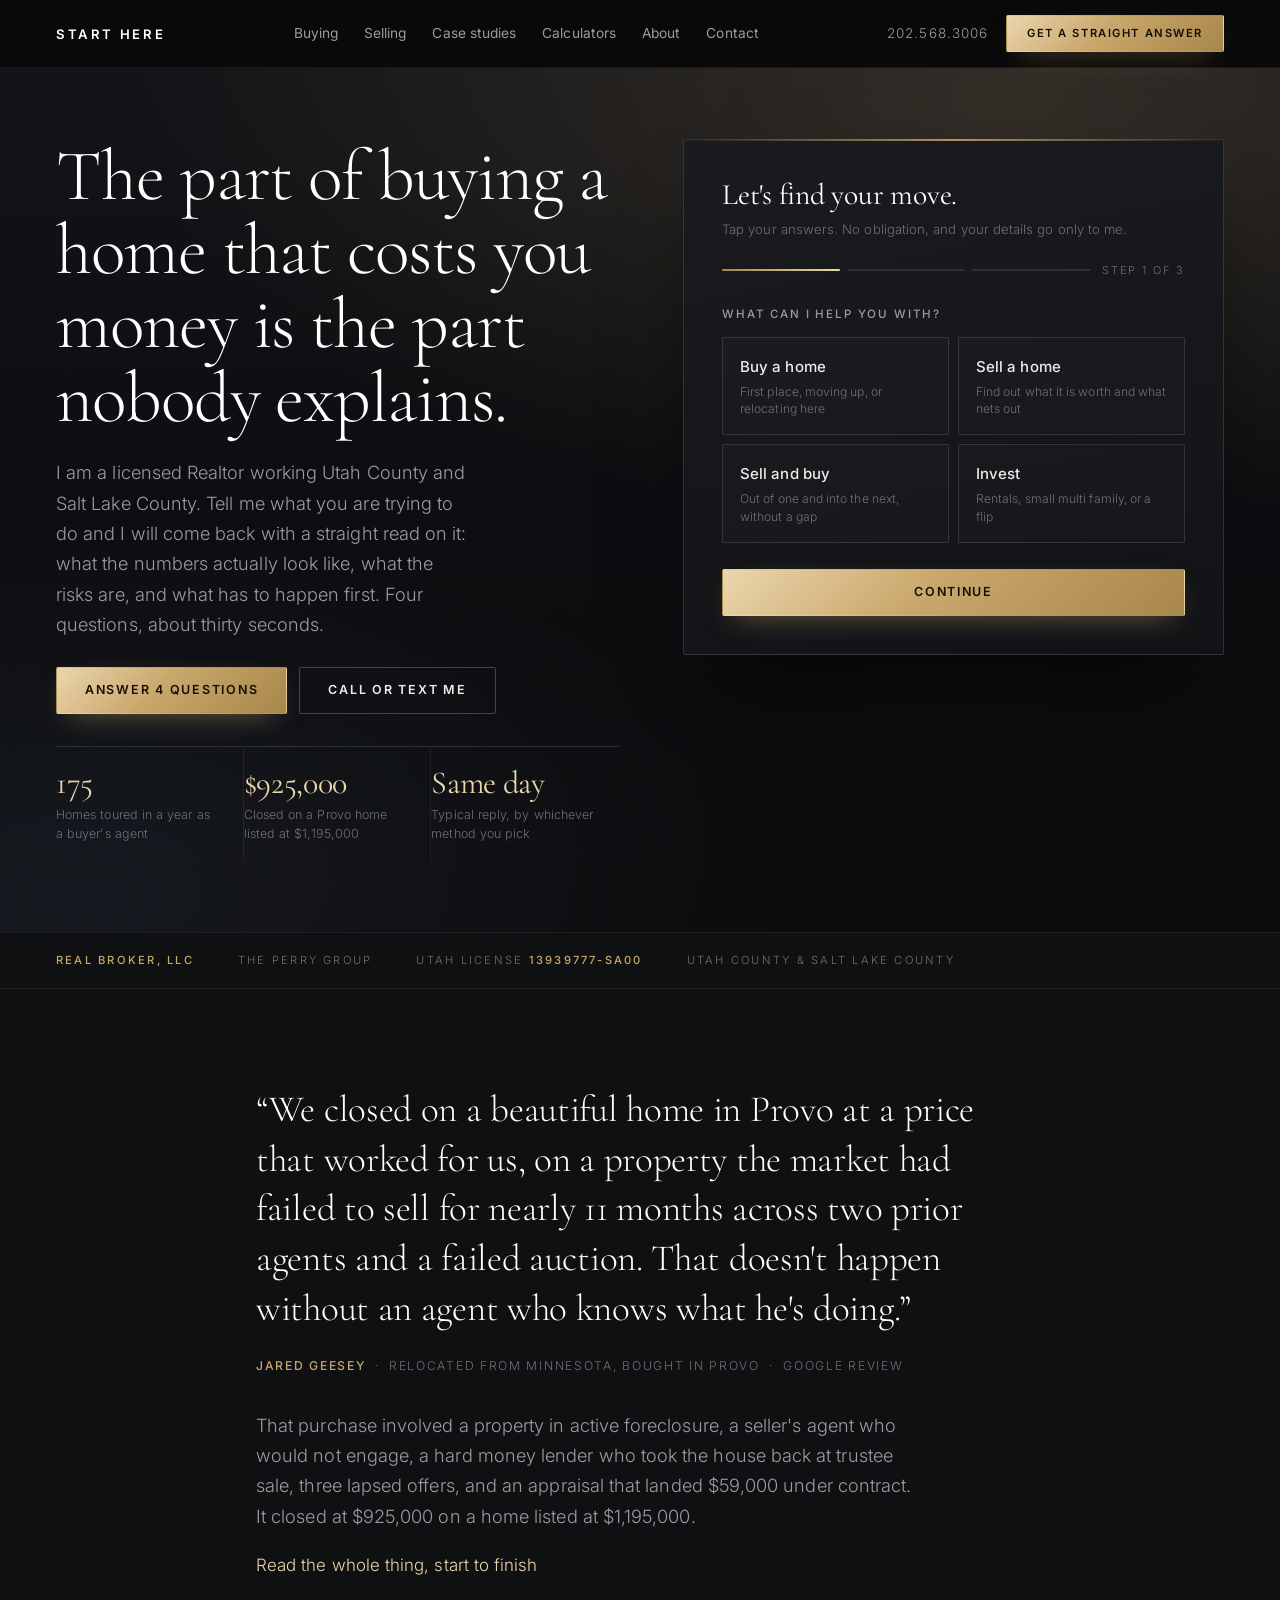
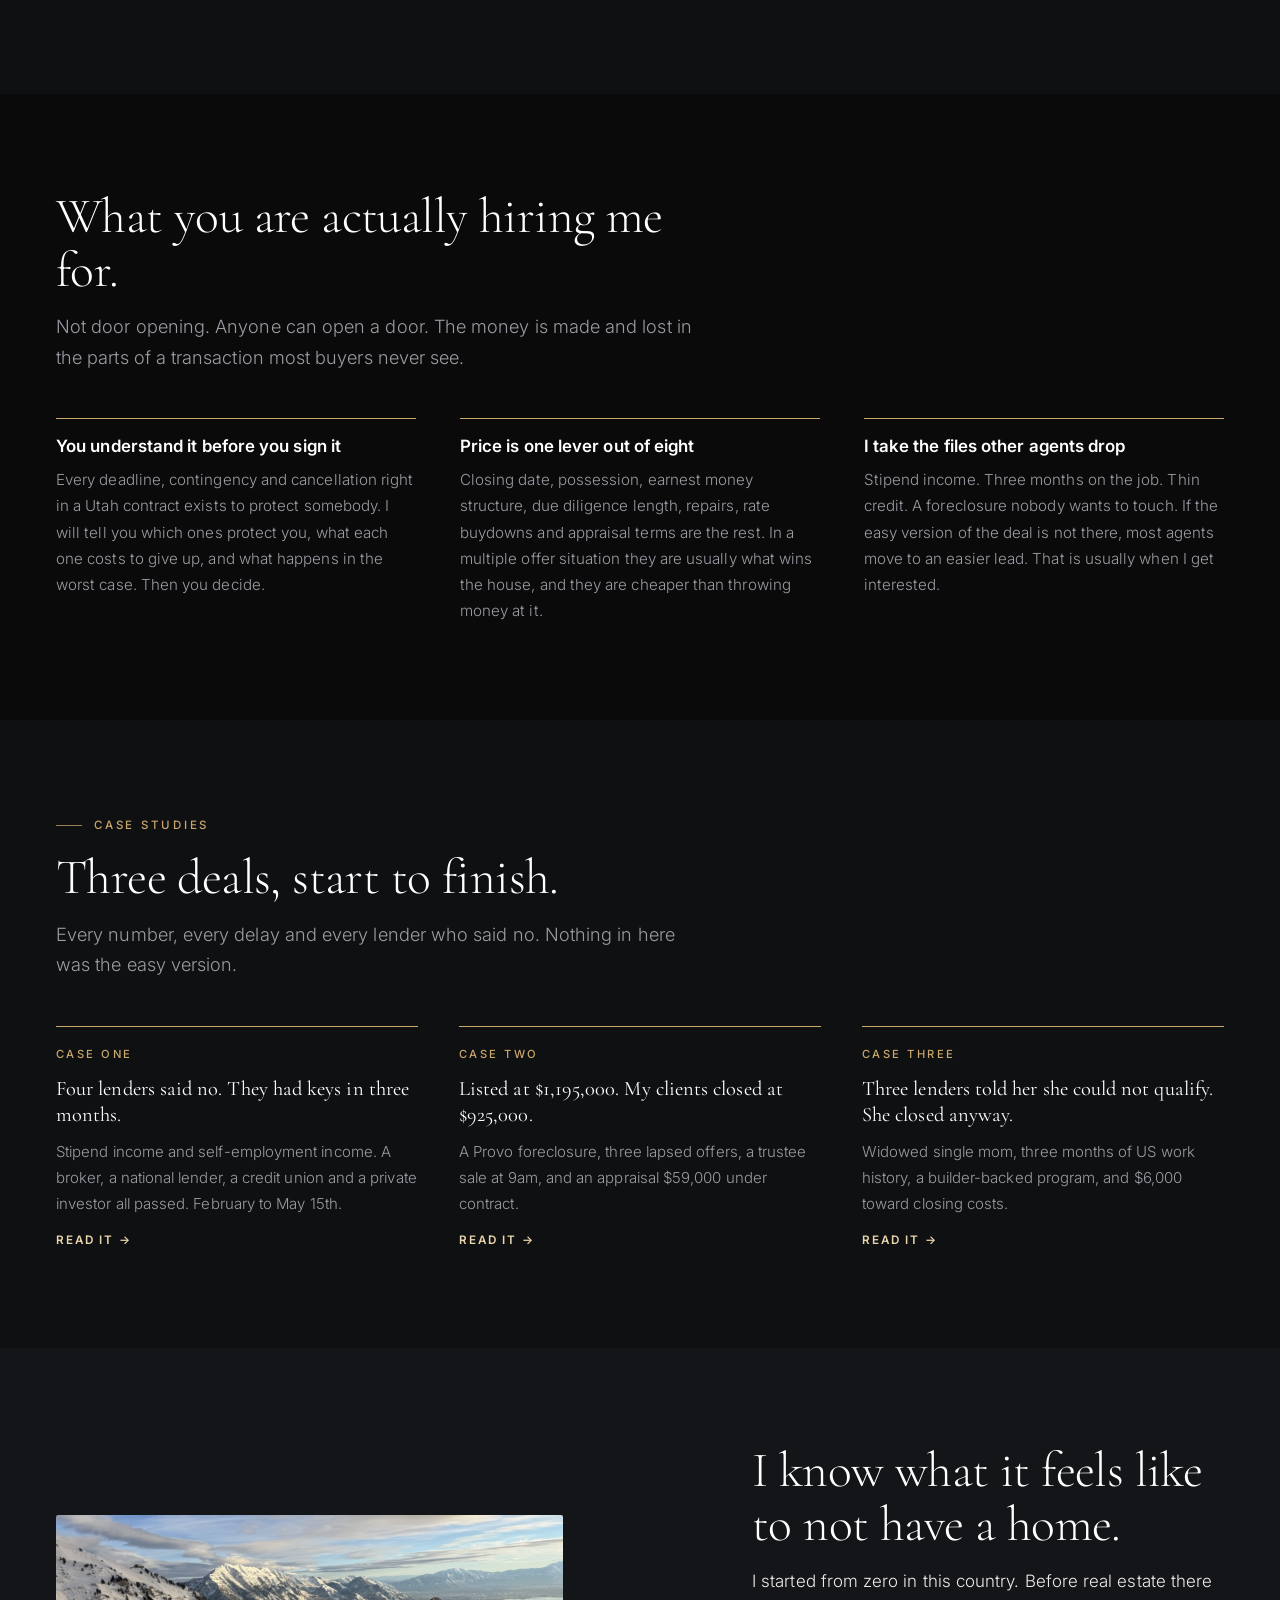
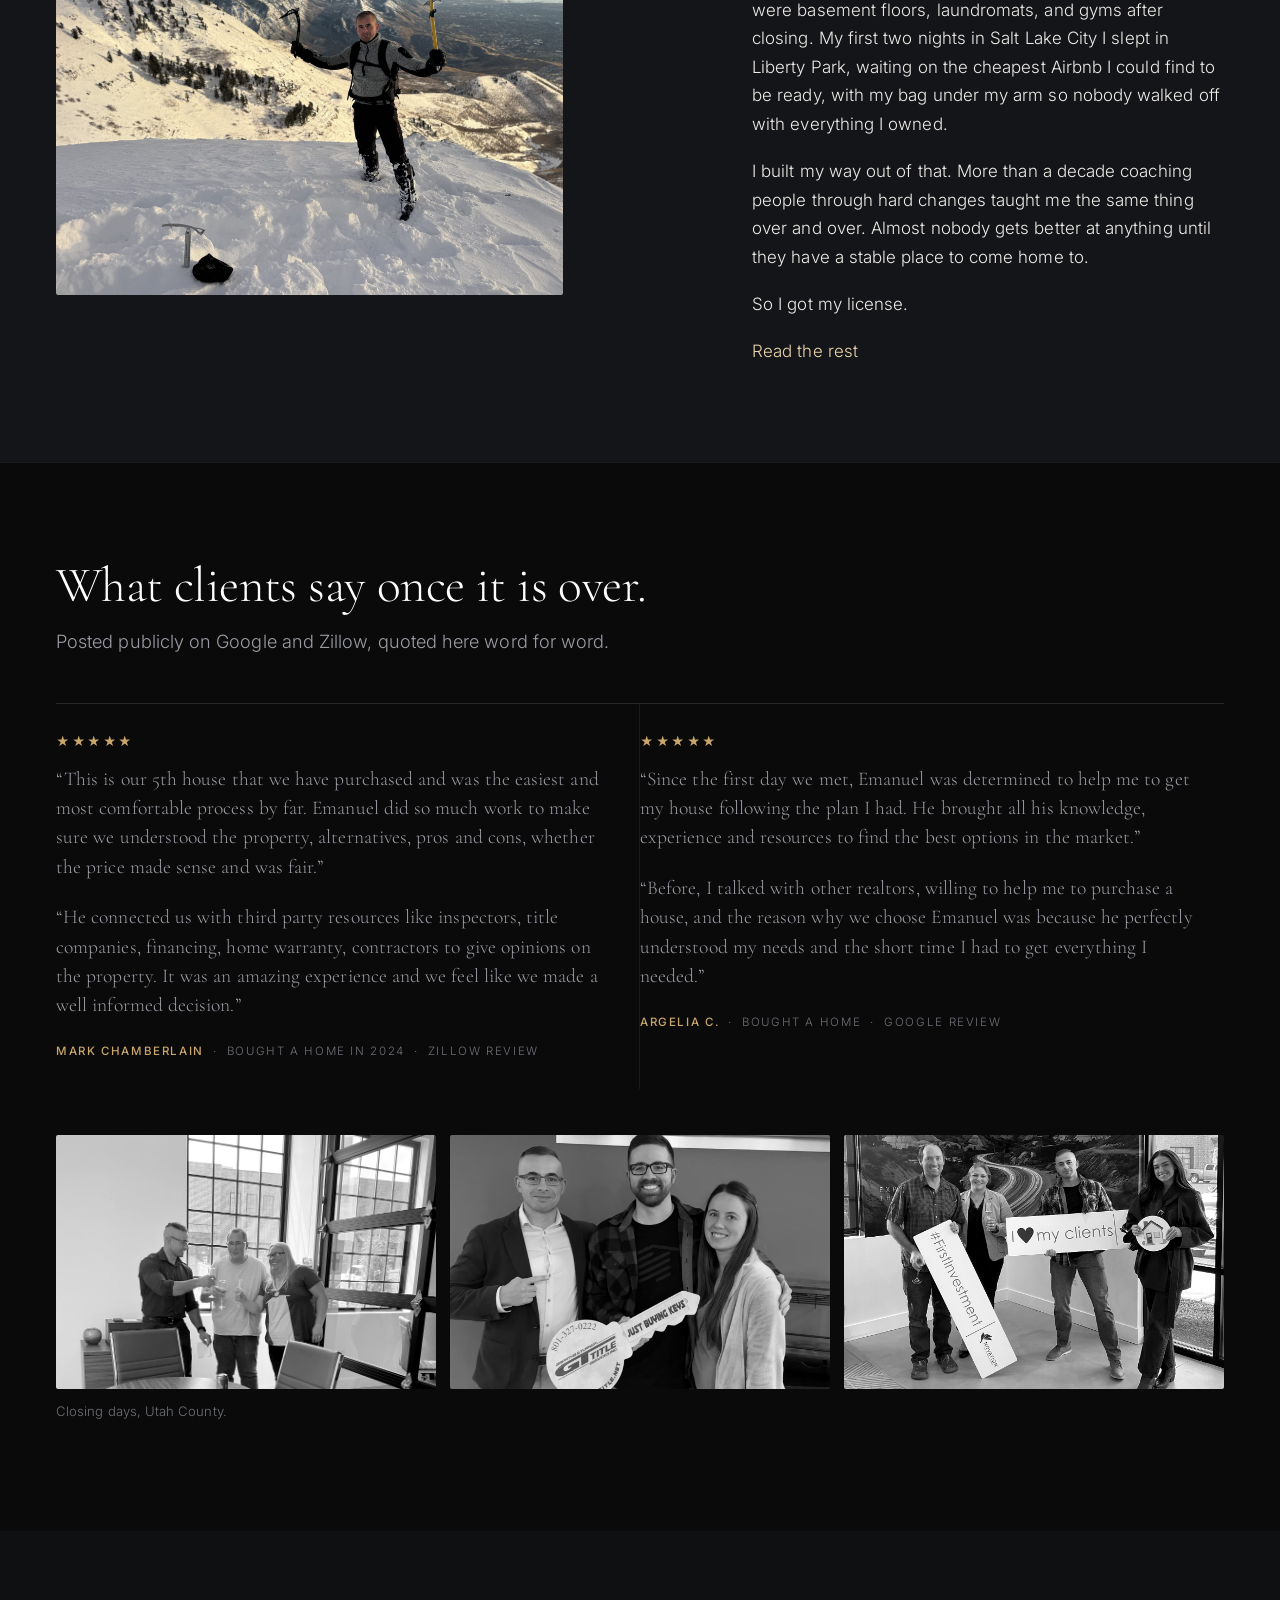
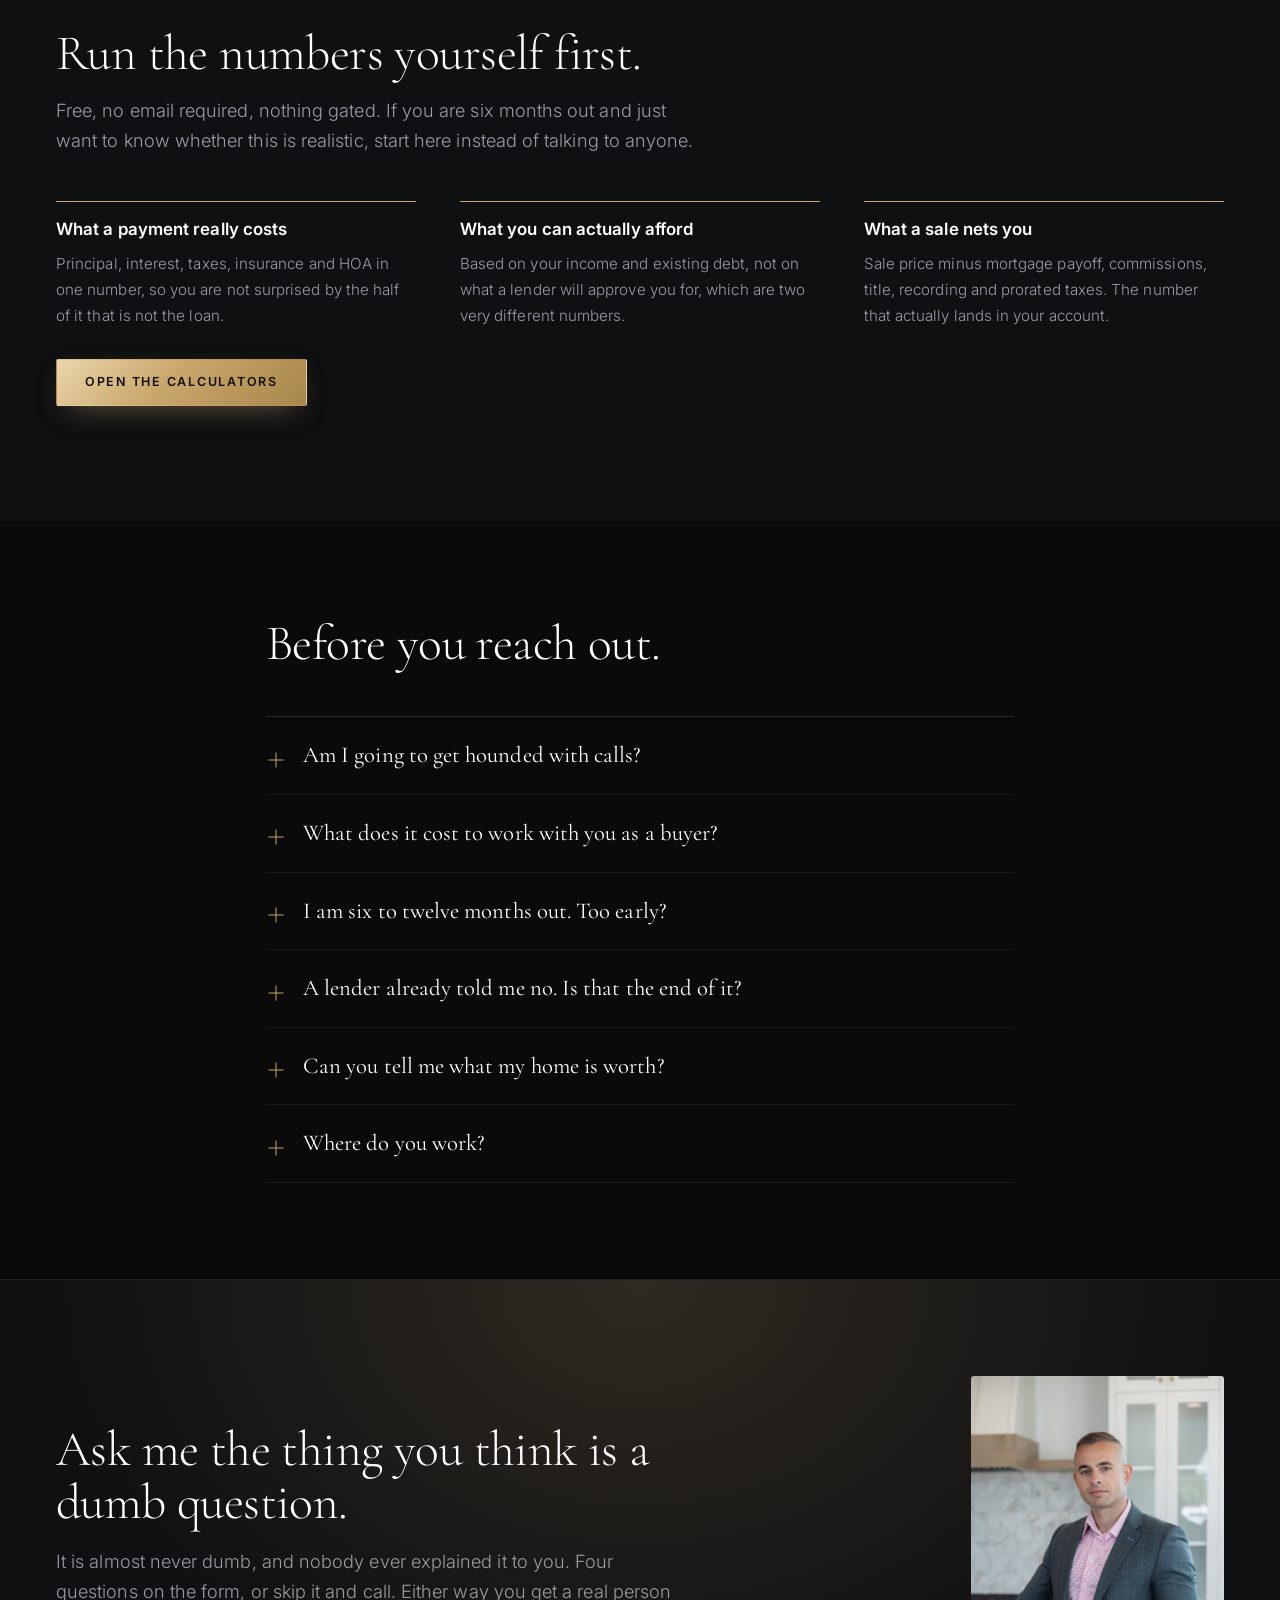
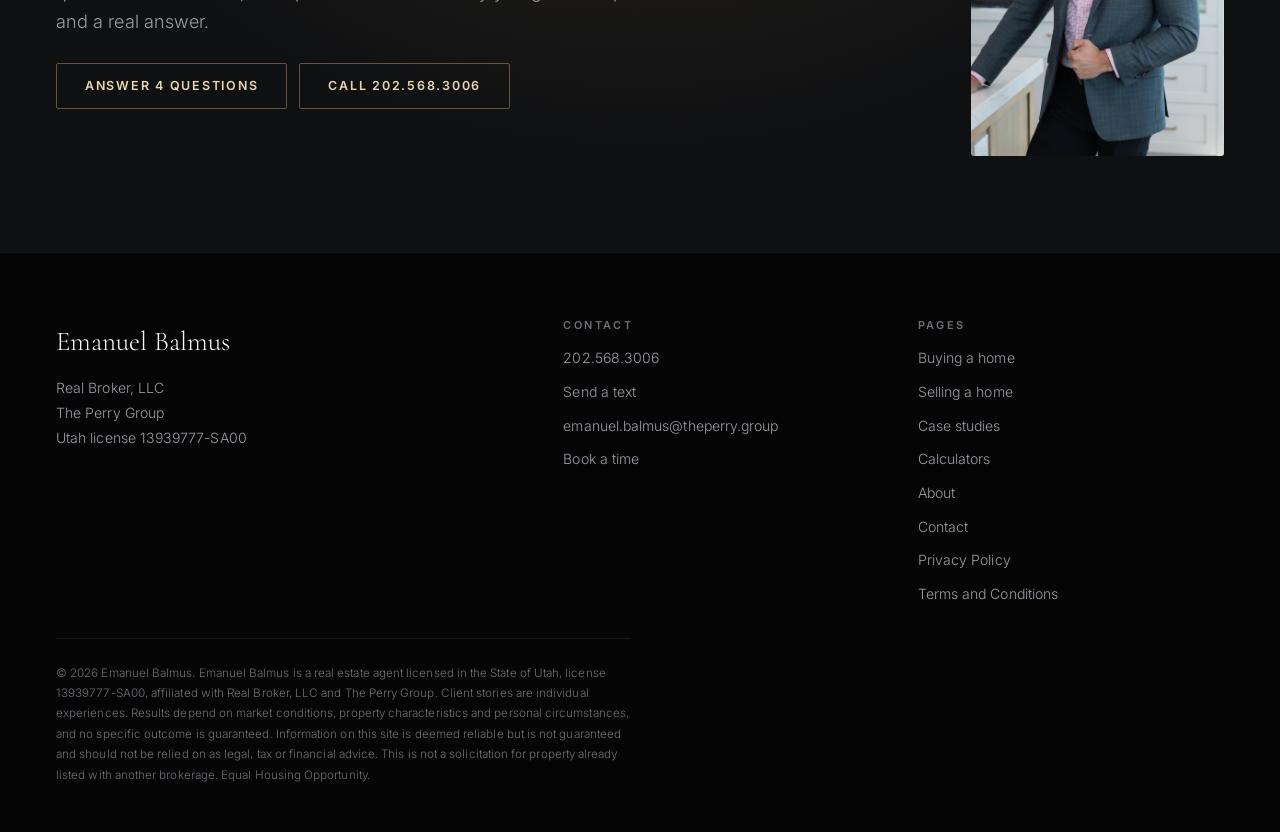
<file: index.html>
<!DOCTYPE html>
<html lang="en" class="no-js">
<head>
<meta charset="utf-8">
<meta name="viewport" content="width=device-width, initial-scale=1, viewport-fit=cover">
<title>Emanuel Balmus | Realtor in Utah County &amp; Salt Lake County</title>
<meta name="description" content="Emanuel Balmus is a licensed Utah Realtor with Real Broker, LLC and The Perry Group. Straight answers on what your move actually costs, before you commit to anything.">
<meta name="theme-color" content="#0A0A0B">
<meta name="robots" content="index, follow">

<meta property="og:type" content="website">
<meta property="og:title" content="Emanuel Balmus | Realtor in Utah County &amp; Salt Lake County">
<meta property="og:description" content="The part of buying a home that costs you money is the part nobody explains. Let's fix that first.">
<meta property="og:image" content="https://emanuelbalmus.com/images/hero-wide.jpg">
<meta property="og:site_name" content="Emanuel Balmus, Real Broker LLC">

<link rel="preconnect" href="https://fonts.googleapis.com">
<link rel="preconnect" href="https://fonts.gstatic.com" crossorigin>
<link href="https://fonts.googleapis.com/css2?family=Cormorant+Garamond:wght@300;400;500;600&family=Inter:wght@300;400;500;600;700&display=swap" rel="stylesheet">
<link rel="stylesheet" href="assets/site.css">
<link rel="icon" href="data:image/svg+xml,%3Csvg xmlns='http://www.w3.org/2000/svg' viewBox='0 0 64 64'%3E%3Crect width='64' height='64' fill='%230A0A0B'/%3E%3Ctext x='32' y='44' font-family='Georgia,serif' font-size='32' fill='%23C9A66B' text-anchor='middle'%3EEB%3C/text%3E%3C/svg%3E">
<script type="application/ld+json">
{
  "@context": "https://schema.org",
  "@type": "RealEstateAgent",
  "@id": "https://emanuelbalmus.com/#agent",
  "name": "Emanuel Balmus",
  "url": "https://emanuelbalmus.com/",
  "image": "https://emanuelbalmus.com/images/hero-wide.jpg",
  "telephone": "+1-202-568-3006",
  "email": "emanuel.balmus@theperry.group",
  "description": "Licensed Utah real estate agent working with buyers in Utah County and Salt Lake County. Explains the whole process, the contract protections and what each term costs, before asking anyone to commit.",
  "knowsLanguage": ["en", "ro"],
  "areaServed": [
    { "@type": "AdministrativeArea", "name": "Utah County, Utah" },
    { "@type": "AdministrativeArea", "name": "Salt Lake County, Utah" }
  ],
  "memberOf": { "@type": "Organization", "name": "The Perry Group" },
  "parentOrganization": { "@type": "RealEstateAgent", "name": "Real Broker, LLC" },
  "hasCredential": {
    "@type": "EducationalOccupationalCredential",
    "credentialCategory": "Real Estate License",
    "identifier": "13939777-SA00",
    "recognizedBy": { "@type": "GovernmentOrganization", "name": "Utah Division of Real Estate" }
  },
  "knowsAbout": [
    "Buying a home in Utah",
    "Writing competitive offers in a multiple offer situation",
    "What a low appraisal means and how to negotiate it",
    "Due diligence and inspection findings",
    "Unpermitted basement finishes and egress requirements",
    "Buyers turned down by a lender"
  ]
}
</script>
</head>

<body>
<a class="skip" href="#main">Skip to content</a>

<!-- ============================ HEADER ============================ -->
<header class="site-head">
  <div class="wrap head-in">
    <a class="mark" href="index.html">
      <span class="mark-name">Start Here</span>
    </a>

    <nav class="nav-links" id="navLinks" aria-label="Main">
      <a href="buyers.html">Buying</a>
      <a href="sellers.html">Selling</a>
      <a href="results.html">Case studies</a>
      <a href="tools.html">Calculators</a>
      <a href="story.html">About</a>
      <a href="contact.html">Contact</a>
    </nav>

    <div class="head-cta">
      <a class="head-tel" href="tel:+12025683006">202.568.3006</a>
      <a class="btn btn-solid" href="#form">Get a straight answer</a>
      <button class="menu-btn" id="menuBtn" aria-expanded="false" aria-controls="navLinks">Menu</button>
    </div>
  </div>
</header>

<main id="main">

<!-- ============================ HERO ============================ -->
<section class="band hero">
  <div class="wrap hero-grid">

    <div class="hero-copy">
      <h1 class="d1">The part of buying a home that costs you money is the part nobody explains.</h1>
      <p class="lede">
        I am a licensed Realtor working Utah County and Salt Lake County. Tell me what you
        are trying to do and I will come back with a straight read on it: what the numbers
        actually look like, what the risks are, and what has to happen first. Four questions,
        about thirty seconds.
      </p>
      <div class="hero-actions">
        <a class="btn btn-solid" href="#form">Answer 4 questions</a>
        <a class="btn btn-line" href="tel:+12025683006">Call or text me</a>
      </div>

      <div class="facts">
        <div class="fact">
          <b>175</b>
          <span>Homes toured in a year as a buyer's agent</span>
        </div>
        <div class="fact">
          <b>$925,000</b>
          <span>Closed on a Provo home listed at $1,195,000</span>
        </div>
        <div class="fact">
          <b>Same day</b>
          <span>Typical reply, by whichever method you pick</span>
        </div>
      </div>
    </div>

    <!-- ============ LEAD FORM ============ -->
    <div class="formcard" id="formCard">
      <a id="form" style="position:relative;top:-90px;display:block;height:0;" aria-hidden="true"></a>

      <div class="done" id="formDone" role="status" aria-live="polite">
        <h2 class="d3">Got it. Talk soon.</h2>
        <p>Your answers are in my inbox. I will come back to you personally, usually the
          same day. If you would rather just put a time on the calendar, do that now and we
          will talk properly.</p>
        <div class="done-links">
          <a class="btn btn-solid" href="https://calendly.com/emanuelbalmus/realestate" target="_blank" rel="noopener">Book a time</a>
          <a class="btn btn-line" href="tel:+12025683006">Call 202.568.3006</a>
          <a class="btn btn-line" href="sms:+12025683006">Send a text</a>
        </div>
      </div>

      <div class="live" id="formLive">
        <h2>Let's find your move.</h2>
        <p class="small">Tap your answers. No obligation, and your details go only to me.</p>

        <div class="prog" aria-hidden="true">
          <i class="on"></i><i></i><i></i>
          <span id="stepLabel">Step 1 of 3</span>
        </div>

        <form id="leadForm" action="https://formspree.io/f/myegqzlp" method="POST" novalidate>
          <input type="hidden" name="_subject" id="subjField" value="New website lead">
          <input type="text" name="_gotcha" class="hp" tabindex="-1" autocomplete="off" aria-hidden="true">
          <input type="hidden" name="Page Source" id="srcField" value="">
          <input type="hidden" name="Campaign" id="utmField" value="">
          <input type="hidden" name="Consent Given" id="consentFlag" value="No">
          <input type="hidden" name="Consent Language Shown" id="consentCopy" value="">
          <input type="hidden" name="Consent Timestamp" id="consentTime" value="">
          <input type="hidden" name="Consent Page" id="consentPage" value="">

          <!-- STEP 1 -->
          <section class="step on" data-step="1" aria-label="Step 1, what you need">
            <div class="fgroup">
              <span class="flabel" id="lbl-intent">What can I help you with?</span>
              <div class="tiles" role="radiogroup" aria-labelledby="lbl-intent">
                <input type="radio" name="Looking To" id="i1" value="Buy a home" data-branch="buy" required>
                <label class="tile" for="i1"><b>Buy a home</b><span>First place, moving up, or relocating here</span></label>

                <input type="radio" name="Looking To" id="i2" value="Sell a home" data-branch="sell">
                <label class="tile" for="i2"><b>Sell a home</b><span>Find out what it is worth and what nets out</span></label>

                <input type="radio" name="Looking To" id="i3" value="Sell and buy" data-branch="buy sell">
                <label class="tile" for="i3"><b>Sell and buy</b><span>Out of one and into the next, without a gap</span></label>

                <input type="radio" name="Looking To" id="i4" value="Invest" data-branch="invest">
                <label class="tile" for="i4"><b>Invest</b><span>Rentals, small multi family, or a flip</span></label>
              </div>
              <p class="err" id="err1">Pick one so I know where to start.</p>
            </div>
            <div class="step-nav">
              <button type="button" class="btn btn-solid" data-next="2">Continue</button>
            </div>
          </section>

          <!-- STEP 2 -->
          <section class="step" data-step="2" aria-label="Step 2, details">

            <div class="branch" data-branch="buy">
              <p class="branch-head">Your purchase</p>
              <div class="fgroup">
                <span class="flabel" id="lbl-price">Price range you are shopping</span>
                <div class="chips" role="radiogroup" aria-labelledby="lbl-price">
                  <input type="radio" name="Price Range" id="p1" value="Under $450K"><label class="chip" for="p1">Under $450K</label>
                  <input type="radio" name="Price Range" id="p2" value="$450K to $650K"><label class="chip" for="p2">$450K to $650K</label>
                  <input type="radio" name="Price Range" id="p3" value="$650K to $900K"><label class="chip" for="p3">$650K to $900K</label>
                  <input type="radio" name="Price Range" id="p4" value="$900K to $1.3M"><label class="chip" for="p4">$900K to $1.3M</label>
                  <input type="radio" name="Price Range" id="p5" value="$1.3M plus"><label class="chip" for="p5">$1.3M and up</label>
                  <input type="radio" name="Price Range" id="p6" value="Still figuring it out"><label class="chip" for="p6">Still figuring it out</label>
                </div>
              </div>
              <div class="fgroup">
                <span class="flabel" id="lbl-area">Where are you looking? <span class="opt">(pick any)</span></span>
                <div class="chips" role="group" aria-labelledby="lbl-area">
                  <input type="checkbox" name="Areas" id="a1" value="Utah County"><label class="chip" for="a1">Utah County</label>
                  <input type="checkbox" name="Areas" id="a2" value="Salt Lake County"><label class="chip" for="a2">Salt Lake County</label>
                  <input type="checkbox" name="Areas" id="a3" value="Somewhere else in Utah"><label class="chip" for="a3">Elsewhere in Utah</label>
                  <input type="checkbox" name="Areas" id="a4" value="Relocating from out of state"><label class="chip" for="a4">Moving from out of state</label>
                  <input type="checkbox" name="Areas" id="a5" value="Open to suggestions"><label class="chip" for="a5">Open to suggestions</label>
                </div>
              </div>
              <div class="fgroup">
                <span class="flabel" id="lbl-fin">Where are you at with financing?</span>
                <div class="chips" role="radiogroup" aria-labelledby="lbl-fin">
                  <input type="radio" name="Financing" id="f1" value="Paying cash"><label class="chip" for="f1">Paying cash</label>
                  <input type="radio" name="Financing" id="f2" value="Pre-approved"><label class="chip" for="f2">Pre-approved</label>
                  <input type="radio" name="Financing" id="f3" value="Talking to a lender"><label class="chip" for="f3">Talking to a lender</label>
                  <input type="radio" name="Financing" id="f4" value="Need a lender introduction"><label class="chip" for="f4">Need a lender intro</label>
                  <input type="radio" name="Financing" id="f5" value="Been turned down before"><label class="chip" for="f5">Been turned down before</label>
                  <input type="radio" name="Financing" id="f6" value="Just starting to look"><label class="chip" for="f6">Just starting</label>
                </div>
              </div>
            </div>

            <div class="branch" data-branch="sell">
              <p class="branch-head">Your sale</p>
              <div class="fgroup">
                <span class="flabel" id="lbl-sarea">Where is the property?</span>
                <div class="chips" role="radiogroup" aria-labelledby="lbl-sarea">
                  <input type="radio" name="Property Area" id="s1" value="Utah County"><label class="chip" for="s1">Utah County</label>
                  <input type="radio" name="Property Area" id="s2" value="Salt Lake County"><label class="chip" for="s2">Salt Lake County</label>
                  <input type="radio" name="Property Area" id="s3" value="Somewhere else in Utah"><label class="chip" for="s3">Elsewhere in Utah</label>
                </div>
              </div>
              <div class="fgroup">
                <span class="flabel" id="lbl-type">Property type</span>
                <div class="chips" role="radiogroup" aria-labelledby="lbl-type">
                  <input type="radio" name="Property Type" id="t1" value="Single family"><label class="chip" for="t1">Single family</label>
                  <input type="radio" name="Property Type" id="t2" value="Townhome"><label class="chip" for="t2">Townhome</label>
                  <input type="radio" name="Property Type" id="t3" value="Condo"><label class="chip" for="t3">Condo</label>
                  <input type="radio" name="Property Type" id="t4" value="Multi family"><label class="chip" for="t4">Multi family</label>
                  <input type="radio" name="Property Type" id="t5" value="Land"><label class="chip" for="t5">Land</label>
                </div>
              </div>
              <div class="fgroup">
                <label class="flabel" for="addr">Street address <span class="opt">(optional, gets you a far more accurate number)</span></label>
                <input class="inp" type="text" id="addr" name="Property Address" placeholder="123 E Center St, Provo, UT" autocomplete="street-address">
              </div>
            </div>

            <div class="branch" data-branch="invest">
              <p class="branch-head">Your criteria</p>
              <div class="fgroup">
                <span class="flabel" id="lbl-strat">What kind of deal are you after?</span>
                <div class="chips" role="radiogroup" aria-labelledby="lbl-strat">
                  <input type="radio" name="Strategy" id="v1" value="Long term rental"><label class="chip" for="v1">Long term rental</label>
                  <input type="radio" name="Strategy" id="v2" value="Short term rental"><label class="chip" for="v2">Short term rental</label>
                  <input type="radio" name="Strategy" id="v3" value="Small multi family"><label class="chip" for="v3">Small multi family</label>
                  <input type="radio" name="Strategy" id="v4" value="Fix and flip"><label class="chip" for="v4">Fix and flip</label>
                  <input type="radio" name="Strategy" id="v5" value="House hack"><label class="chip" for="v5">House hack</label>
                  <input type="radio" name="Strategy" id="v6" value="Open to the right numbers"><label class="chip" for="v6">Open to the numbers</label>
                </div>
              </div>
              <div class="fgroup">
                <span class="flabel" id="lbl-cap">Capital you are working with</span>
                <div class="chips" role="radiogroup" aria-labelledby="lbl-cap">
                  <input type="radio" name="Capital" id="c1" value="Under $100K"><label class="chip" for="c1">Under $100K</label>
                  <input type="radio" name="Capital" id="c2" value="$100K to $250K"><label class="chip" for="c2">$100K to $250K</label>
                  <input type="radio" name="Capital" id="c3" value="$250K to $500K"><label class="chip" for="c3">$250K to $500K</label>
                  <input type="radio" name="Capital" id="c4" value="$500K plus"><label class="chip" for="c4">$500K and up</label>
                  <input type="radio" name="Capital" id="c5" value="Prefer to discuss"><label class="chip" for="c5">Prefer to discuss</label>
                </div>
              </div>
            </div>

            <div class="fgroup">
              <span class="flabel" id="lbl-time">How soon do you want this done?</span>
              <div class="chips" role="radiogroup" aria-labelledby="lbl-time">
                <input type="radio" name="Timeline" id="w1" value="ASAP, next 30 days"><label class="chip" for="w1">As soon as possible</label>
                <input type="radio" name="Timeline" id="w2" value="1 to 3 months"><label class="chip" for="w2">1 to 3 months</label>
                <input type="radio" name="Timeline" id="w3" value="3 to 6 months"><label class="chip" for="w3">3 to 6 months</label>
                <input type="radio" name="Timeline" id="w4" value="6 to 12 months"><label class="chip" for="w4">6 to 12 months</label>
                <input type="radio" name="Timeline" id="w5" value="Just researching for now"><label class="chip" for="w5">Just researching</label>
              </div>
              <p class="err" id="err2">Give me a rough timeline so I send the right thing.</p>
            </div>

            <div class="step-nav">
              <button type="button" class="back" data-back="1">Back</button>
              <button type="button" class="btn btn-solid" data-next="3">Continue</button>
            </div>
          </section>

          <!-- STEP 3 -->
          <section class="step" data-step="3" aria-label="Step 3, how to reach you">
            <div class="fgroup">
              <div class="grid2">
                <div>
                  <label class="flabel" for="fname">First name</label>
                  <input class="inp" type="text" id="fname" name="First Name" autocomplete="given-name" required>
                </div>
                <div>
                  <label class="flabel" for="lname">Last name</label>
                  <input class="inp" type="text" id="lname" name="Last Name" autocomplete="family-name">
                </div>
              </div>
            </div>
            <div class="fgroup">
              <div class="grid2">
                <div>
                  <label class="flabel" for="phone">Phone</label>
                  <input class="inp" type="tel" id="phone" name="Phone" placeholder="(801) 555-0134" autocomplete="tel" inputmode="tel" required>
                </div>
                <div>
                  <label class="flabel" for="email">Email</label>
                  <input class="inp" type="email" id="email" name="Email" placeholder="you@email.com" autocomplete="email" inputmode="email" required>
                </div>
              </div>
              <p class="err" id="err3">I need a name, a working phone number, and a valid email.</p>
            </div>
            <div class="fgroup">
              <span class="flabel" id="lbl-reach">Best way to reach you</span>
              <div class="chips" role="radiogroup" aria-labelledby="lbl-reach">
                <input type="radio" name="Best Contact Method" id="r1" value="Text" checked><label class="chip" for="r1">Text</label>
                <input type="radio" name="Best Contact Method" id="r2" value="Call"><label class="chip" for="r2">Call</label>
                <input type="radio" name="Best Contact Method" id="r3" value="Email"><label class="chip" for="r3">Email</label>
              </div>
            </div>
            <div class="fgroup">
              <label class="flabel" for="notes">Anything I should know? <span class="opt">(optional)</span></label>
              <textarea class="inp" id="notes" name="Notes" rows="3" placeholder="Lease ends in October, need a yard for two dogs, been turned down by two lenders already..."></textarea>
            </div>
            <div class="fgroup">
              <label class="consent">
                <input type="checkbox" id="tcpa" name="SMS and Call Consent" value="Yes">
                <span class="consent-box" aria-hidden="true"></span>
                <span class="consent-text" id="tcpaText">I agree that Emanuel Balmus and The Perry Group, Real Broker, LLC, may call and text me at the number above about real estate services, including messages sent using an automated system or a prerecorded voice. Consent is not a condition of buying or selling a home or of getting an answer from me. Message frequency varies, up to 10 per month. Message and data rates may apply. Reply STOP to stop, HELP for help. See the <a href="privacy.html" target="_blank" rel="noopener">Privacy Policy</a> and <a href="terms.html" target="_blank" rel="noopener">Terms</a>.</span>
              </label>
            </div>
            <div class="step-nav">
              <button type="button" class="back" data-back="2">Back</button>
              <button type="submit" class="btn btn-solid" id="submitBtn">Send it over</button>
            </div>
            <p class="err" id="errSend">That did not send. Please call or text 202.568.3006 and I will take care of it.</p>
            <p class="fineprint">Checking that box is optional. Either way your message reaches me and
              I reply using the method you picked above. Your information comes straight to me. I do
              not sell it, share it, or add you to a drip campaign you did not ask for.</p>
          </section>
        </form>
      </div>
    </div>

  </div>
</section>

<!-- ============================ CREDENTIAL STRIP ============================ -->
<div class="strip">
  <div class="wrap strip-in">
    <span><b>Real Broker, LLC</b></span>
    <span>The Perry Group</span>
    <span>Utah license <b>13939777-SA00</b></span>
    <span>Utah County &amp; Salt Lake County</span>
  </div>
</div>

<!-- ============================ LEAD REVIEW ============================ -->
<section class="band band-wash">
  <div class="wrap pull">
    <blockquote>
      “We closed on a beautiful home in Provo at a price that worked for us, on a property
      the market had failed to sell for nearly 11 months across two prior agents and a failed
      auction. That doesn't happen without an agent who knows what he's doing.”
    </blockquote>
    <cite>
      <b>Jared Geesey</b> &nbsp;·&nbsp; relocated from Minnesota, bought in Provo &nbsp;·&nbsp; Google review
    </cite>

    <p class="lede" style="margin-top:34px;max-width:60ch">
      That purchase involved a property in active foreclosure, a seller's agent who would not
      engage, a hard money lender who took the house back at trustee sale, three lapsed offers,
      and an appraisal that landed $59,000 under contract. It closed at $925,000 on a home
      listed at $1,195,000.
    </p>
    <p><a href="results.html">Read the whole thing, start to finish</a></p>
  </div>
</section>

<!-- ============================ WHAT I DO ============================ -->
<section class="band">
  <div class="wrap">
    <div class="sec-head">
      <h2 class="d2">What you are actually hiring me for.</h2>
      <p class="lede">Not door opening. Anyone can open a door. The money is made and lost in the
        parts of a transaction most buyers never see.</p>
    </div>

    <div class="cols">
      <div class="col col-rule">
        <h3>You understand it before you sign it</h3>
        <p>Every deadline, contingency and cancellation right in a Utah contract exists to protect
          somebody. I will tell you which ones protect you, what each one costs to give up, and
          what happens in the worst case. Then you decide.</p>
      </div>
      <div class="col col-rule">
        <h3>Price is one lever out of eight</h3>
        <p>Closing date, possession, earnest money structure, due diligence length, repairs,
          rate buydowns and appraisal terms are the rest. In a multiple offer situation they are
          usually what wins the house, and they are cheaper than throwing money at it.</p>
      </div>
      <div class="col col-rule">
        <h3>I take the files other agents drop</h3>
        <p>Stipend income. Three months on the job. Thin credit. A foreclosure nobody wants to
          touch. If the easy version of the deal is not there, most agents move to an easier
          lead. That is usually when I get interested.</p>
      </div>
    </div>
  </div>
</section>

<!-- ============================ CASE STUDIES ============================ -->
<section class="band band-wash">
  <div class="wrap">
    <div class="sec-head">
      <p class="kicker">Case studies</p>
      <h2 class="d2">Three deals, start to finish.</h2>
      <p class="lede">Every number, every delay and every lender who said no. Nothing in here was
        the easy version.</p>
    </div>

    <div class="caselist">
      <a class="casecard" href="results.html">
        <em>Case one</em>
        <b>Four lenders said no. They had keys in three months.</b>
        <p>Stipend income and self-employment income. A broker, a national lender, a credit union
          and a private investor all passed. February to May 15th.</p>
        <span class="more">Read it &rarr;</span>
      </a>
      <a class="casecard" href="results.html">
        <em>Case two</em>
        <b>Listed at $1,195,000. My clients closed at $925,000.</b>
        <p>A Provo foreclosure, three lapsed offers, a trustee sale at 9am, and an appraisal
          $59,000 under contract.</p>
        <span class="more">Read it &rarr;</span>
      </a>
      <a class="casecard" href="results.html">
        <em>Case three</em>
        <b>Three lenders told her she could not qualify. She closed anyway.</b>
        <p>Widowed single mom, three months of US work history, a builder-backed program, and
          $6,000 toward closing costs.</p>
        <span class="more">Read it &rarr;</span>
      </a>
    </div>
  </div>
</section>

<!-- ============================ STORY TEASER ============================ -->
<section class="band band-paper2">
  <div class="wrap split split-wide">
    <img src="images/summit.jpg" width="2000" height="1500"
         alt="Emanuel Balmus on a snow covered summit above the Salt Lake Valley at sunrise">
    <div>
      <h2 class="d2" style="margin-bottom:16px">I know what it feels like to not have a home.</h2>
      <p>I started from zero in this country. Before real estate there were basement floors,
        laundromats, and gyms after closing. My first two nights in Salt Lake City I slept in
        Liberty Park, waiting on the cheapest Airbnb I could find to be ready, with my bag under
        my arm so nobody walked off with everything I owned.</p>
      <p>I built my way out of that. More than a decade coaching people through hard changes taught
        me the same thing over and over. Almost nobody gets better at anything until they have a
        stable place to come home to.</p>
      <p>So I got my license.</p>
      <p style="margin-bottom:0"><a href="story.html">Read the rest</a></p>
    </div>
  </div>
</section>

<!-- ============================ MORE REVIEWS ============================ -->
<section class="band">
  <div class="wrap">
    <div class="sec-head">
      <h2 class="d2">What clients say once it is over.</h2>
      <p class="lede">Posted publicly on Google and Zillow, quoted here word for word.</p>
    </div>

    <div class="reviews">
      <div class="review">
        <p class="stars" aria-label="Five out of five">★★★★★</p>
        <p>“This is our 5th house that we have purchased and was the easiest and most comfortable
          process by far. Emanuel did so much work to make sure we understood the property,
          alternatives, pros and cons, whether the price made sense and was fair.”</p>
        <p>“He connected us with third party resources like inspectors, title companies, financing,
          home warranty, contractors to give opinions on the property. It was an amazing experience
          and we feel like we made a well informed decision.”</p>
        <cite><b>Mark Chamberlain</b> &nbsp;·&nbsp; bought a home in 2024 &nbsp;·&nbsp; Zillow review</cite>
      </div>

      <div class="review">
        <p class="stars" aria-label="Five out of five">★★★★★</p>
        <p>“Since the first day we met, Emanuel was determined to help me to get my house following
          the plan I had. He brought all his knowledge, experience and resources to find the best
          options in the market.”</p>
        <p>“Before, I talked with other realtors, willing to help me to purchase a house, and the
          reason why we choose Emanuel was because he perfectly understood my needs and the short
          time I had to get everything I needed.”</p>
        <cite><b>Argelia C.</b> &nbsp;·&nbsp; bought a home &nbsp;·&nbsp; Google review</cite>
      </div>
    </div>

    <div class="photo-row" style="margin-top:46px">
      <figure>
        <img src="images/closing-toast.jpg" width="1600" height="1650"
             alt="Emanuel toasting with two clients at a closing table">
      </figure>
      <figure>
        <img src="images/closing-c.jpg" width="1500" height="919"
             alt="Emanuel with a couple on their closing day">
      </figure>
      <figure>
        <img src="images/closing-clients.jpg" width="1400" height="933" loading="lazy"
             alt="Emanuel with clients at the title company on closing day, holding first investment and I love my clients signs">
      </figure>
    </div>
    <p class="small" style="margin-top:12px">Closing days, Utah County.</p>
  </div>
</section>

<!-- ============================ TOOLS ============================ -->
<section class="band band-wash">
  <div class="wrap">
    <div class="sec-head">
      <h2 class="d2">Run the numbers yourself first.</h2>
      <p class="lede">Free, no email required, nothing gated. If you are six months out and just
        want to know whether this is realistic, start here instead of talking to anyone.</p>
    </div>
    <div class="cols">
      <div class="col col-rule">
        <h3>What a payment really costs</h3>
        <p>Principal, interest, taxes, insurance and HOA in one number, so you are not surprised
          by the half of it that is not the loan.</p>
      </div>
      <div class="col col-rule">
        <h3>What you can actually afford</h3>
        <p>Based on your income and existing debt, not on what a lender will approve you for,
          which are two very different numbers.</p>
      </div>
      <div class="col col-rule">
        <h3>What a sale nets you</h3>
        <p>Sale price minus mortgage payoff, commissions, title, recording and prorated taxes.
          The number that actually lands in your account.</p>
      </div>
    </div>
    <p style="margin-top:30px"><a class="btn btn-solid" href="tools.html">Open the calculators</a></p>
  </div>
</section>

<!-- ============================ FAQ ============================ -->
<section class="band">
  <div class="wrap narrow">
    <div class="sec-head">
      <h2 class="d2">Before you reach out.</h2>
    </div>

    <div class="discl">
      <details>
        <summary><span class="sign" aria-hidden="true"></span>Am I going to get hounded with calls?</summary>
        <div class="answer">
          <p>No. You tell me how you want to be contacted and I use that. One good conversation
            beats fifteen bad ones, and if the timing is not right I will say so and check back
            when you ask me to.</p>
        </div>
      </details>
      <details>
        <summary><span class="sign" aria-hidden="true"></span>What does it cost to work with you as a buyer?</summary>
        <div class="answer">
          <p>We go over compensation in writing before you tour a single home, so nothing is a
            surprise later. In many cases the seller side contributes toward it. I will walk you
            through exactly how it works for your situation before you commit to anything.</p>
        </div>
      </details>
      <details>
        <summary><span class="sign" aria-hidden="true"></span>I am six to twelve months out. Too early?</summary>
        <div class="answer">
          <p>That is the best time to start. The people who do well here are the ones who prepped
            early: credit cleaned up, lender conversation had, alerts running, and a clear idea of
            what they are looking for before anything good hits the market.</p>
          <p>Reach out now and coast later. There is nothing to buy and nothing to sign.</p>
        </div>
      </details>
      <details>
        <summary><span class="sign" aria-hidden="true"></span>A lender already told me no. Is that the end of it?</summary>
        <div class="answer">
          <p>Not always. I have had clients turned down by a credit union, a national lender, a
            local lender and several investors who still closed, because somebody was finally
            willing to underwrite the whole picture instead of one line on a form.</p>
          <p>Sometimes the answer really is not yet, and I will tell you that plainly rather than
            waste your time. But one no is not the same as the answer.</p>
        </div>
      </details>
      <details>
        <summary><span class="sign" aria-hidden="true"></span>Can you tell me what my home is worth?</summary>
        <div class="answer">
          <p>Yes, and not a Zestimate. I will pull the real comparable sales, factor in your
            finishes and location, and give you a realistic range plus what you would actually
            net after costs. No charge, and no obligation to list with me or anyone.</p>
        </div>
      </details>
      <details>
        <summary><span class="sign" aria-hidden="true"></span>Where do you work?</summary>
        <div class="answer">
          <p>Utah County and Salt Lake County. If your move is somewhere else in Utah or out of
            state, tell me anyway. I will connect you with a vetted agent in that market and stay
            involved enough to make sure you are looked after.</p>
        </div>
      </details>
    </div>
  </div>
</section>

<!-- ============================ FINAL CTA ============================ -->
<section class="band band-ink">
  <div class="wrap cta-block">
    <div>
      <h2 class="d2" style="margin-bottom:16px">Ask me the thing you think is a dumb question.</h2>
      <p class="lede" style="margin-bottom:0">It is almost never dumb, and nobody ever explained it
        to you. Four questions on the form, or skip it and call. Either way you get a real person
        and a real answer.</p>
      <div class="cta-actions">
        <a class="btn btn-pale" href="#form">Answer 4 questions</a>
        <a class="btn btn-pale" href="tel:+12025683006">Call 202.568.3006</a>
      </div>
    </div>
    <figure style="margin:0">
      <img src="images/pro-counter.jpg" width="1100" height="1650" loading="lazy" style="border-radius:3px"
           alt="Emanuel Balmus, Realtor with Real Broker LLC and The Perry Group, Utah license 13939777-SA00">
    </figure>
  </div>
</section>

</main>

<!-- ============================ FOOTER ============================ -->
<footer class="site-foot">
  <div class="wrap">
    <div class="foot-grid">
      <div>
        <div class="foot-name">Emanuel Balmus</div>
        <p style="margin:0;line-height:1.8">
          Real Broker, LLC<br>The Perry Group<br>Utah license 13939777-SA00
        </p>
      </div>
      <div>
        <h3>Contact</h3>
        <ul class="foot-list">
          <li><a href="tel:+12025683006">202.568.3006</a></li>
          <li><a href="sms:+12025683006">Send a text</a></li>
          <li><a href="mailto:emanuel.balmus@theperry.group">emanuel.balmus@theperry.group</a></li>
          <li><a href="https://calendly.com/emanuelbalmus/realestate" target="_blank" rel="noopener">Book a time</a></li>
        </ul>
      </div>
      <div>
        <h3>Pages</h3>
        <ul class="foot-list">
          <li><a href="buyers.html">Buying a home</a></li>
          <li><a href="sellers.html">Selling a home</a></li>
          <li><a href="results.html">Case studies</a></li>
          <li><a href="tools.html">Calculators</a></li>
          <li><a href="story.html">About</a></li>
          <li><a href="contact.html">Contact</a></li>
          <li><a href="privacy.html">Privacy Policy</a></li>
          <li><a href="terms.html">Terms and Conditions</a></li>
        </ul>
      </div>
    </div>

    <p class="foot-legal">
      &copy; <span class="yr">2026</span> Emanuel Balmus. Emanuel Balmus is a real estate agent
      licensed in the State of Utah, license 13939777-SA00, affiliated with Real Broker, LLC and
      The Perry Group. Client stories are individual experiences. Results depend on market
      conditions, property characteristics and personal circumstances, and no specific outcome is
      guaranteed. Information on this site is deemed reliable but is not guaranteed and should not
      be relied on as legal, tax or financial advice. This is not a solicitation for property
      already listed with another brokerage. Equal Housing Opportunity.
    </p>
  </div>
</footer>

<script src="assets/site.js"></script>
</body>
</html>
</file>
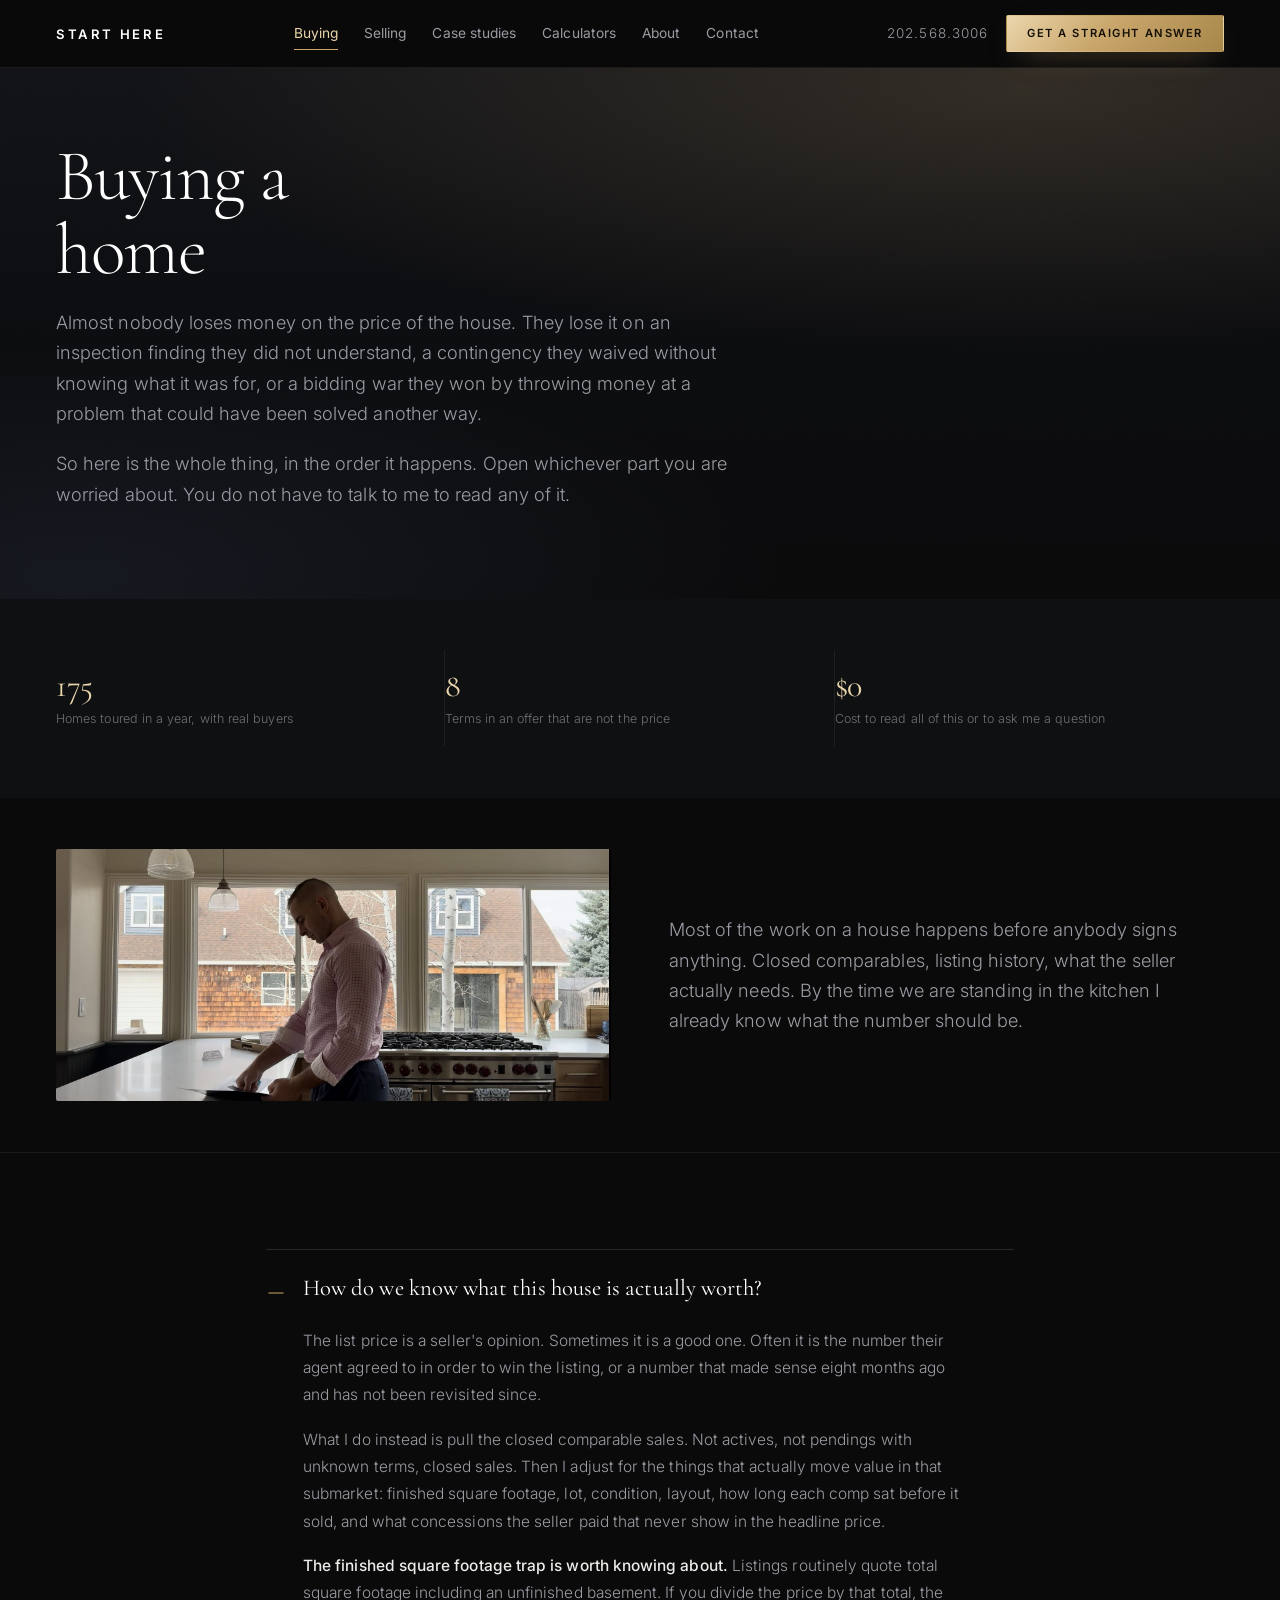
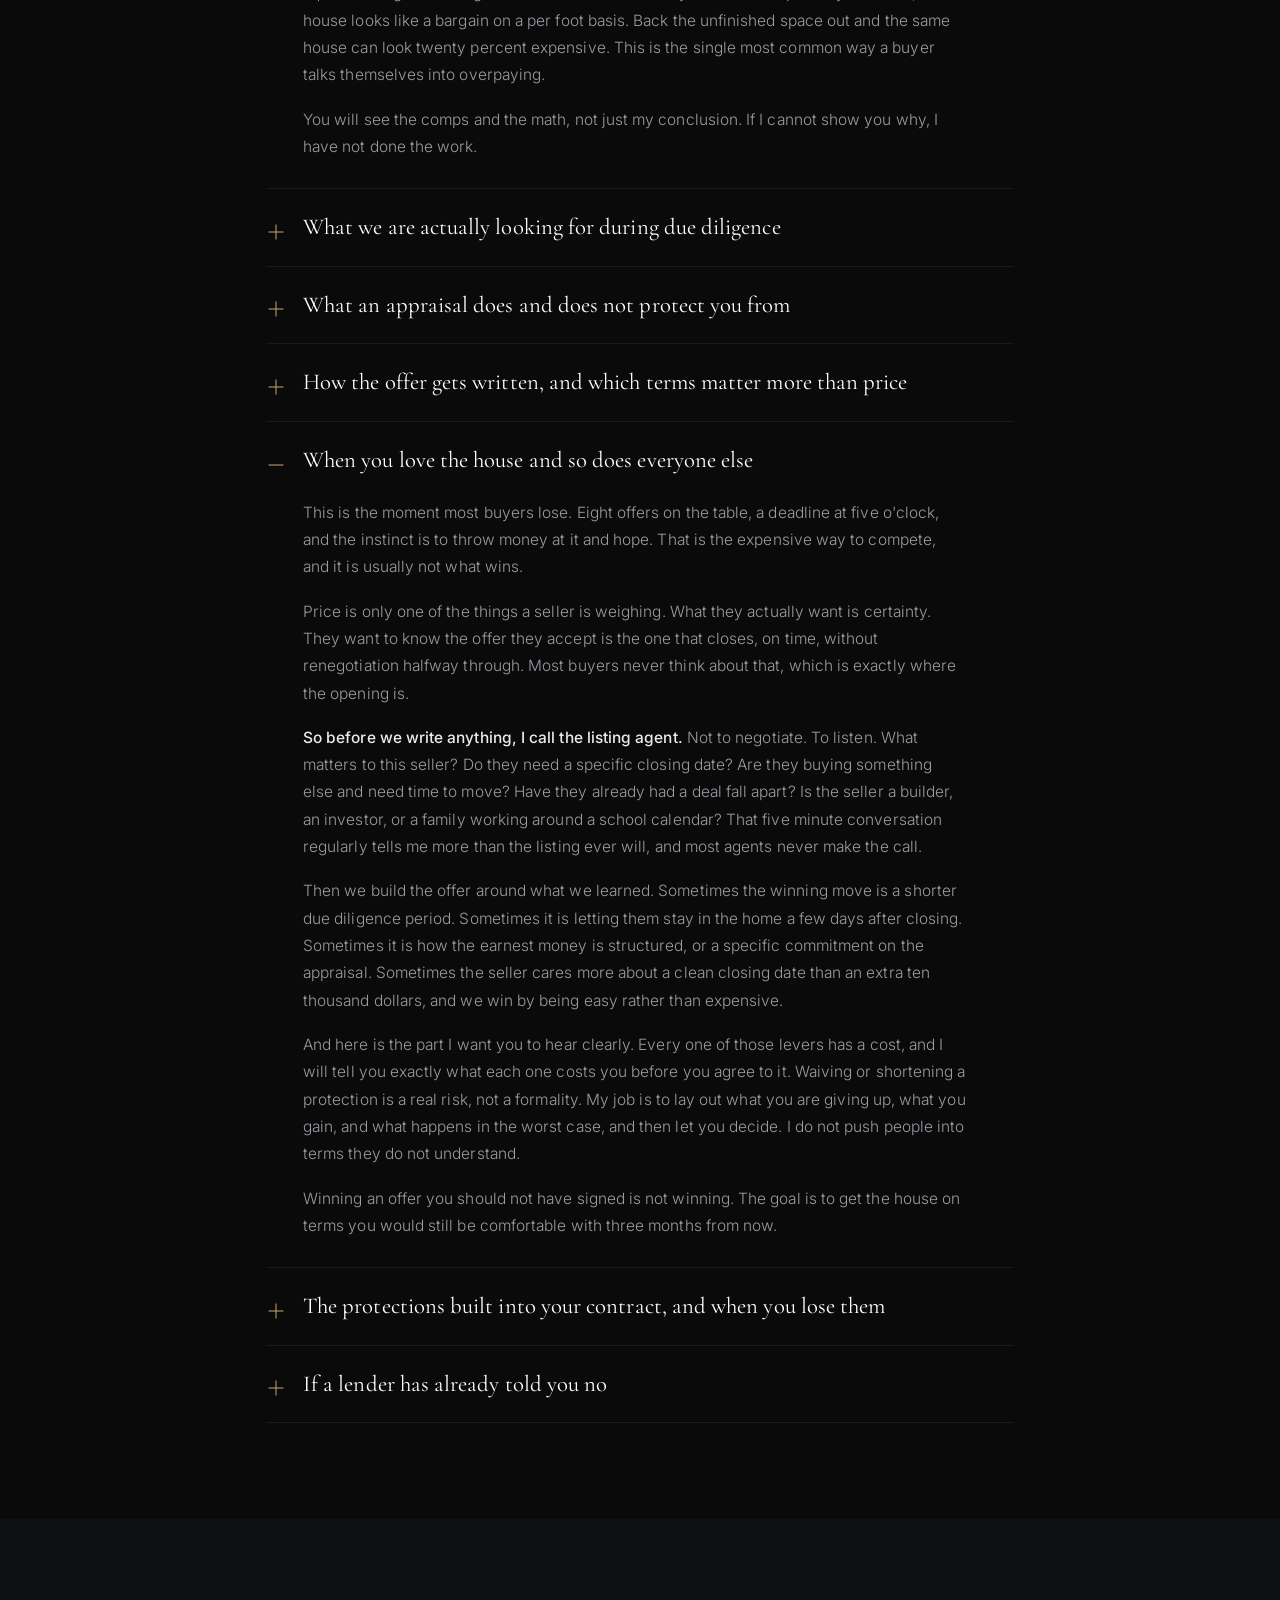
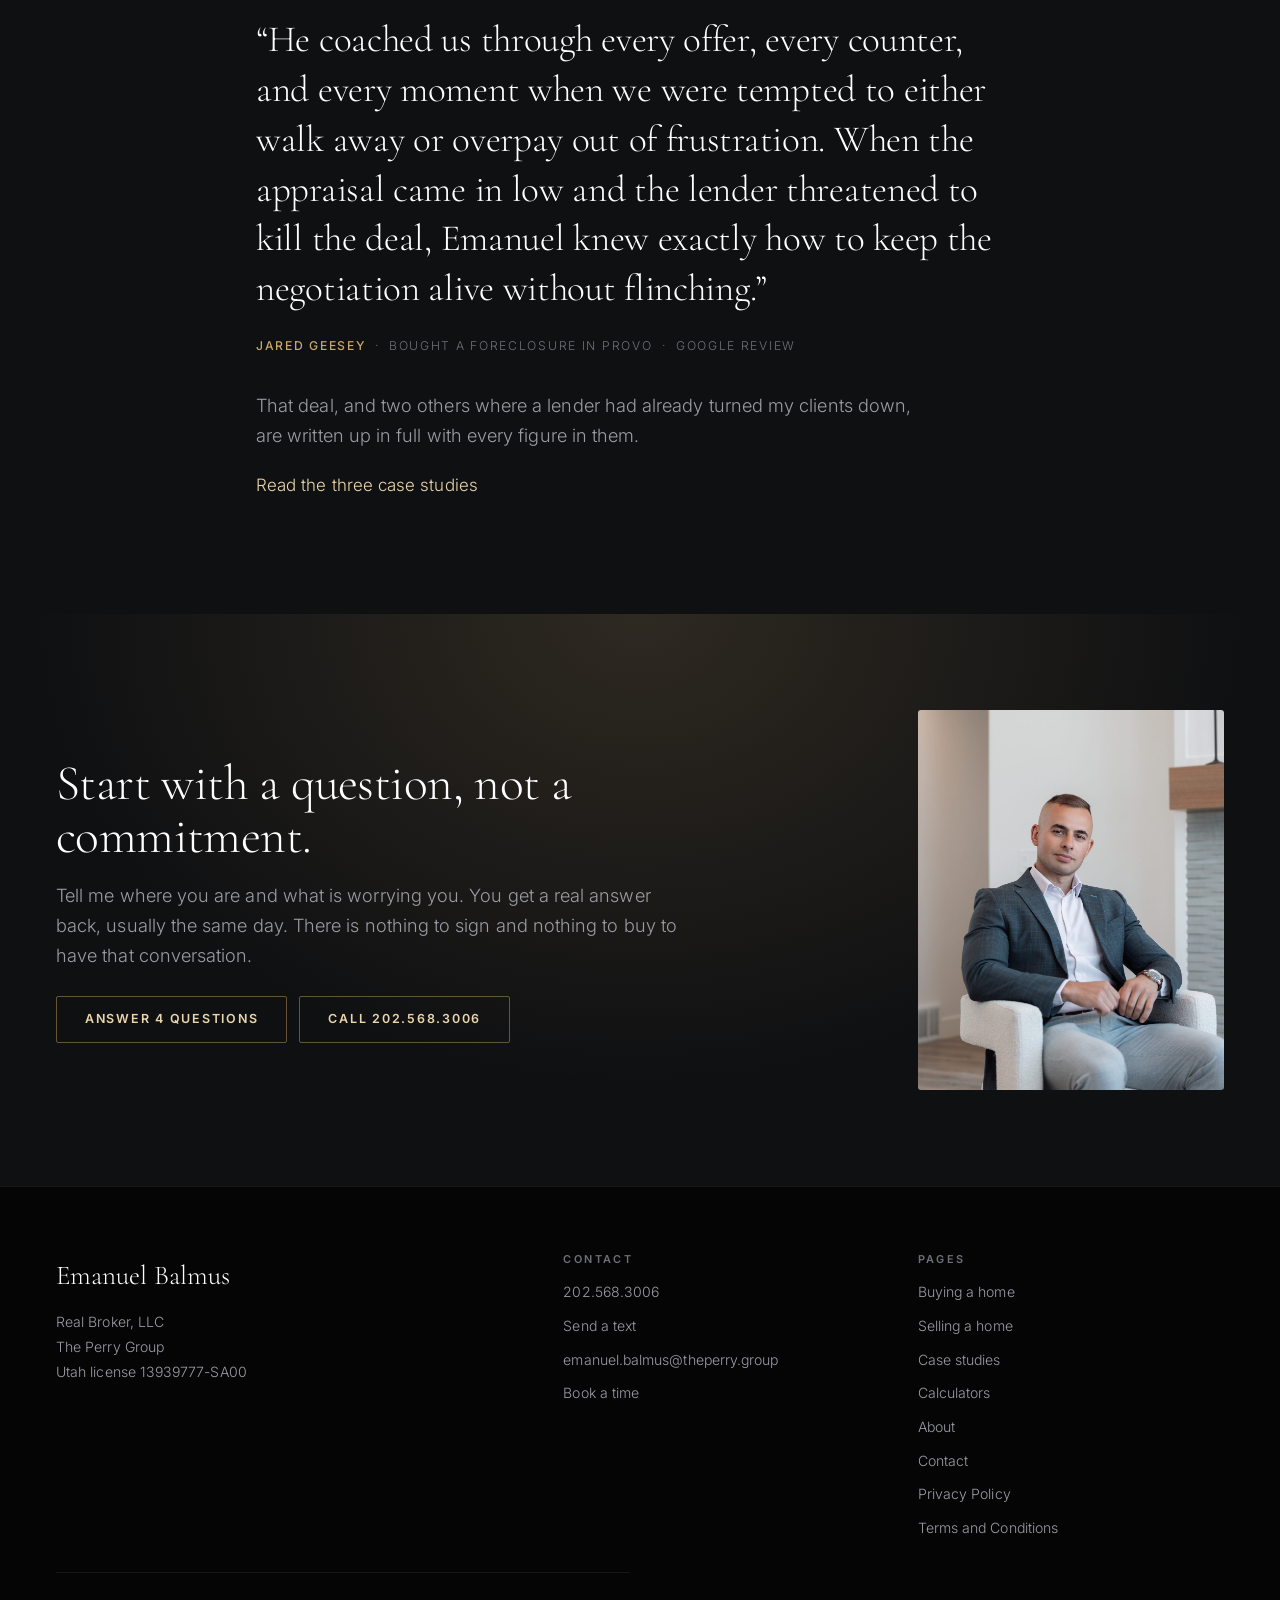
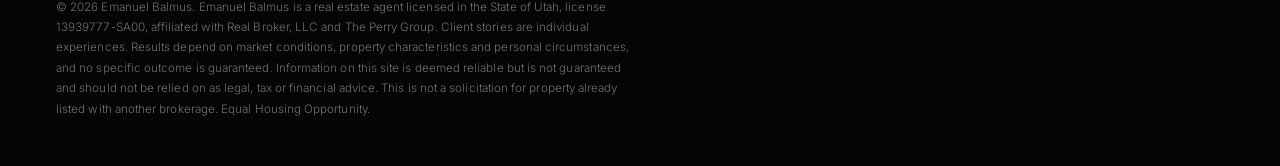
<file: buyers.html>
<!DOCTYPE html>
<html lang="en" class="no-js">
<head>
<meta charset="utf-8">
<meta name="viewport" content="width=device-width, initial-scale=1, viewport-fit=cover">
<title>Buying a home in Utah | Emanuel Balmus</title>
<meta name="description" content="What a house is actually worth, what due diligence is really for, what an appraisal does not protect you from, and how to win a multiple offer without overpaying.">
<meta name="theme-color" content="#0A0A0B">

<meta property="og:type" content="article">
<meta property="og:title" content="Buying a home in Utah | Emanuel Balmus">
<meta property="og:description" content="The six-figure mistakes happen in the parts nobody explains. Here they are, explained.">

<link rel="preconnect" href="https://fonts.googleapis.com">
<link rel="preconnect" href="https://fonts.gstatic.com" crossorigin>
<link href="https://fonts.googleapis.com/css2?family=Cormorant+Garamond:wght@300;400;500;600&family=Inter:wght@300;400;500;600;700&display=swap" rel="stylesheet">
<link rel="stylesheet" href="assets/site.css">
<link rel="icon" href="data:image/svg+xml,%3Csvg xmlns='http://www.w3.org/2000/svg' viewBox='0 0 64 64'%3E%3Crect width='64' height='64' fill='%230A0A0B'/%3E%3Ctext x='32' y='44' font-family='Georgia,serif' font-size='32' fill='%23C9A66B' text-anchor='middle'%3EEB%3C/text%3E%3C/svg%3E">
<script type="application/ld+json">
{
  "@context": "https://schema.org",
  "@type": "RealEstateAgent",
  "@id": "https://emanuelbalmus.com/#agent",
  "name": "Emanuel Balmus",
  "url": "https://emanuelbalmus.com/",
  "image": "https://emanuelbalmus.com/images/hero-wide.jpg",
  "telephone": "+1-202-568-3006",
  "email": "emanuel.balmus@theperry.group",
  "description": "Licensed Utah real estate agent working with buyers in Utah County and Salt Lake County. Explains the whole process, the contract protections and what each term costs, before asking anyone to commit.",
  "knowsLanguage": ["en", "ro"],
  "areaServed": [
    { "@type": "AdministrativeArea", "name": "Utah County, Utah" },
    { "@type": "AdministrativeArea", "name": "Salt Lake County, Utah" }
  ],
  "memberOf": { "@type": "Organization", "name": "The Perry Group" },
  "parentOrganization": { "@type": "RealEstateAgent", "name": "Real Broker, LLC" },
  "hasCredential": {
    "@type": "EducationalOccupationalCredential",
    "credentialCategory": "Real Estate License",
    "identifier": "13939777-SA00",
    "recognizedBy": { "@type": "GovernmentOrganization", "name": "Utah Division of Real Estate" }
  },
  "knowsAbout": [
    "Buying a home in Utah",
    "Writing competitive offers in a multiple offer situation",
    "What a low appraisal means and how to negotiate it",
    "Due diligence and inspection findings",
    "Unpermitted basement finishes and egress requirements",
    "Buyers turned down by a lender"
  ]
}
</script>
</head>

<body>
<a class="skip" href="#main">Skip to content</a>

<header class="site-head">
  <div class="wrap head-in">
    <a class="mark" href="index.html">
      <span class="mark-name">Start Here</span>
    </a>
    <nav class="nav-links" id="navLinks" aria-label="Main">
      <a href="buyers.html" aria-current="page">Buying</a>
      <a href="sellers.html">Selling</a>
      <a href="results.html">Case studies</a>
      <a href="tools.html">Calculators</a>
      <a href="story.html">About</a>
      <a href="contact.html">Contact</a>
    </nav>
    <div class="head-cta">
      <a class="head-tel" href="tel:+12025683006">202.568.3006</a>
      <a class="btn btn-solid" href="contact.html">Get a straight answer</a>
      <button class="menu-btn" id="menuBtn" aria-expanded="false" aria-controls="navLinks">Menu</button>
    </div>
  </div>
</header>

<main id="main">

<section class="band hero">
  <div class="wrap">
    <div style="max-width:30ch">
      <h1 class="d1">Buying a home</h1>
    </div>
    <p class="lede" style="max-width:62ch;margin-top:20px">
      Almost nobody loses money on the price of the house. They lose it on an inspection finding
      they did not understand, a contingency they waived without knowing what it was for, or a
      bidding war they won by throwing money at a problem that could have been solved another way.
    </p>
    <p class="lede" style="max-width:62ch">
      So here is the whole thing, in the order it happens. Open whichever part you are worried
      about. You do not have to talk to me to read any of it.
    </p>
  </div>
</section>

<section class="band band-tight band-wash">
  <div class="wrap">
    <div class="facts" style="border-top:0">
      <div class="fact"><b>175</b><span>Homes toured in a year, with real buyers</span></div>
      <div class="fact"><b>8</b><span>Terms in an offer that are not the price</span></div>
      <div class="fact"><b>$0</b><span>Cost to read all of this or to ask me a question</span></div>
    </div>
  </div>
</section>

<section class="band band-tight">
  <div class="wrap split">
    <figure class="band-figure">
      <img src="images/work-reading.jpg" width="1800" height="818" loading="lazy"
           alt="Emanuel reading a property file on a kitchen counter during a showing">
    </figure>
    <div>
      <p class="lede" style="margin-bottom:0">Most of the work on a house happens before anybody
        signs anything. Closed comparables, listing history, what the seller actually needs. By
        the time we are standing in the kitchen I already know what the number should be.</p>
    </div>
  </div>
</section>

<section class="band">
  <div class="wrap narrow">
    <div class="discl">

      <details open>
        <summary><span class="sign" aria-hidden="true"></span>How do we know what this house is actually worth?</summary>
        <div class="answer">
          <p>The list price is a seller's opinion. Sometimes it is a good one. Often it is the
            number their agent agreed to in order to win the listing, or a number that made sense
            eight months ago and has not been revisited since.</p>
          <p>What I do instead is pull the closed comparable sales. Not actives, not pendings with
            unknown terms, closed sales. Then I adjust for the things that actually move value in
            that submarket: finished square footage, lot, condition, layout, how long each comp sat
            before it sold, and what concessions the seller paid that never show in the headline price.</p>
          <p><strong>The finished square footage trap is worth knowing about.</strong> Listings
            routinely quote total square footage including an unfinished basement. If you divide the
            price by that total, the house looks like a bargain on a per foot basis. Back the
            unfinished space out and the same house can look twenty percent expensive. This is the
            single most common way a buyer talks themselves into overpaying.</p>
          <p>You will see the comps and the math, not just my conclusion. If I cannot show you why,
            I have not done the work.</p>
        </div>
      </details>

      <details>
        <summary><span class="sign" aria-hidden="true"></span>What we are actually looking for during due diligence</summary>
        <div class="answer">
          <p>An inspection report is forty pages long and most of it is noise. Loose outlet covers,
            a missing downspout extension, caulking. Those are not why we are there.</p>
          <p>We are there for the things that cost five figures and cannot be undone: foundation
            movement, water getting somewhere it should not, roof age against roof condition, the
            electrical panel type, the sewer line on anything built before the seventies, and
            evidence of work done without permits.</p>
          <p><strong>Unpermitted work is its own category.</strong> A finished basement that was never
            permitted is not just paperwork. It can mean bedrooms that do not legally count as
            bedrooms because they lack egress, an appraisal that will not credit the space, and a
            future buyer who gets the same bad news from their own inspector. The seller saying
            it is fine is not the same as it being fine.</p>
          <p>My job during that window is to tell you which findings are normal wear on a home of
            that age, which ones are negotiable, and which ones mean we walk. You decide. I will
            tell you plainly when I think a house is wrong for you, including when that costs me
            the commission.</p>
        </div>
      </details>

      <details>
        <summary><span class="sign" aria-hidden="true"></span>What an appraisal does and does not protect you from</summary>
        <div class="answer">
          <p>An appraisal protects the lender. That is its actual job. It happens to protect you
            too, but only from one specific thing: borrowing more than the house is worth.</p>
          <p>It does not inspect anything. It does not tell you whether the furnace has two years
            left. It does not tell you whether you are overpaying in any sense the lender does not
            care about. An appraiser can come in exactly at contract price on a house with a
            cracked foundation.</p>
          <p><strong>What matters is what happens when it comes in low.</strong> On one purchase last
            year the appraisal landed $59,000 under contract and the lender threatened to kill the
            deal entirely. That is the moment where most transactions either collapse or the buyer
            panics and covers the gap in cash. Neither is necessary. There is a negotiation to be
            had, and knowing the appraisal timeline and your rights under it is what gives you
            room to have it.</p>
          <p>Before you ever waive an appraisal contingency, you should know exactly what you are
            agreeing to pay if the number comes back short. I will put that figure in front of you
            in dollars.</p>
        </div>
      </details>

      <details>
        <summary><span class="sign" aria-hidden="true"></span>How the offer gets written, and which terms matter more than price</summary>
        <div class="answer">
          <p>Buyers think an offer is a number. Sellers read it as a package, and the thing they
            care about most is not always the money. It is certainty. They want the offer that
            closes, on time, without falling apart in week three.</p>
          <p>So the offer has levers beyond price: the closing date, whether the seller can stay in
            the house a few days after, how much earnest money and when it goes hard, the length of
            the due diligence period, the financing deadline, the appraisal terms, who pays what at
            closing, and what you are asking them to fix.</p>
          <p>Every one of those is worth something to the other side, and several of them cost you
            nothing. Flexibility on a possession date is free to you and can be worth more than
            ten thousand dollars to a seller who has not found their next house yet.</p>
          <p>Each lever also carries risk when you give it up. That is the part that gets skipped.
            I will tell you what each one costs you before you agree to it, in plain numbers, not
            in the abstract.</p>
        </div>
      </details>

      <details open>
        <summary><span class="sign" aria-hidden="true"></span>When you love the house and so does everyone else</summary>
        <div class="answer">
          <p>This is the moment most buyers lose. Eight offers on the table, a deadline at five
            o'clock, and the instinct is to throw money at it and hope. That is the expensive way
            to compete, and it is usually not what wins.</p>
          <p>Price is only one of the things a seller is weighing. What they actually want is
            certainty. They want to know the offer they accept is the one that closes, on time,
            without renegotiation halfway through. Most buyers never think about that, which is
            exactly where the opening is.</p>
          <p><strong>So before we write anything, I call the listing agent.</strong> Not to negotiate.
            To listen. What matters to this seller? Do they need a specific closing date? Are they
            buying something else and need time to move? Have they already had a deal fall apart?
            Is the seller a builder, an investor, or a family working around a school calendar?
            That five minute conversation regularly tells me more than the listing ever will, and
            most agents never make the call.</p>
          <p>Then we build the offer around what we learned. Sometimes the winning move is a shorter
            due diligence period. Sometimes it is letting them stay in the home a few days after
            closing. Sometimes it is how the earnest money is structured, or a specific commitment
            on the appraisal. Sometimes the seller cares more about a clean closing date than an
            extra ten thousand dollars, and we win by being easy rather than expensive.</p>
          <p>And here is the part I want you to hear clearly. Every one of those levers has a cost,
            and I will tell you exactly what each one costs you before you agree to it. Waiving or
            shortening a protection is a real risk, not a formality. My job is to lay out what you
            are giving up, what you gain, and what happens in the worst case, and then let you
            decide. I do not push people into terms they do not understand.</p>
          <p>Winning an offer you should not have signed is not winning. The goal is to get the
            house on terms you would still be comfortable with three months from now.</p>
        </div>
      </details>

      <details>
        <summary><span class="sign" aria-hidden="true"></span>The protections built into your contract, and when you lose them</summary>
        <div class="answer">
          <p>A Utah purchase contract is full of levers built specifically to protect you. Deadlines,
            contingencies, cancellation rights, the due diligence period, the financing deadline,
            the appraisal provision.</p>
          <p>Most buyers and sellers never learn what those do until the moment they needed one and
            did not use it. They are also not permanent. Each one has a date attached, and once that
            date passes your position changes, usually along with your earnest money.</p>
          <p>Before we make the first move I will walk you through the board: which deadline is
            which, what you can still walk away from and what you cannot, and where your money is
            at each stage. Nobody I represent should ever look like an amateur in their own
            transaction.</p>
        </div>
      </details>

      <details>
        <summary><span class="sign" aria-hidden="true"></span>If a lender has already told you no</summary>
        <div class="answer">
          <p>One no is not the answer. It is one underwriter's read of one file against one set of
            guidelines.</p>
          <p>I have worked with a researcher paid through a university stipend who had been turned
            down by her credit union, a national lender, a local lender and several investors. She
            had the income. She just did not fit anyone's template. We found a builder's lender
            willing to underwrite the whole picture rather than one line on a form, and she closed
            on a townhome in American Fork where she lives today with her family.</p>
          <p>Another client had been at her job three months, with thin credit history and thin work
            history, and had collected rejection after rejection. Same answer from me. Same result
            for her.</p>
          <p>Sometimes the honest answer really is not yet, and I will tell you that rather than
            run you around for six months. But being told no by one lender is worth a second
            conversation, and that conversation is free.</p>
        </div>
      </details>

    </div>
  </div>
</section>

<section class="band band-wash">
  <div class="wrap pull">
    <blockquote>
      “He coached us through every offer, every counter, and every moment when we were tempted to
      either walk away or overpay out of frustration. When the appraisal came in low and the lender
      threatened to kill the deal, Emanuel knew exactly how to keep the negotiation alive without
      flinching.”
    </blockquote>
    <cite><b>Jared Geesey</b> &nbsp;·&nbsp; bought a foreclosure in Provo &nbsp;·&nbsp; Google review</cite>

    <p class="lede" style="margin-top:34px;max-width:60ch">
      That deal, and two others where a lender had already turned my clients down, are written up
      in full with every figure in them.
    </p>
    <p><a href="results.html">Read the three case studies</a></p>
  </div>
</section>

<section class="band band-ink">
  <div class="wrap cta-block">
    <div>
      <h2 class="d2" style="margin-bottom:16px">Start with a question, not a commitment.</h2>
      <p class="lede" style="margin-bottom:0">
        Tell me where you are and what is worrying you. You get a real answer back, usually the
        same day. There is nothing to sign and nothing to buy to have that conversation.
      </p>
      <div class="cta-actions">
        <a class="btn btn-pale" href="index.html#form">Answer 4 questions</a>
        <a class="btn btn-pale" href="tel:+12025683006">Call 202.568.3006</a>
      </div>
    </div>
    <figure style="margin:0">
      <img src="images/portrait-seated.jpg" width="1200" height="1490" style="border-radius:3px"
           alt="Emanuel Balmus, Realtor with Real Broker LLC and The Perry Group">
    </figure>
  </div>
</section>

</main>

<footer class="site-foot">
  <div class="wrap">
    <div class="foot-grid">
      <div>
        <div class="foot-name">Emanuel Balmus</div>
        <p style="margin:0;line-height:1.8">
          Real Broker, LLC<br>The Perry Group<br>Utah license 13939777-SA00
        </p>
      </div>
      <div>
        <h3>Contact</h3>
        <ul class="foot-list">
          <li><a href="tel:+12025683006">202.568.3006</a></li>
          <li><a href="sms:+12025683006">Send a text</a></li>
          <li><a href="mailto:emanuel.balmus@theperry.group">emanuel.balmus@theperry.group</a></li>
          <li><a href="https://calendly.com/emanuelbalmus/realestate" target="_blank" rel="noopener">Book a time</a></li>
        </ul>
      </div>
      <div>
        <h3>Pages</h3>
        <ul class="foot-list">
          <li><a href="buyers.html">Buying a home</a></li>
          <li><a href="sellers.html">Selling a home</a></li>
          <li><a href="results.html">Case studies</a></li>
          <li><a href="tools.html">Calculators</a></li>
          <li><a href="story.html">About</a></li>
          <li><a href="contact.html">Contact</a></li>
          <li><a href="privacy.html">Privacy Policy</a></li>
          <li><a href="terms.html">Terms and Conditions</a></li>
        </ul>
      </div>
    </div>
    <p class="foot-legal">
      &copy; <span class="yr">2026</span> Emanuel Balmus. Emanuel Balmus is a real estate agent
      licensed in the State of Utah, license 13939777-SA00, affiliated with Real Broker, LLC and
      The Perry Group. Client stories are individual experiences. Results depend on market
      conditions, property characteristics and personal circumstances, and no specific outcome is
      guaranteed. Information on this site is deemed reliable but is not guaranteed and should not
      be relied on as legal, tax or financial advice. This is not a solicitation for property
      already listed with another brokerage. Equal Housing Opportunity.
    </p>
  </div>
</footer>

<script src="assets/site.js"></script>
</body>
</html>
</file>
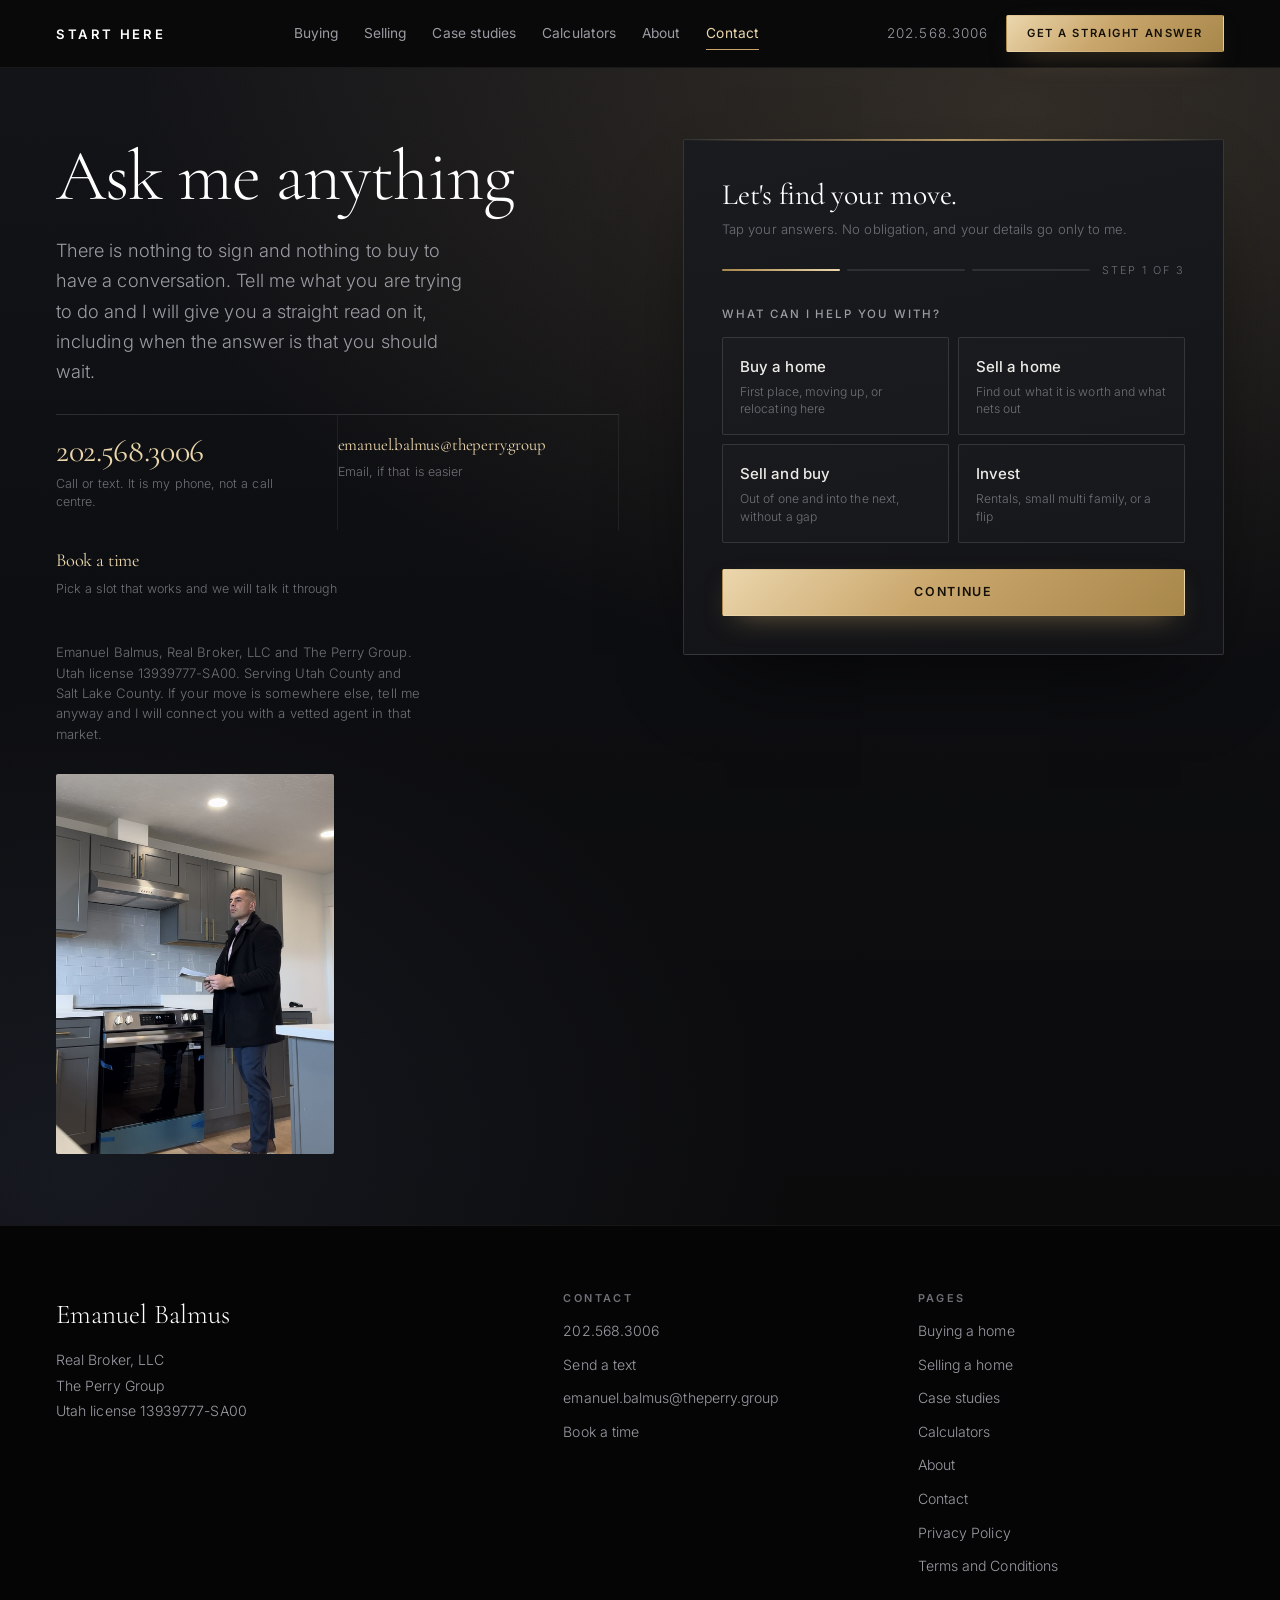
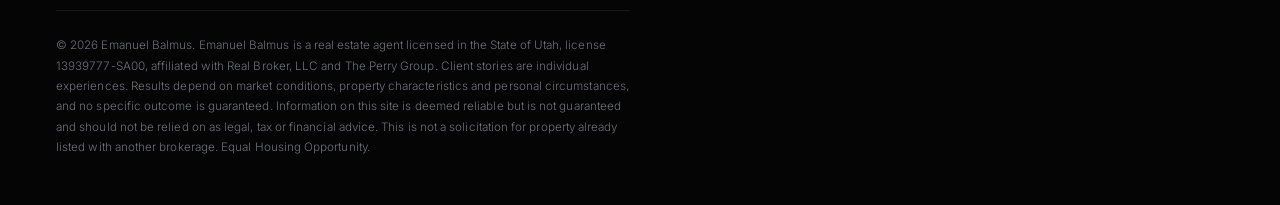
<file: contact.html>
<!DOCTYPE html>
<html lang="en" class="no-js">
<head>
<meta charset="utf-8">
<meta name="viewport" content="width=device-width, initial-scale=1, viewport-fit=cover">
<title>Contact Emanuel Balmus | Utah Realtor</title>
<meta name="description" content="Call, text or email Emanuel Balmus, or answer four quick questions and get a straight read on your move, usually the same day.">
<meta name="theme-color" content="#0A0A0B">

<link rel="preconnect" href="https://fonts.googleapis.com">
<link rel="preconnect" href="https://fonts.gstatic.com" crossorigin>
<link href="https://fonts.googleapis.com/css2?family=Cormorant+Garamond:wght@300;400;500;600&family=Inter:wght@300;400;500;600;700&display=swap" rel="stylesheet">
<link rel="stylesheet" href="assets/site.css">
<link rel="icon" href="data:image/svg+xml,%3Csvg xmlns='http://www.w3.org/2000/svg' viewBox='0 0 64 64'%3E%3Crect width='64' height='64' fill='%230A0A0B'/%3E%3Ctext x='32' y='44' font-family='Georgia,serif' font-size='32' fill='%23C9A66B' text-anchor='middle'%3EEB%3C/text%3E%3C/svg%3E">
<script type="application/ld+json">
{
  "@context": "https://schema.org",
  "@type": "RealEstateAgent",
  "@id": "https://emanuelbalmus.com/#agent",
  "name": "Emanuel Balmus",
  "url": "https://emanuelbalmus.com/",
  "image": "https://emanuelbalmus.com/images/hero-wide.jpg",
  "telephone": "+1-202-568-3006",
  "email": "emanuel.balmus@theperry.group",
  "description": "Licensed Utah real estate agent working with buyers in Utah County and Salt Lake County. Explains the whole process, the contract protections and what each term costs, before asking anyone to commit.",
  "knowsLanguage": ["en", "ro"],
  "areaServed": [
    { "@type": "AdministrativeArea", "name": "Utah County, Utah" },
    { "@type": "AdministrativeArea", "name": "Salt Lake County, Utah" }
  ],
  "memberOf": { "@type": "Organization", "name": "The Perry Group" },
  "parentOrganization": { "@type": "RealEstateAgent", "name": "Real Broker, LLC" },
  "hasCredential": {
    "@type": "EducationalOccupationalCredential",
    "credentialCategory": "Real Estate License",
    "identifier": "13939777-SA00",
    "recognizedBy": { "@type": "GovernmentOrganization", "name": "Utah Division of Real Estate" }
  },
  "knowsAbout": [
    "Buying a home in Utah",
    "Writing competitive offers in a multiple offer situation",
    "What a low appraisal means and how to negotiate it",
    "Due diligence and inspection findings",
    "Unpermitted basement finishes and egress requirements",
    "Buyers turned down by a lender"
  ]
}
</script>
</head>

<body>
<a class="skip" href="#main">Skip to content</a>

<header class="site-head">
  <div class="wrap head-in">
    <a class="mark" href="index.html">
      <span class="mark-name">Start Here</span>
    </a>
    <nav class="nav-links" id="navLinks" aria-label="Main">
      <a href="buyers.html">Buying</a>
      <a href="sellers.html">Selling</a>
      <a href="results.html">Case studies</a>
      <a href="tools.html">Calculators</a>
      <a href="story.html">About</a>
      <a href="contact.html" aria-current="page">Contact</a>
    </nav>
    <div class="head-cta">
      <a class="head-tel" href="tel:+12025683006">202.568.3006</a>
      <a class="btn btn-solid" href="#form">Get a straight answer</a>
      <button class="menu-btn" id="menuBtn" aria-expanded="false" aria-controls="navLinks">Menu</button>
    </div>
  </div>
</header>

<main id="main">

<section class="band hero">
  <div class="wrap hero-grid">

    <div class="hero-copy">
      <h1 class="d1" style="max-width:16ch">Ask me anything</h1>
      <p class="lede" style="margin-top:20px">
        There is nothing to sign and nothing to buy to have a conversation. Tell me what you are
        trying to do and I will give you a straight read on it, including when the answer is that
        you should wait.</p>

      <div class="facts">
        <div class="fact">
          <b><a href="tel:+12025683006">202.568.3006</a></b>
          <span>Call or text. It is my phone, not a call centre.</span>
        </div>
        <div class="fact">
          <b style="font-size:1.05rem;line-height:1.4"><a href="mailto:emanuel.balmus@theperry.group">emanuel.balmus@theperry.group</a></b>
          <span>Email, if that is easier</span>
        </div>
        <div class="fact">
          <b style="font-size:1.15rem;line-height:1.4"><a href="https://calendly.com/emanuelbalmus/realestate" target="_blank" rel="noopener">Book a time</a></b>
          <span>Pick a slot that works and we will talk it through</span>
        </div>
      </div>

      <p class="small" style="margin-top:26px;max-width:46ch">
        Emanuel Balmus, Real Broker, LLC and The Perry Group. Utah license 13939777-SA00.
        Serving Utah County and Salt Lake County. If your move is somewhere else, tell me anyway
        and I will connect you with a vetted agent in that market.</p>

      <figure class="band-figure" style="margin-top:30px">
        <img src="images/work-newbuild.jpg" width="1100" height="1505" loading="lazy"
             alt="Emanuel inspecting cabinetry in a newly built home before closing">
      </figure>
    </div>

    <div class="formcard" id="formCard">
      <a id="form" style="position:relative;top:-90px;display:block;height:0;" aria-hidden="true"></a>

      <div class="done" id="formDone" role="status" aria-live="polite">
        <h2 class="d3">Got it. Talk soon.</h2>
        <p>Your answers are in my inbox. I will come back to you personally, usually the same day.
          If you would rather just put a time on the calendar, do that now and we will talk
          properly.</p>
        <div class="done-links">
          <a class="btn btn-solid" href="https://calendly.com/emanuelbalmus/realestate" target="_blank" rel="noopener">Book a time</a>
          <a class="btn btn-line" href="tel:+12025683006">Call 202.568.3006</a>
          <a class="btn btn-line" href="sms:+12025683006">Send a text</a>
        </div>
      </div>

      <div class="live" id="formLive">
        <h2>Let's find your move.</h2>
        <p class="small">Tap your answers. No obligation, and your details go only to me.</p>

        <div class="prog" aria-hidden="true">
          <i class="on"></i><i></i><i></i>
          <span id="stepLabel">Step 1 of 3</span>
        </div>

        <form id="leadForm" action="https://formspree.io/f/myegqzlp" method="POST" novalidate>
          <input type="hidden" name="_subject" id="subjField" value="New website lead">
          <input type="text" name="_gotcha" class="hp" tabindex="-1" autocomplete="off" aria-hidden="true">
          <input type="hidden" name="Page Source" id="srcField" value="">
          <input type="hidden" name="Campaign" id="utmField" value="">
          <input type="hidden" name="Consent Given" id="consentFlag" value="No">
          <input type="hidden" name="Consent Language Shown" id="consentCopy" value="">
          <input type="hidden" name="Consent Timestamp" id="consentTime" value="">
          <input type="hidden" name="Consent Page" id="consentPage" value="">

          <section class="step on" data-step="1" aria-label="Step 1, what you need">
            <div class="fgroup">
              <span class="flabel" id="lbl-intent">What can I help you with?</span>
              <div class="tiles" role="radiogroup" aria-labelledby="lbl-intent">
                <input type="radio" name="Looking To" id="i1" value="Buy a home" data-branch="buy" required>
                <label class="tile" for="i1"><b>Buy a home</b><span>First place, moving up, or relocating here</span></label>
                <input type="radio" name="Looking To" id="i2" value="Sell a home" data-branch="sell">
                <label class="tile" for="i2"><b>Sell a home</b><span>Find out what it is worth and what nets out</span></label>
                <input type="radio" name="Looking To" id="i3" value="Sell and buy" data-branch="buy sell">
                <label class="tile" for="i3"><b>Sell and buy</b><span>Out of one and into the next, without a gap</span></label>
                <input type="radio" name="Looking To" id="i4" value="Invest" data-branch="invest">
                <label class="tile" for="i4"><b>Invest</b><span>Rentals, small multi family, or a flip</span></label>
              </div>
              <p class="err" id="err1">Pick one so I know where to start.</p>
            </div>
            <div class="step-nav">
              <button type="button" class="btn btn-solid" data-next="2">Continue</button>
            </div>
          </section>

          <section class="step" data-step="2" aria-label="Step 2, details">
            <div class="branch" data-branch="buy">
              <p class="branch-head">Your purchase</p>
              <div class="fgroup">
                <span class="flabel" id="lbl-price">Price range you are shopping</span>
                <div class="chips" role="radiogroup" aria-labelledby="lbl-price">
                  <input type="radio" name="Price Range" id="p1" value="Under $450K"><label class="chip" for="p1">Under $450K</label>
                  <input type="radio" name="Price Range" id="p2" value="$450K to $650K"><label class="chip" for="p2">$450K to $650K</label>
                  <input type="radio" name="Price Range" id="p3" value="$650K to $900K"><label class="chip" for="p3">$650K to $900K</label>
                  <input type="radio" name="Price Range" id="p4" value="$900K to $1.3M"><label class="chip" for="p4">$900K to $1.3M</label>
                  <input type="radio" name="Price Range" id="p5" value="$1.3M plus"><label class="chip" for="p5">$1.3M and up</label>
                  <input type="radio" name="Price Range" id="p6" value="Still figuring it out"><label class="chip" for="p6">Still figuring it out</label>
                </div>
              </div>
              <div class="fgroup">
                <span class="flabel" id="lbl-area">Where are you looking? <span class="opt">(pick any)</span></span>
                <div class="chips" role="group" aria-labelledby="lbl-area">
                  <input type="checkbox" name="Areas" id="a1" value="Utah County"><label class="chip" for="a1">Utah County</label>
                  <input type="checkbox" name="Areas" id="a2" value="Salt Lake County"><label class="chip" for="a2">Salt Lake County</label>
                  <input type="checkbox" name="Areas" id="a3" value="Somewhere else in Utah"><label class="chip" for="a3">Elsewhere in Utah</label>
                  <input type="checkbox" name="Areas" id="a4" value="Relocating from out of state"><label class="chip" for="a4">Moving from out of state</label>
                  <input type="checkbox" name="Areas" id="a5" value="Open to suggestions"><label class="chip" for="a5">Open to suggestions</label>
                </div>
              </div>
              <div class="fgroup">
                <span class="flabel" id="lbl-fin">Where are you at with financing?</span>
                <div class="chips" role="radiogroup" aria-labelledby="lbl-fin">
                  <input type="radio" name="Financing" id="f1" value="Paying cash"><label class="chip" for="f1">Paying cash</label>
                  <input type="radio" name="Financing" id="f2" value="Pre-approved"><label class="chip" for="f2">Pre-approved</label>
                  <input type="radio" name="Financing" id="f3" value="Talking to a lender"><label class="chip" for="f3">Talking to a lender</label>
                  <input type="radio" name="Financing" id="f4" value="Need a lender introduction"><label class="chip" for="f4">Need a lender intro</label>
                  <input type="radio" name="Financing" id="f5" value="Been turned down before"><label class="chip" for="f5">Been turned down before</label>
                  <input type="radio" name="Financing" id="f6" value="Just starting to look"><label class="chip" for="f6">Just starting</label>
                </div>
              </div>
            </div>

            <div class="branch" data-branch="sell">
              <p class="branch-head">Your sale</p>
              <div class="fgroup">
                <span class="flabel" id="lbl-sarea">Where is the property?</span>
                <div class="chips" role="radiogroup" aria-labelledby="lbl-sarea">
                  <input type="radio" name="Property Area" id="s1" value="Utah County"><label class="chip" for="s1">Utah County</label>
                  <input type="radio" name="Property Area" id="s2" value="Salt Lake County"><label class="chip" for="s2">Salt Lake County</label>
                  <input type="radio" name="Property Area" id="s3" value="Somewhere else in Utah"><label class="chip" for="s3">Elsewhere in Utah</label>
                </div>
              </div>
              <div class="fgroup">
                <span class="flabel" id="lbl-type">Property type</span>
                <div class="chips" role="radiogroup" aria-labelledby="lbl-type">
                  <input type="radio" name="Property Type" id="t1" value="Single family"><label class="chip" for="t1">Single family</label>
                  <input type="radio" name="Property Type" id="t2" value="Townhome"><label class="chip" for="t2">Townhome</label>
                  <input type="radio" name="Property Type" id="t3" value="Condo"><label class="chip" for="t3">Condo</label>
                  <input type="radio" name="Property Type" id="t4" value="Multi family"><label class="chip" for="t4">Multi family</label>
                  <input type="radio" name="Property Type" id="t5" value="Land"><label class="chip" for="t5">Land</label>
                </div>
              </div>
              <div class="fgroup">
                <label class="flabel" for="addr">Street address <span class="opt">(optional, gets you a far more accurate number)</span></label>
                <input class="inp" type="text" id="addr" name="Property Address" placeholder="123 E Center St, Provo, UT" autocomplete="street-address">
              </div>
            </div>

            <div class="branch" data-branch="invest">
              <p class="branch-head">Your criteria</p>
              <div class="fgroup">
                <span class="flabel" id="lbl-strat">What kind of deal are you after?</span>
                <div class="chips" role="radiogroup" aria-labelledby="lbl-strat">
                  <input type="radio" name="Strategy" id="v1" value="Long term rental"><label class="chip" for="v1">Long term rental</label>
                  <input type="radio" name="Strategy" id="v2" value="Short term rental"><label class="chip" for="v2">Short term rental</label>
                  <input type="radio" name="Strategy" id="v3" value="Small multi family"><label class="chip" for="v3">Small multi family</label>
                  <input type="radio" name="Strategy" id="v4" value="Fix and flip"><label class="chip" for="v4">Fix and flip</label>
                  <input type="radio" name="Strategy" id="v5" value="House hack"><label class="chip" for="v5">House hack</label>
                  <input type="radio" name="Strategy" id="v6" value="Open to the right numbers"><label class="chip" for="v6">Open to the numbers</label>
                </div>
              </div>
              <div class="fgroup">
                <span class="flabel" id="lbl-cap">Capital you are working with</span>
                <div class="chips" role="radiogroup" aria-labelledby="lbl-cap">
                  <input type="radio" name="Capital" id="c1" value="Under $100K"><label class="chip" for="c1">Under $100K</label>
                  <input type="radio" name="Capital" id="c2" value="$100K to $250K"><label class="chip" for="c2">$100K to $250K</label>
                  <input type="radio" name="Capital" id="c3" value="$250K to $500K"><label class="chip" for="c3">$250K to $500K</label>
                  <input type="radio" name="Capital" id="c4" value="$500K plus"><label class="chip" for="c4">$500K and up</label>
                  <input type="radio" name="Capital" id="c5" value="Prefer to discuss"><label class="chip" for="c5">Prefer to discuss</label>
                </div>
              </div>
            </div>

            <div class="fgroup">
              <span class="flabel" id="lbl-time">How soon do you want this done?</span>
              <div class="chips" role="radiogroup" aria-labelledby="lbl-time">
                <input type="radio" name="Timeline" id="w1" value="ASAP, next 30 days"><label class="chip" for="w1">As soon as possible</label>
                <input type="radio" name="Timeline" id="w2" value="1 to 3 months"><label class="chip" for="w2">1 to 3 months</label>
                <input type="radio" name="Timeline" id="w3" value="3 to 6 months"><label class="chip" for="w3">3 to 6 months</label>
                <input type="radio" name="Timeline" id="w4" value="6 to 12 months"><label class="chip" for="w4">6 to 12 months</label>
                <input type="radio" name="Timeline" id="w5" value="Just researching for now"><label class="chip" for="w5">Just researching</label>
              </div>
              <p class="err" id="err2">Give me a rough timeline so I send the right thing.</p>
            </div>

            <div class="step-nav">
              <button type="button" class="back" data-back="1">Back</button>
              <button type="button" class="btn btn-solid" data-next="3">Continue</button>
            </div>
          </section>

          <section class="step" data-step="3" aria-label="Step 3, how to reach you">
            <div class="fgroup">
              <div class="grid2">
                <div>
                  <label class="flabel" for="fname">First name</label>
                  <input class="inp" type="text" id="fname" name="First Name" autocomplete="given-name" required>
                </div>
                <div>
                  <label class="flabel" for="lname">Last name</label>
                  <input class="inp" type="text" id="lname" name="Last Name" autocomplete="family-name">
                </div>
              </div>
            </div>
            <div class="fgroup">
              <div class="grid2">
                <div>
                  <label class="flabel" for="phone">Phone</label>
                  <input class="inp" type="tel" id="phone" name="Phone" placeholder="(801) 555-0134" autocomplete="tel" inputmode="tel" required>
                </div>
                <div>
                  <label class="flabel" for="email">Email</label>
                  <input class="inp" type="email" id="email" name="Email" placeholder="you@email.com" autocomplete="email" inputmode="email" required>
                </div>
              </div>
              <p class="err" id="err3">I need a name, a working phone number, and a valid email.</p>
            </div>
            <div class="fgroup">
              <span class="flabel" id="lbl-reach">Best way to reach you</span>
              <div class="chips" role="radiogroup" aria-labelledby="lbl-reach">
                <input type="radio" name="Best Contact Method" id="r1" value="Text" checked><label class="chip" for="r1">Text</label>
                <input type="radio" name="Best Contact Method" id="r2" value="Call"><label class="chip" for="r2">Call</label>
                <input type="radio" name="Best Contact Method" id="r3" value="Email"><label class="chip" for="r3">Email</label>
              </div>
            </div>
            <div class="fgroup">
              <label class="flabel" for="notes">Anything I should know? <span class="opt">(optional)</span></label>
              <textarea class="inp" id="notes" name="Notes" rows="3" placeholder="Lease ends in October, need a yard for two dogs, been turned down by two lenders already..."></textarea>
            </div>
            <div class="fgroup">
              <label class="consent">
                <input type="checkbox" id="tcpa" name="SMS and Call Consent" value="Yes">
                <span class="consent-box" aria-hidden="true"></span>
                <span class="consent-text" id="tcpaText">I agree that Emanuel Balmus and The Perry Group, Real Broker, LLC, may call and text me at the number above about real estate services, including messages sent using an automated system or a prerecorded voice. Consent is not a condition of buying or selling a home or of getting an answer from me. Message frequency varies, up to 10 per month. Message and data rates may apply. Reply STOP to stop, HELP for help. See the <a href="privacy.html" target="_blank" rel="noopener">Privacy Policy</a> and <a href="terms.html" target="_blank" rel="noopener">Terms</a>.</span>
              </label>
            </div>
            <div class="step-nav">
              <button type="button" class="back" data-back="2">Back</button>
              <button type="submit" class="btn btn-solid" id="submitBtn">Send it over</button>
            </div>
            <p class="err" id="errSend">That did not send. Please call or text 202.568.3006 and I will take care of it.</p>
            <p class="fineprint">Checking that box is optional. Either way your message reaches me and
              I reply using the method you picked above. Your information comes straight to me. I do
              not sell it, share it, or add you to a drip campaign you did not ask for.</p>
          </section>
        </form>
      </div>
    </div>

  </div>
</section>

</main>

<footer class="site-foot">
  <div class="wrap">
    <div class="foot-grid">
      <div>
        <div class="foot-name">Emanuel Balmus</div>
        <p style="margin:0;line-height:1.8">
          Real Broker, LLC<br>The Perry Group<br>Utah license 13939777-SA00
        </p>
      </div>
      <div>
        <h3>Contact</h3>
        <ul class="foot-list">
          <li><a href="tel:+12025683006">202.568.3006</a></li>
          <li><a href="sms:+12025683006">Send a text</a></li>
          <li><a href="mailto:emanuel.balmus@theperry.group">emanuel.balmus@theperry.group</a></li>
          <li><a href="https://calendly.com/emanuelbalmus/realestate" target="_blank" rel="noopener">Book a time</a></li>
        </ul>
      </div>
      <div>
        <h3>Pages</h3>
        <ul class="foot-list">
          <li><a href="buyers.html">Buying a home</a></li>
          <li><a href="sellers.html">Selling a home</a></li>
          <li><a href="results.html">Case studies</a></li>
          <li><a href="tools.html">Calculators</a></li>
          <li><a href="story.html">About</a></li>
          <li><a href="contact.html">Contact</a></li>
          <li><a href="privacy.html">Privacy Policy</a></li>
          <li><a href="terms.html">Terms and Conditions</a></li>
        </ul>
      </div>
    </div>
    <p class="foot-legal">
      &copy; <span class="yr">2026</span> Emanuel Balmus. Emanuel Balmus is a real estate agent
      licensed in the State of Utah, license 13939777-SA00, affiliated with Real Broker, LLC and
      The Perry Group. Client stories are individual experiences. Results depend on market
      conditions, property characteristics and personal circumstances, and no specific outcome is
      guaranteed. Information on this site is deemed reliable but is not guaranteed and should not
      be relied on as legal, tax or financial advice. This is not a solicitation for property
      already listed with another brokerage. Equal Housing Opportunity.
    </p>
  </div>
</footer>

<script src="assets/site.js"></script>
</body>
</html>
</file>
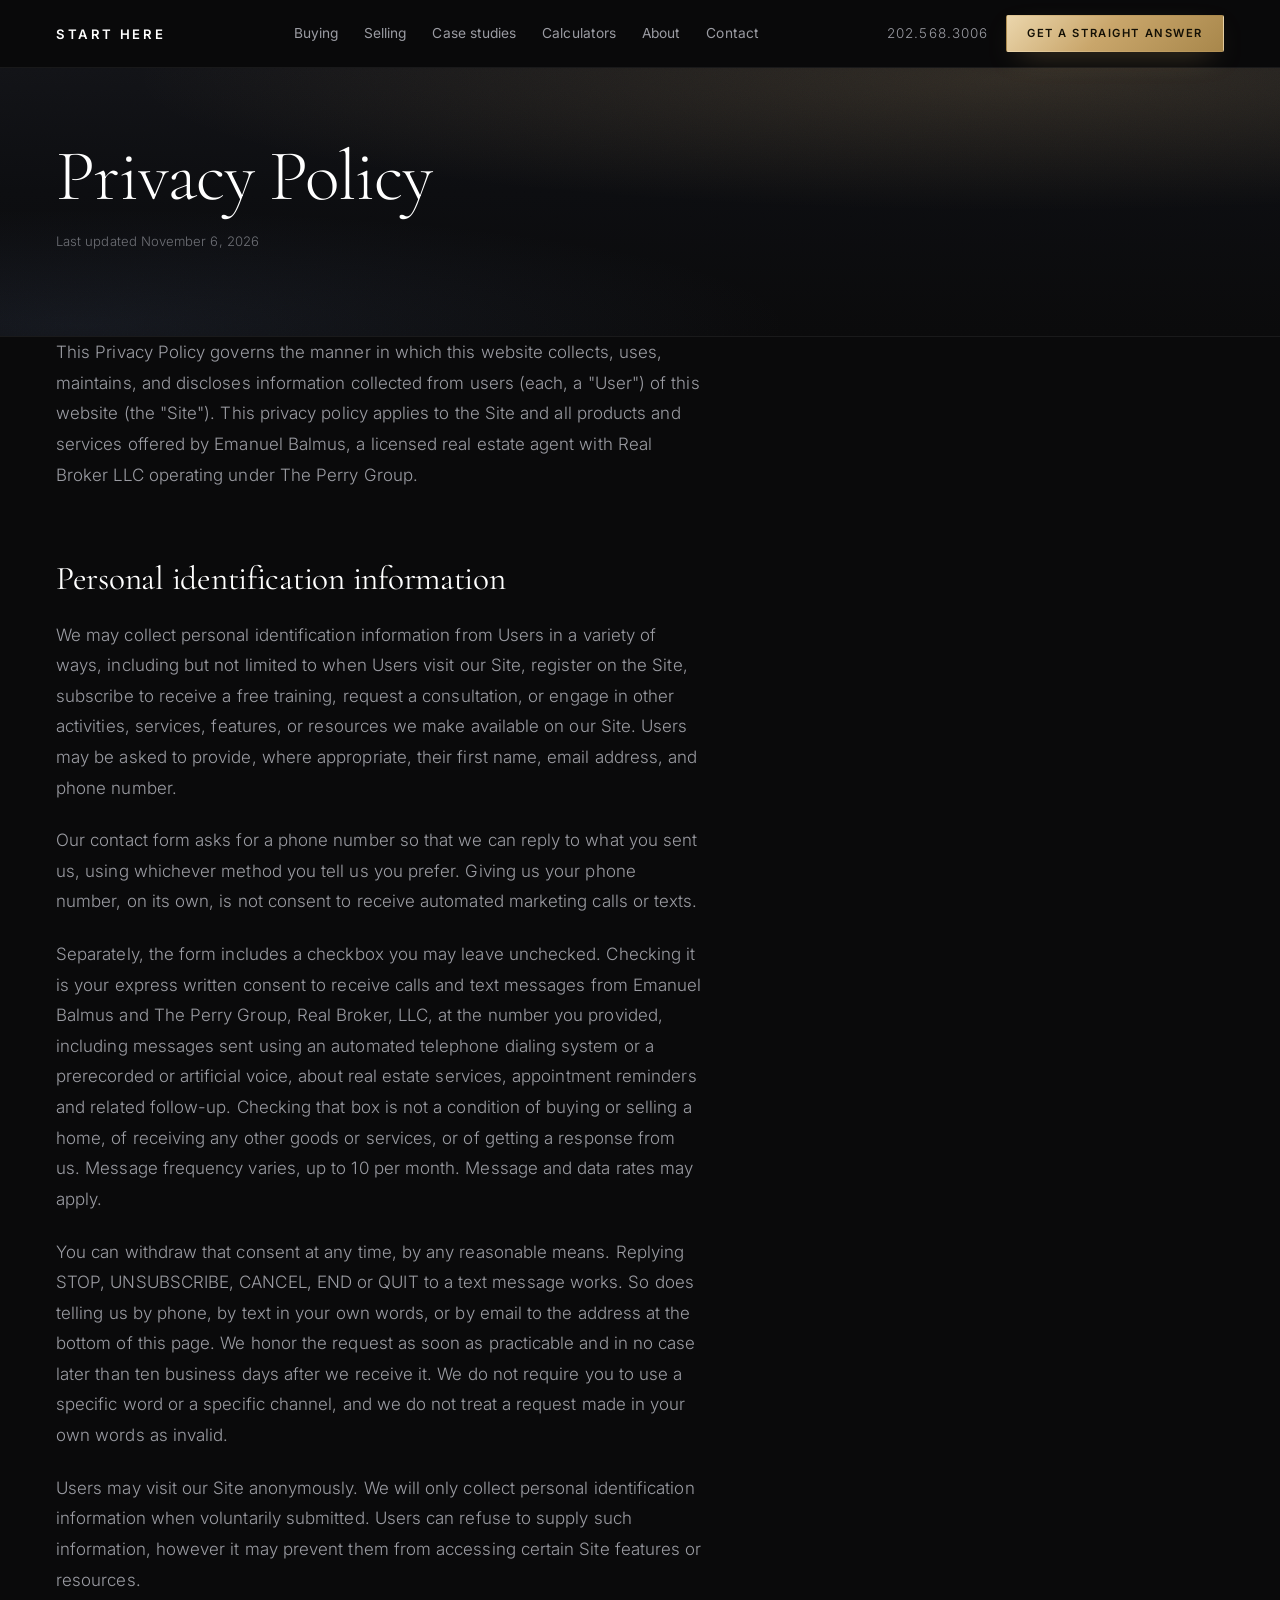
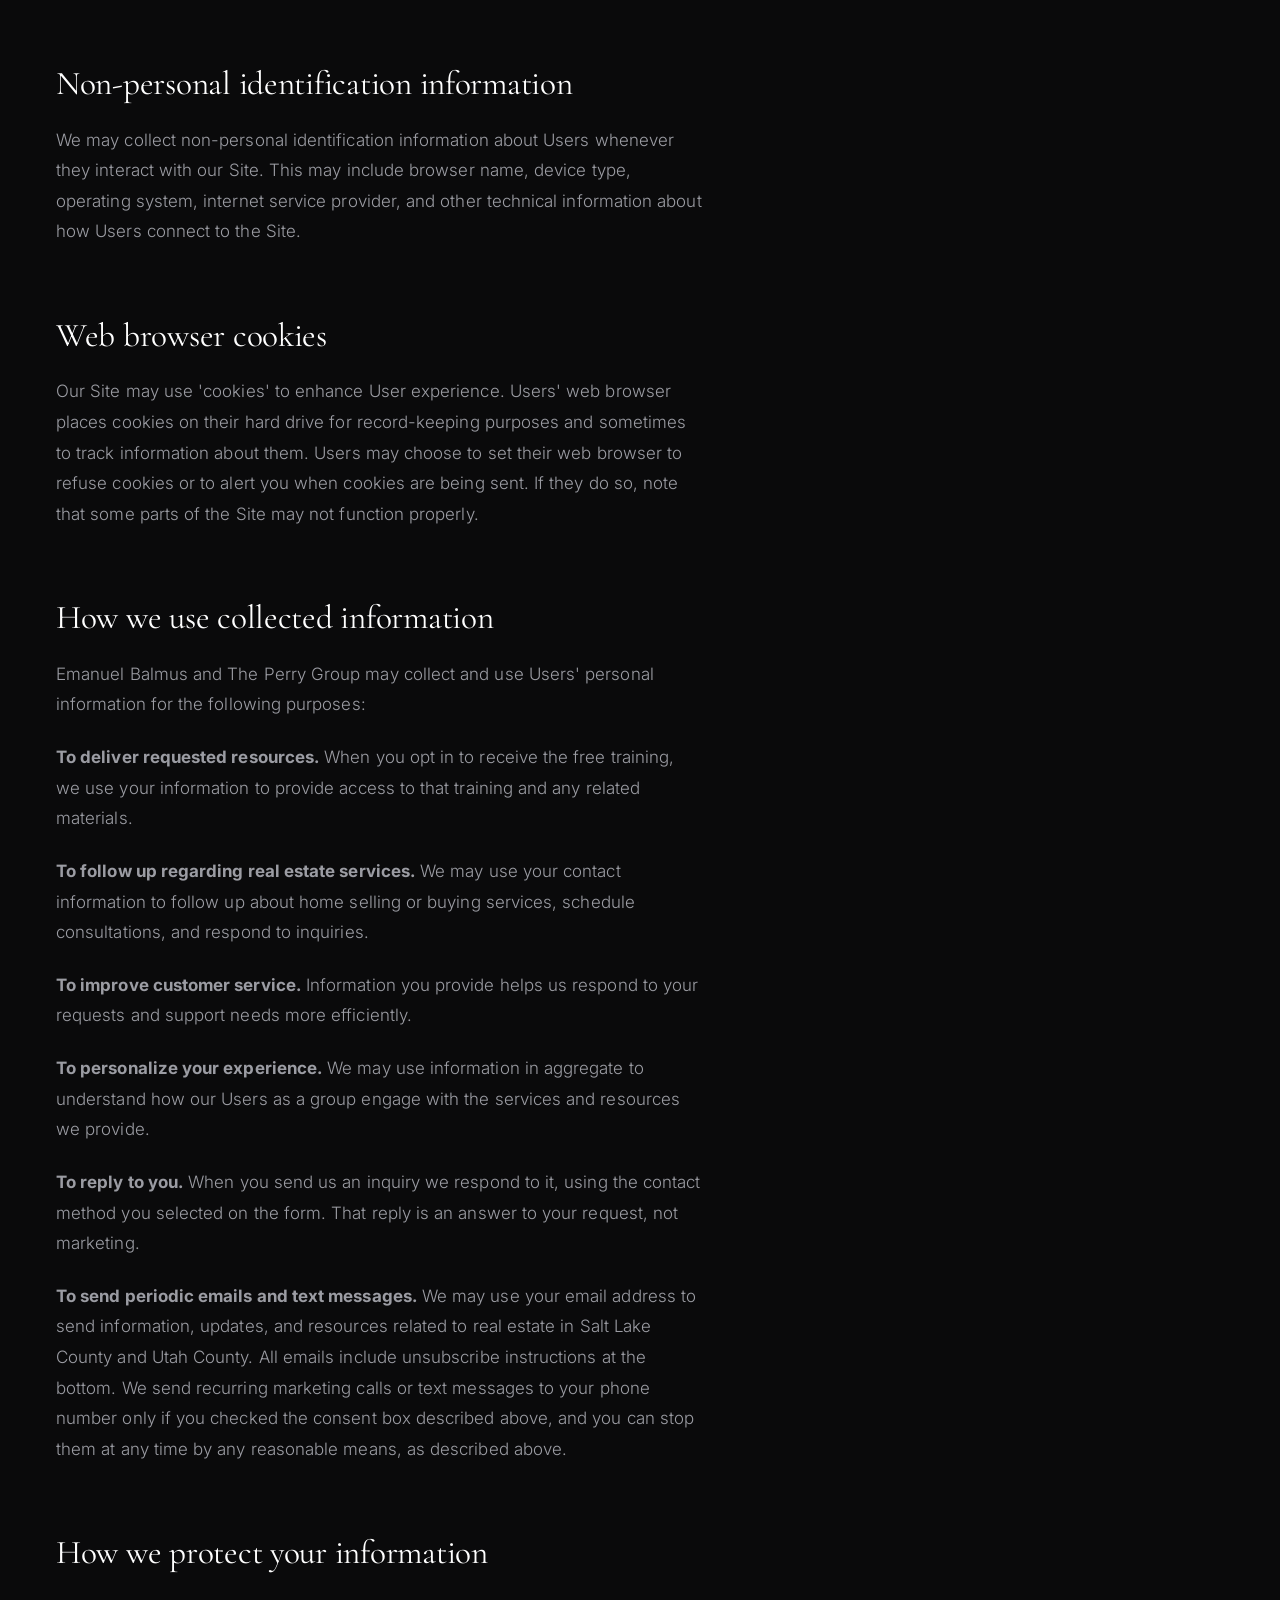
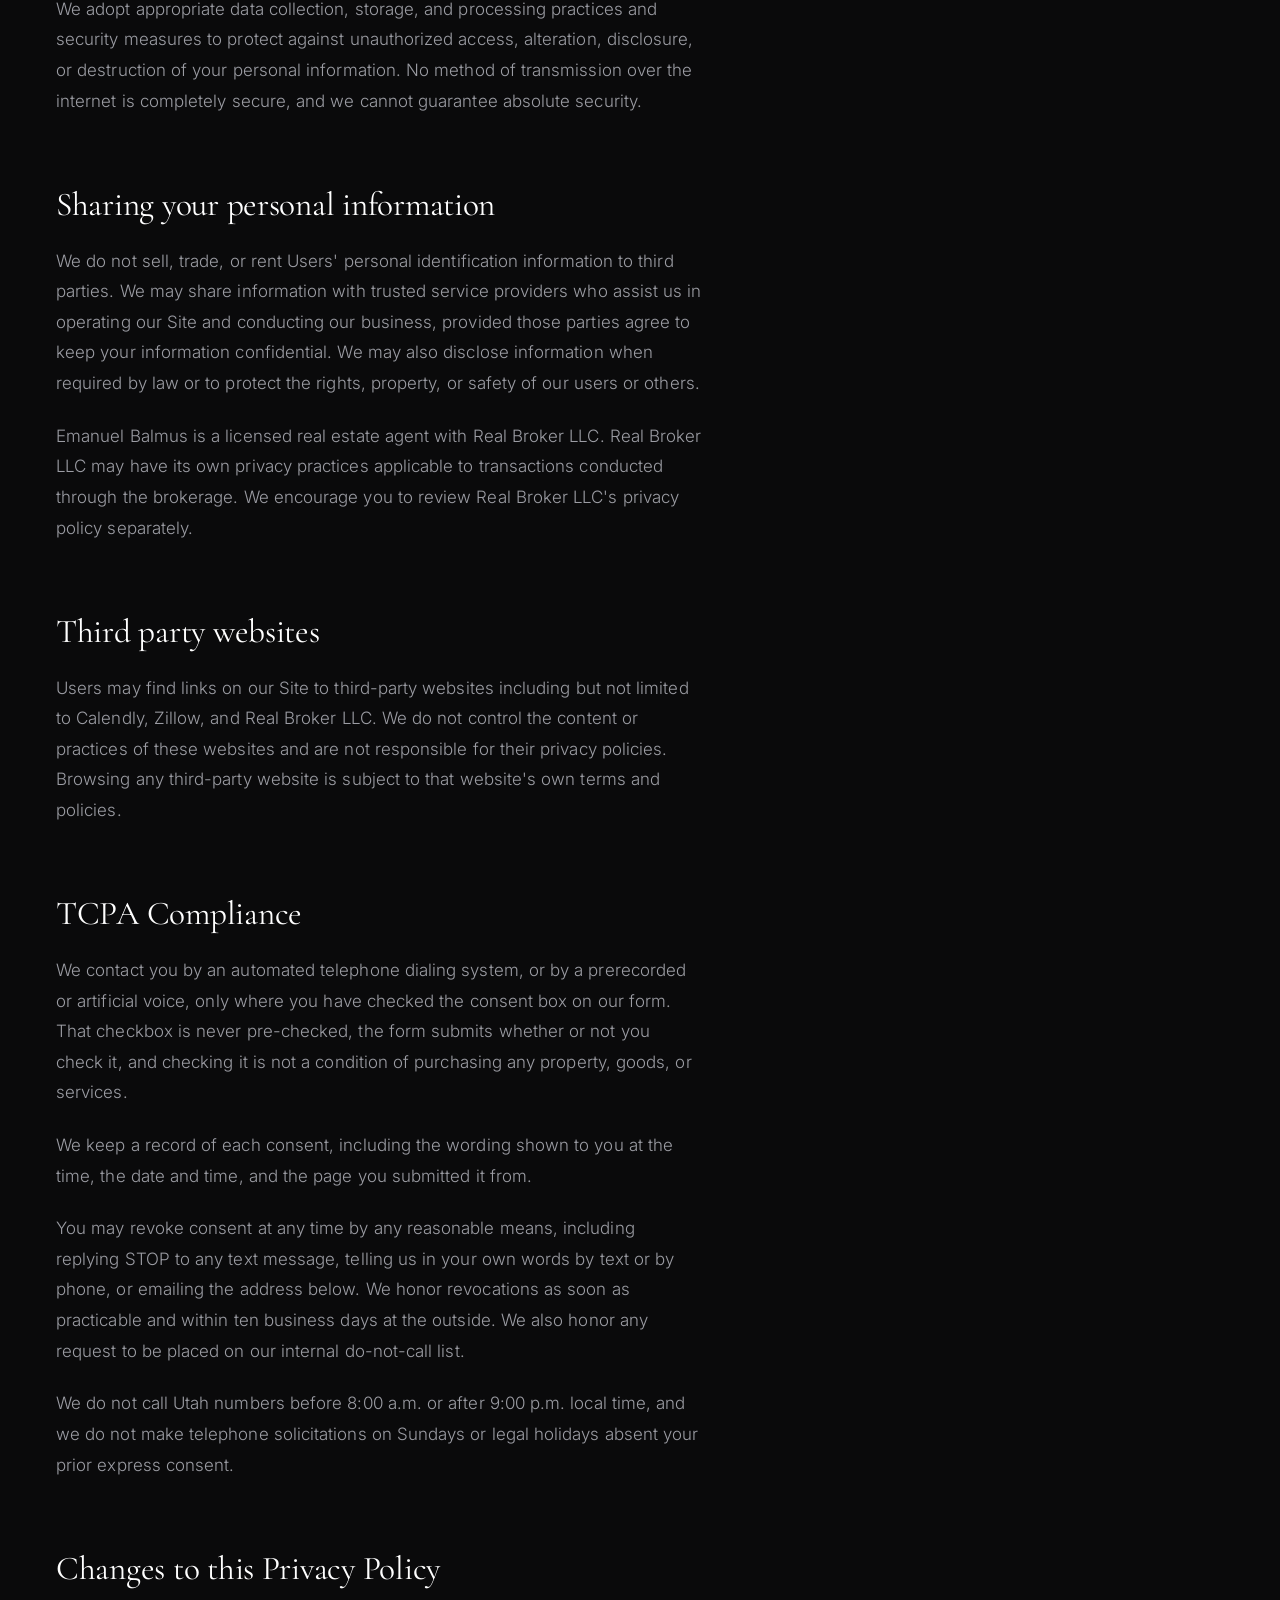
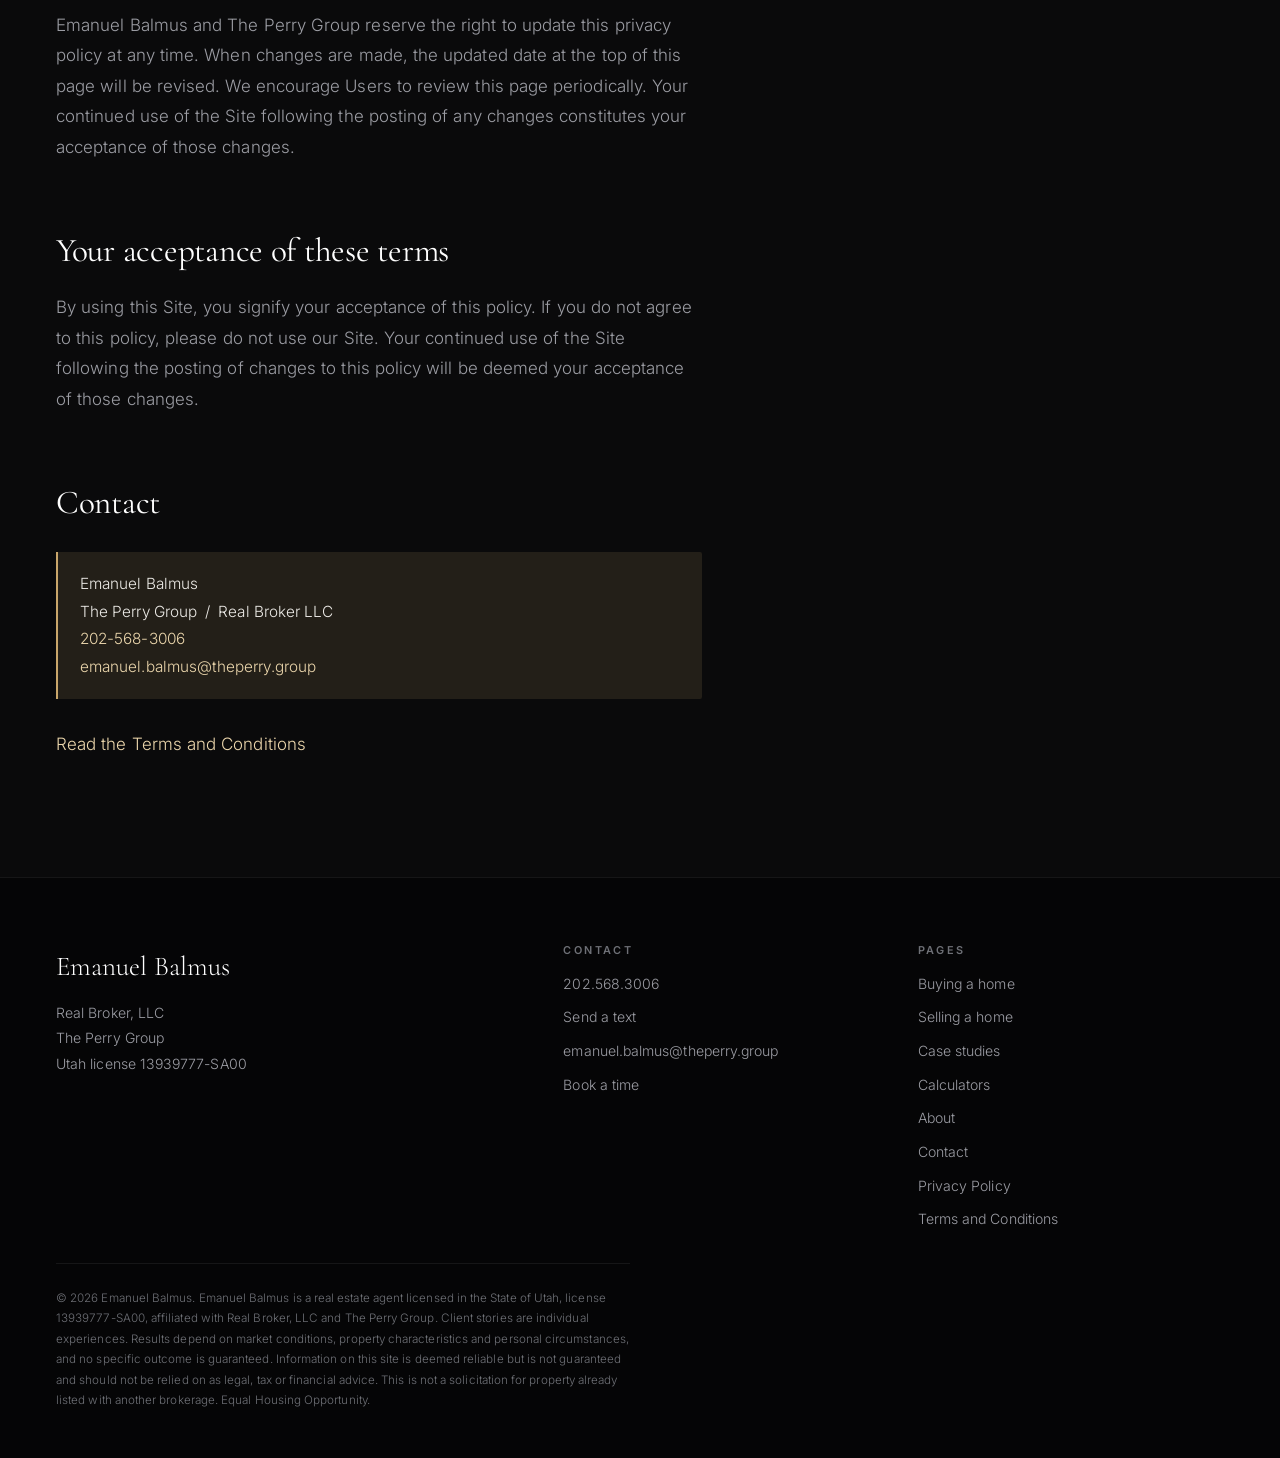
<file: privacy.html>
<!DOCTYPE html>
<html lang="en" class="no-js">
<head>
<meta charset="utf-8">
<meta name="viewport" content="width=device-width, initial-scale=1, viewport-fit=cover">
<title>Privacy Policy | Emanuel Balmus</title>
<meta name="description" content="How this site collects, uses and protects your information, and how to opt out of calls, texts and emails at any time.">
<meta name="theme-color" content="#0A0A0B">
<meta name="robots" content="index, follow">

<meta property="og:type" content="article">
<meta property="og:title" content="Privacy Policy | Emanuel Balmus">
<meta property="og:description" content="How this site collects, uses and protects your information.">

<link rel="preconnect" href="https://fonts.googleapis.com">
<link rel="preconnect" href="https://fonts.gstatic.com" crossorigin>
<link href="https://fonts.googleapis.com/css2?family=Cormorant+Garamond:wght@300;400;500;600&family=Inter:wght@300;400;500;600;700&display=swap" rel="stylesheet">
<link rel="stylesheet" href="assets/site.css">
<link rel="icon" href="data:image/svg+xml,%3Csvg xmlns='http://www.w3.org/2000/svg' viewBox='0 0 64 64'%3E%3Crect width='64' height='64' fill='%230A0A0B'/%3E%3Ctext x='32' y='44' font-family='Georgia,serif' font-size='32' fill='%23C9A66B' text-anchor='middle'%3EEB%3C/text%3E%3C/svg%3E">
<script type="application/ld+json">
{
  "@context": "https://schema.org",
  "@type": "RealEstateAgent",
  "@id": "https://emanuelbalmus.com/#agent",
  "name": "Emanuel Balmus",
  "url": "https://emanuelbalmus.com/",
  "image": "https://emanuelbalmus.com/images/hero-wide.jpg",
  "telephone": "+1-202-568-3006",
  "email": "emanuel.balmus@theperry.group",
  "description": "Licensed Utah real estate agent working with buyers in Utah County and Salt Lake County. Explains the whole process, the contract protections and what each term costs, before asking anyone to commit.",
  "knowsLanguage": ["en", "ro"],
  "areaServed": [
    { "@type": "AdministrativeArea", "name": "Utah County, Utah" },
    { "@type": "AdministrativeArea", "name": "Salt Lake County, Utah" }
  ],
  "memberOf": { "@type": "Organization", "name": "The Perry Group" },
  "parentOrganization": { "@type": "RealEstateAgent", "name": "Real Broker, LLC" },
  "hasCredential": {
    "@type": "EducationalOccupationalCredential",
    "credentialCategory": "Real Estate License",
    "identifier": "13939777-SA00",
    "recognizedBy": { "@type": "GovernmentOrganization", "name": "Utah Division of Real Estate" }
  },
  "knowsAbout": [
    "Buying a home in Utah",
    "Writing competitive offers in a multiple offer situation",
    "What a low appraisal means and how to negotiate it",
    "Due diligence and inspection findings",
    "Unpermitted basement finishes and egress requirements",
    "Buyers turned down by a lender"
  ]
}
</script>
</head>

<body>
<a class="skip" href="#main">Skip to content</a>

<header class="site-head">
  <div class="wrap head-in">
    <a class="mark" href="index.html">
      <span class="mark-name">Start Here</span>
    </a>
    <nav class="nav-links" id="navLinks" aria-label="Main">
      <a href="buyers.html">Buying</a>
      <a href="sellers.html">Selling</a>
      <a href="results.html">Case studies</a>
      <a href="tools.html">Calculators</a>
      <a href="story.html">About</a>
      <a href="contact.html">Contact</a>
    </nav>
    <div class="head-cta">
      <a class="head-tel" href="tel:+12025683006">202.568.3006</a>
      <a class="btn btn-solid" href="contact.html">Get a straight answer</a>
      <button class="menu-btn" id="menuBtn" aria-expanded="false" aria-controls="navLinks">Menu</button>
    </div>
  </div>
</header>

<main id="main">

<section class="band hero">
  <div class="wrap">
    <h1 class="d1" style="max-width:16ch">Privacy Policy</h1>
    <p class="small" style="margin-top:18px">Last updated November 6, 2026</p>
  </div>
</section>

<section class="band" style="padding-top:0">
  <div class="wrap">
    <div class="prose">

      <p>This Privacy Policy governs the manner in which this website collects, uses, maintains,
        and discloses information collected from users (each, a "User") of this website (the
        "Site"). This privacy policy applies to the Site and all products and services offered by
        Emanuel Balmus, a licensed real estate agent with Real Broker LLC operating under The
        Perry Group.</p>

      <h2>Personal identification information</h2>

      <p>We may collect personal identification information from Users in a variety of ways,
        including but not limited to when Users visit our Site, register on the Site, subscribe to
        receive a free training, request a consultation, or engage in other activities, services,
        features, or resources we make available on our Site. Users may be asked to provide, where
        appropriate, their first name, email address, and phone number.</p>

      <p>Our contact form asks for a phone number so that we can reply to what you sent us, using
        whichever method you tell us you prefer. Giving us your phone number, on its own, is not
        consent to receive automated marketing calls or texts.</p>

      <p>Separately, the form includes a checkbox you may leave unchecked. Checking it is your
        express written consent to receive calls and text messages from Emanuel Balmus and The
        Perry Group, Real Broker, LLC, at the number you provided, including messages sent using
        an automated telephone dialing system or a prerecorded or artificial voice, about real
        estate services, appointment reminders and related follow-up. Checking that box is not a
        condition of buying or selling a home, of receiving any other goods or services, or of
        getting a response from us. Message frequency varies, up to 10 per month. Message and data
        rates may apply.</p>

      <p>You can withdraw that consent at any time, by any reasonable means. Replying STOP,
        UNSUBSCRIBE, CANCEL, END or QUIT to a text message works. So does telling us by phone, by
        text in your own words, or by email to the address at the bottom of this page. We honor
        the request as soon as practicable and in no case later than ten business days after we
        receive it. We do not require you to use a specific word or a specific channel, and we do
        not treat a request made in your own words as invalid.</p>

      <p>Users may visit our Site anonymously. We will only collect personal identification
        information when voluntarily submitted. Users can refuse to supply such information,
        however it may prevent them from accessing certain Site features or resources.</p>

      <h2>Non-personal identification information</h2>

      <p>We may collect non-personal identification information about Users whenever they interact
        with our Site. This may include browser name, device type, operating system, internet
        service provider, and other technical information about how Users connect to the Site.</p>

      <h2>Web browser cookies</h2>

      <p>Our Site may use 'cookies' to enhance User experience. Users' web browser places cookies
        on their hard drive for record-keeping purposes and sometimes to track information about
        them. Users may choose to set their web browser to refuse cookies or to alert you when
        cookies are being sent. If they do so, note that some parts of the Site may not function
        properly.</p>

      <h2>How we use collected information</h2>

      <p>Emanuel Balmus and The Perry Group may collect and use Users' personal information for
        the following purposes:</p>

      <p><strong>To deliver requested resources.</strong> When you opt in to receive the free
        training, we use your information to provide access to that training and any related
        materials.</p>

      <p><strong>To follow up regarding real estate services.</strong> We may use your contact
        information to follow up about home selling or buying services, schedule consultations,
        and respond to inquiries.</p>

      <p><strong>To improve customer service.</strong> Information you provide helps us respond to
        your requests and support needs more efficiently.</p>

      <p><strong>To personalize your experience.</strong> We may use information in aggregate to
        understand how our Users as a group engage with the services and resources we provide.</p>

      <p><strong>To reply to you.</strong> When you send us an inquiry we respond to it, using the
        contact method you selected on the form. That reply is an answer to your request, not
        marketing.</p>

      <p><strong>To send periodic emails and text messages.</strong> We may use your email address
        to send information, updates, and resources related to real estate in Salt Lake County and
        Utah County. All emails include unsubscribe instructions at the bottom. We send recurring
        marketing calls or text messages to your phone number only if you checked the consent box
        described above, and you can stop them at any time by any reasonable means, as described
        above.</p>

      <h2>How we protect your information</h2>

      <p>We adopt appropriate data collection, storage, and processing practices and security
        measures to protect against unauthorized access, alteration, disclosure, or destruction of
        your personal information. No method of transmission over the internet is completely
        secure, and we cannot guarantee absolute security.</p>

      <h2>Sharing your personal information</h2>

      <p>We do not sell, trade, or rent Users' personal identification information to third
        parties. We may share information with trusted service providers who assist us in
        operating our Site and conducting our business, provided those parties agree to keep your
        information confidential. We may also disclose information when required by law or to
        protect the rights, property, or safety of our users or others.</p>

      <p>Emanuel Balmus is a licensed real estate agent with Real Broker LLC. Real Broker LLC may
        have its own privacy practices applicable to transactions conducted through the brokerage.
        We encourage you to review Real Broker LLC's privacy policy separately.</p>

      <h2>Third party websites</h2>

      <p>Users may find links on our Site to third-party websites including but not limited to
        Calendly, Zillow, and Real Broker LLC. We do not control the content or practices of these
        websites and are not responsible for their privacy policies. Browsing any third-party
        website is subject to that website's own terms and policies.</p>

      <h2>TCPA Compliance</h2>

      <p>We contact you by an automated telephone dialing system, or by a prerecorded or artificial
        voice, only where you have checked the consent box on our form. That checkbox is never
        pre-checked, the form submits whether or not you check it, and checking it is not a
        condition of purchasing any property, goods, or services.</p>

      <p>We keep a record of each consent, including the wording shown to you at the time, the date
        and time, and the page you submitted it from.</p>

      <p>You may revoke consent at any time by any reasonable means, including replying STOP to any
        text message, telling us in your own words by text or by phone, or emailing the address
        below. We honor revocations as soon as practicable and within ten business days at the
        outside. We also honor any request to be placed on our internal do-not-call list.</p>

      <p>We do not call Utah numbers before 8:00 a.m. or after 9:00 p.m. local time, and we do not
        make telephone solicitations on Sundays or legal holidays absent your prior express
        consent.</p>

      <h2>Changes to this Privacy Policy</h2>

      <p>Emanuel Balmus and The Perry Group reserve the right to update this privacy policy at any
        time. When changes are made, the updated date at the top of this page will be revised. We
        encourage Users to review this page periodically. Your continued use of the Site following
        the posting of any changes constitutes your acceptance of those changes.</p>

      <h2>Your acceptance of these terms</h2>

      <p>By using this Site, you signify your acceptance of this policy. If you do not agree to
        this policy, please do not use our Site. Your continued use of the Site following the
        posting of changes to this policy will be deemed your acceptance of those changes.</p>

      <h2>Contact</h2>

      <div class="note">
        <p>Emanuel Balmus<br>
          The Perry Group &nbsp;/&nbsp; Real Broker LLC<br>
          <a href="tel:+12025683006">202-568-3006</a><br>
          <a href="mailto:emanuel.balmus@theperry.group">emanuel.balmus@theperry.group</a>
        </p>
      </div>

      <p><a href="terms.html">Read the Terms and Conditions</a></p>

    </div>
  </div>
</section>

</main>

<footer class="site-foot">
  <div class="wrap">
    <div class="foot-grid">
      <div>
        <div class="foot-name">Emanuel Balmus</div>
        <p style="margin:0;line-height:1.8">
          Real Broker, LLC<br>The Perry Group<br>Utah license 13939777-SA00
        </p>
      </div>
      <div>
        <h3>Contact</h3>
        <ul class="foot-list">
          <li><a href="tel:+12025683006">202.568.3006</a></li>
          <li><a href="sms:+12025683006">Send a text</a></li>
          <li><a href="mailto:emanuel.balmus@theperry.group">emanuel.balmus@theperry.group</a></li>
          <li><a href="https://calendly.com/emanuelbalmus/realestate" target="_blank" rel="noopener">Book a time</a></li>
        </ul>
      </div>
      <div>
        <h3>Pages</h3>
        <ul class="foot-list">
          <li><a href="buyers.html">Buying a home</a></li>
          <li><a href="sellers.html">Selling a home</a></li>
          <li><a href="results.html">Case studies</a></li>
          <li><a href="tools.html">Calculators</a></li>
          <li><a href="story.html">About</a></li>
          <li><a href="contact.html">Contact</a></li>
          <li><a href="privacy.html">Privacy Policy</a></li>
          <li><a href="terms.html">Terms and Conditions</a></li>
        </ul>
      </div>
    </div>

    <p class="foot-legal">
      &copy; <span class="yr">2026</span> Emanuel Balmus. Emanuel Balmus is a real estate agent
      licensed in the State of Utah, license 13939777-SA00, affiliated with Real Broker, LLC and
      The Perry Group. Client stories are individual experiences. Results depend on market
      conditions, property characteristics and personal circumstances, and no specific outcome is
      guaranteed. Information on this site is deemed reliable but is not guaranteed and should not
      be relied on as legal, tax or financial advice. This is not a solicitation for property
      already listed with another brokerage. Equal Housing Opportunity.
    </p>
  </div>
</footer>

<script src="assets/site.js"></script>
</body>
</html>
</file>
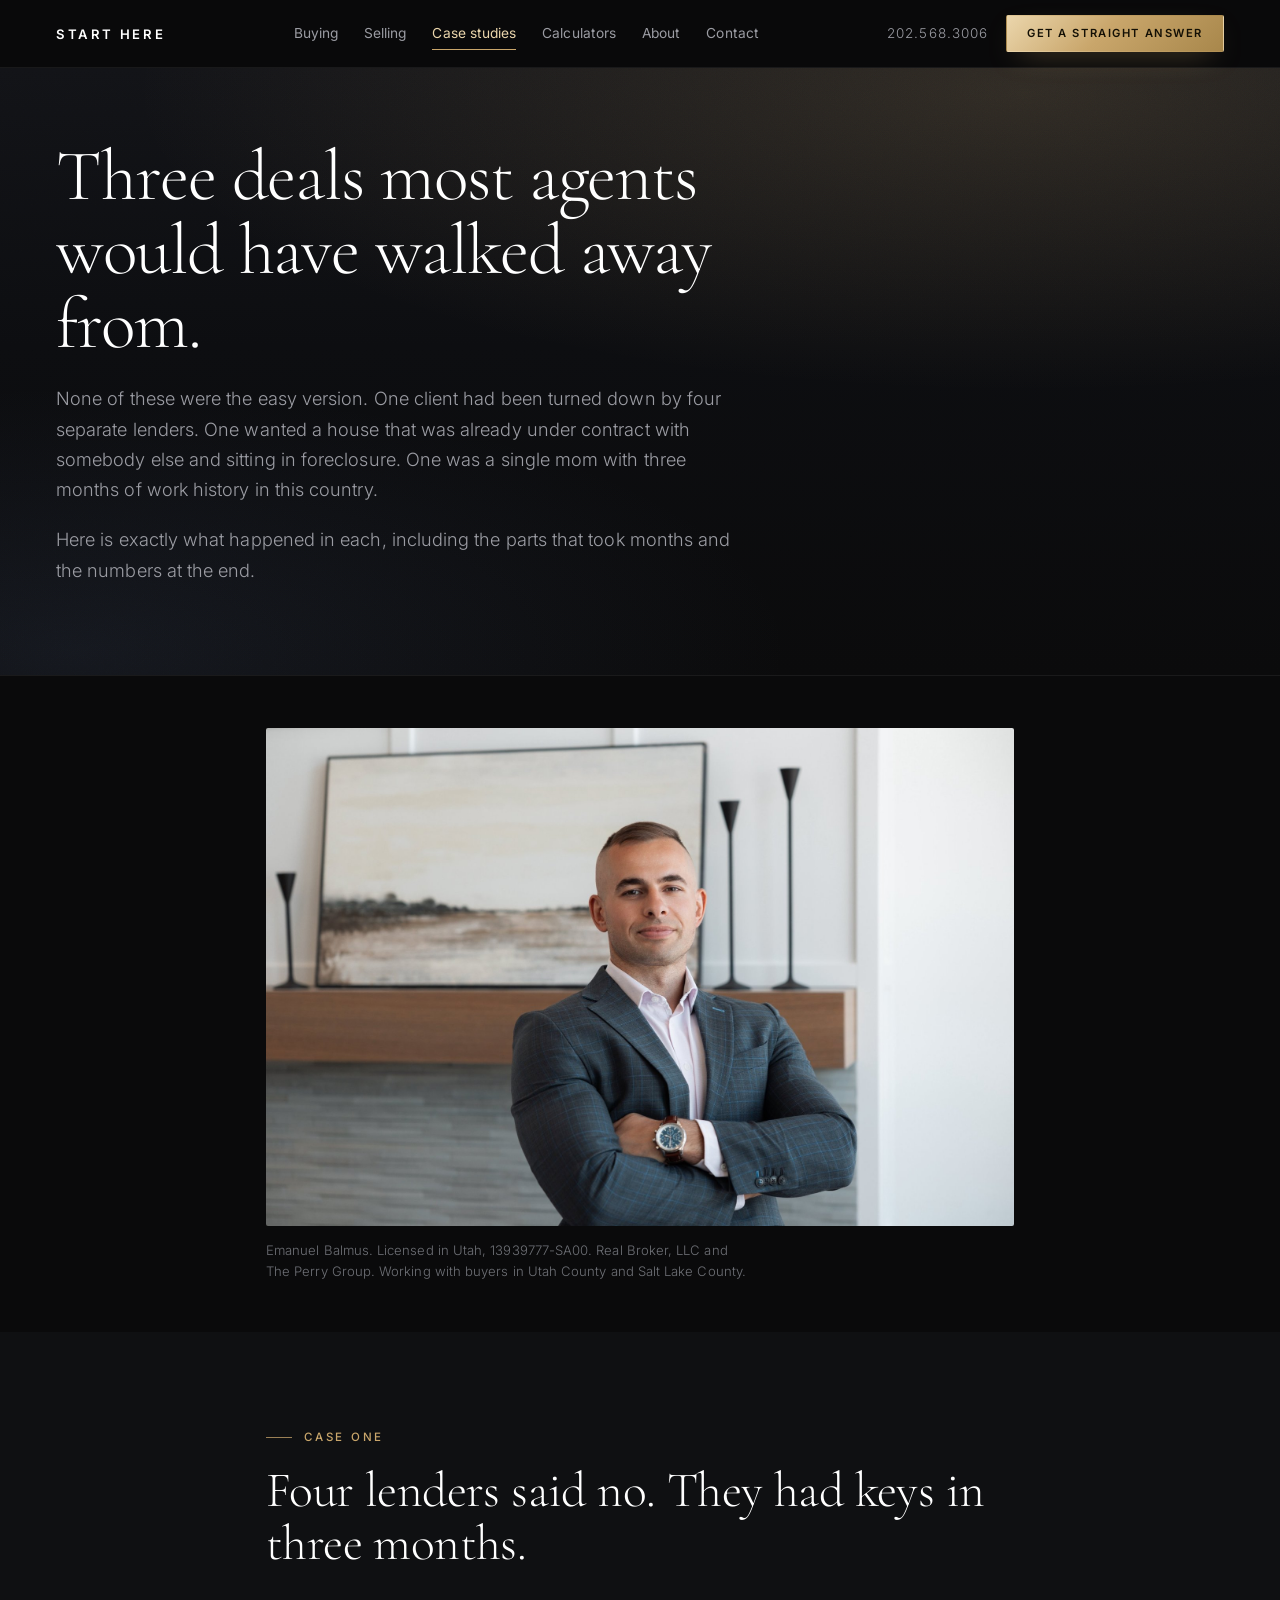
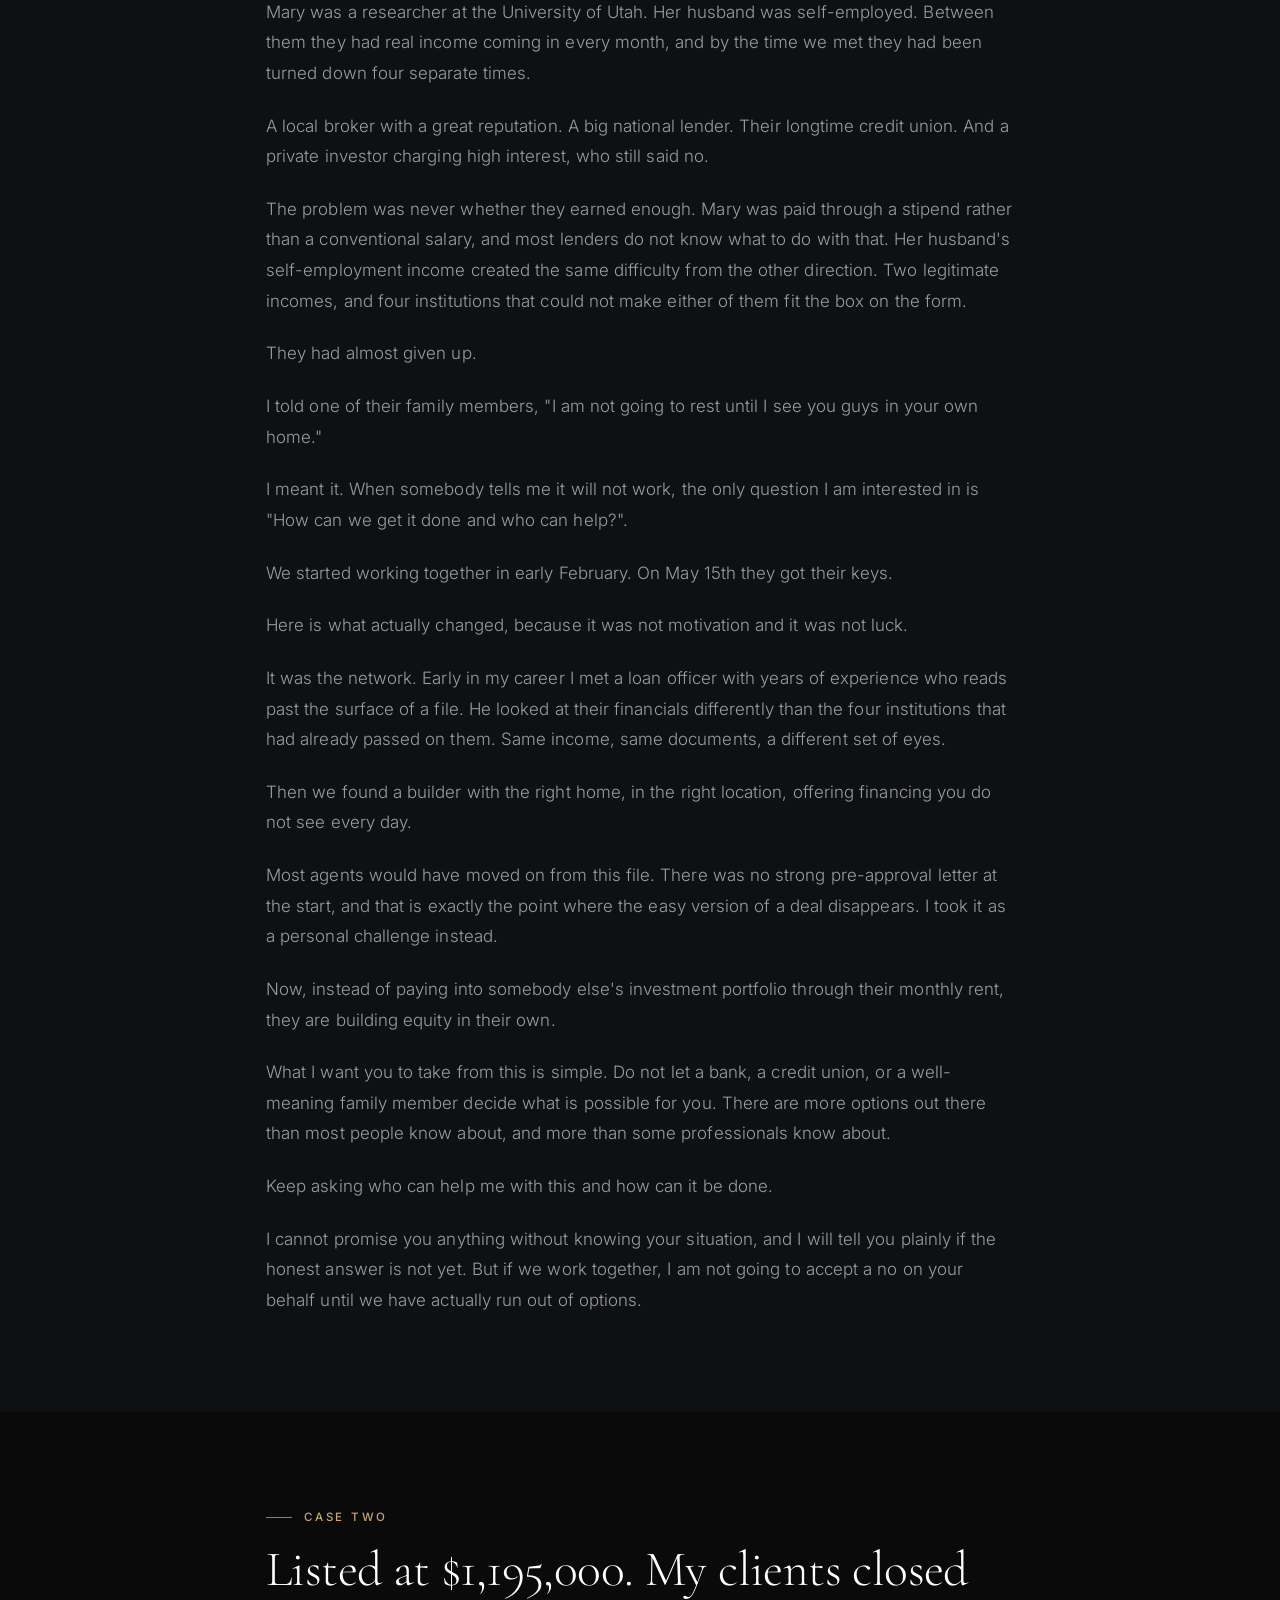
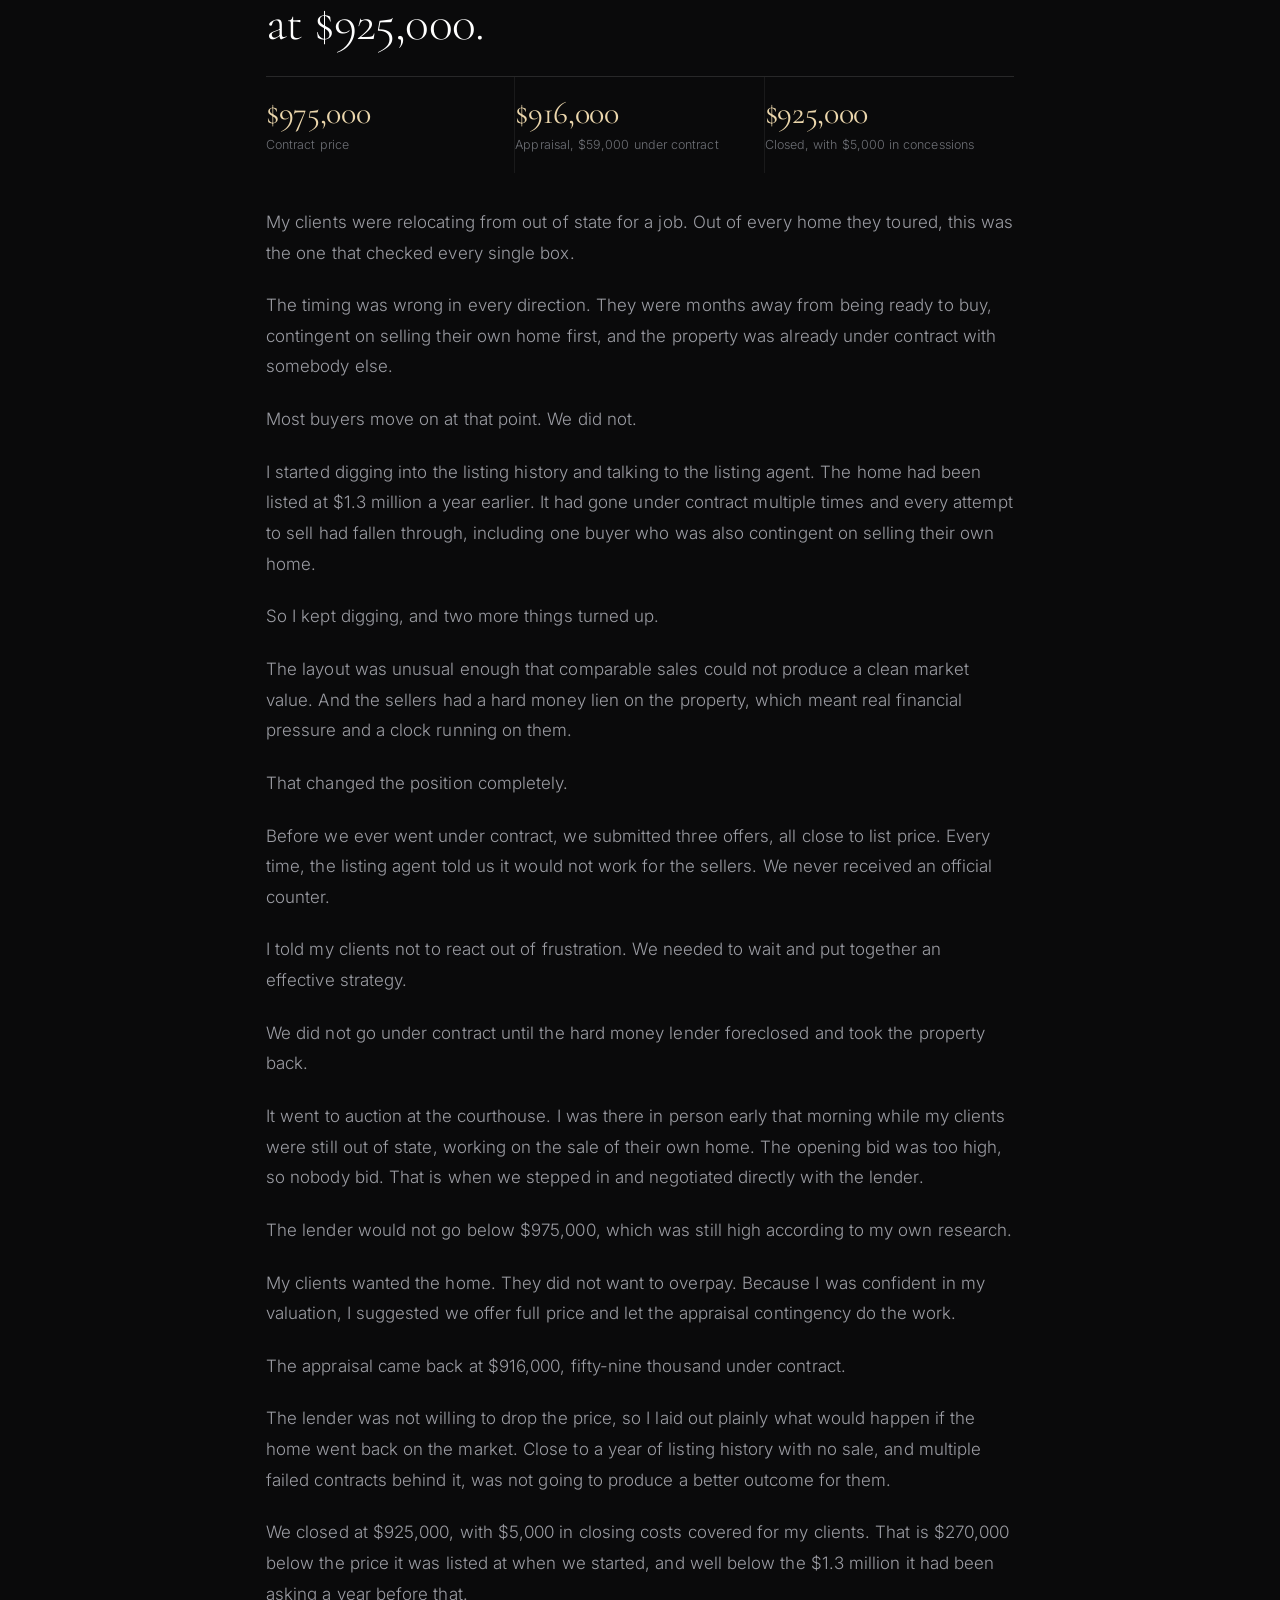
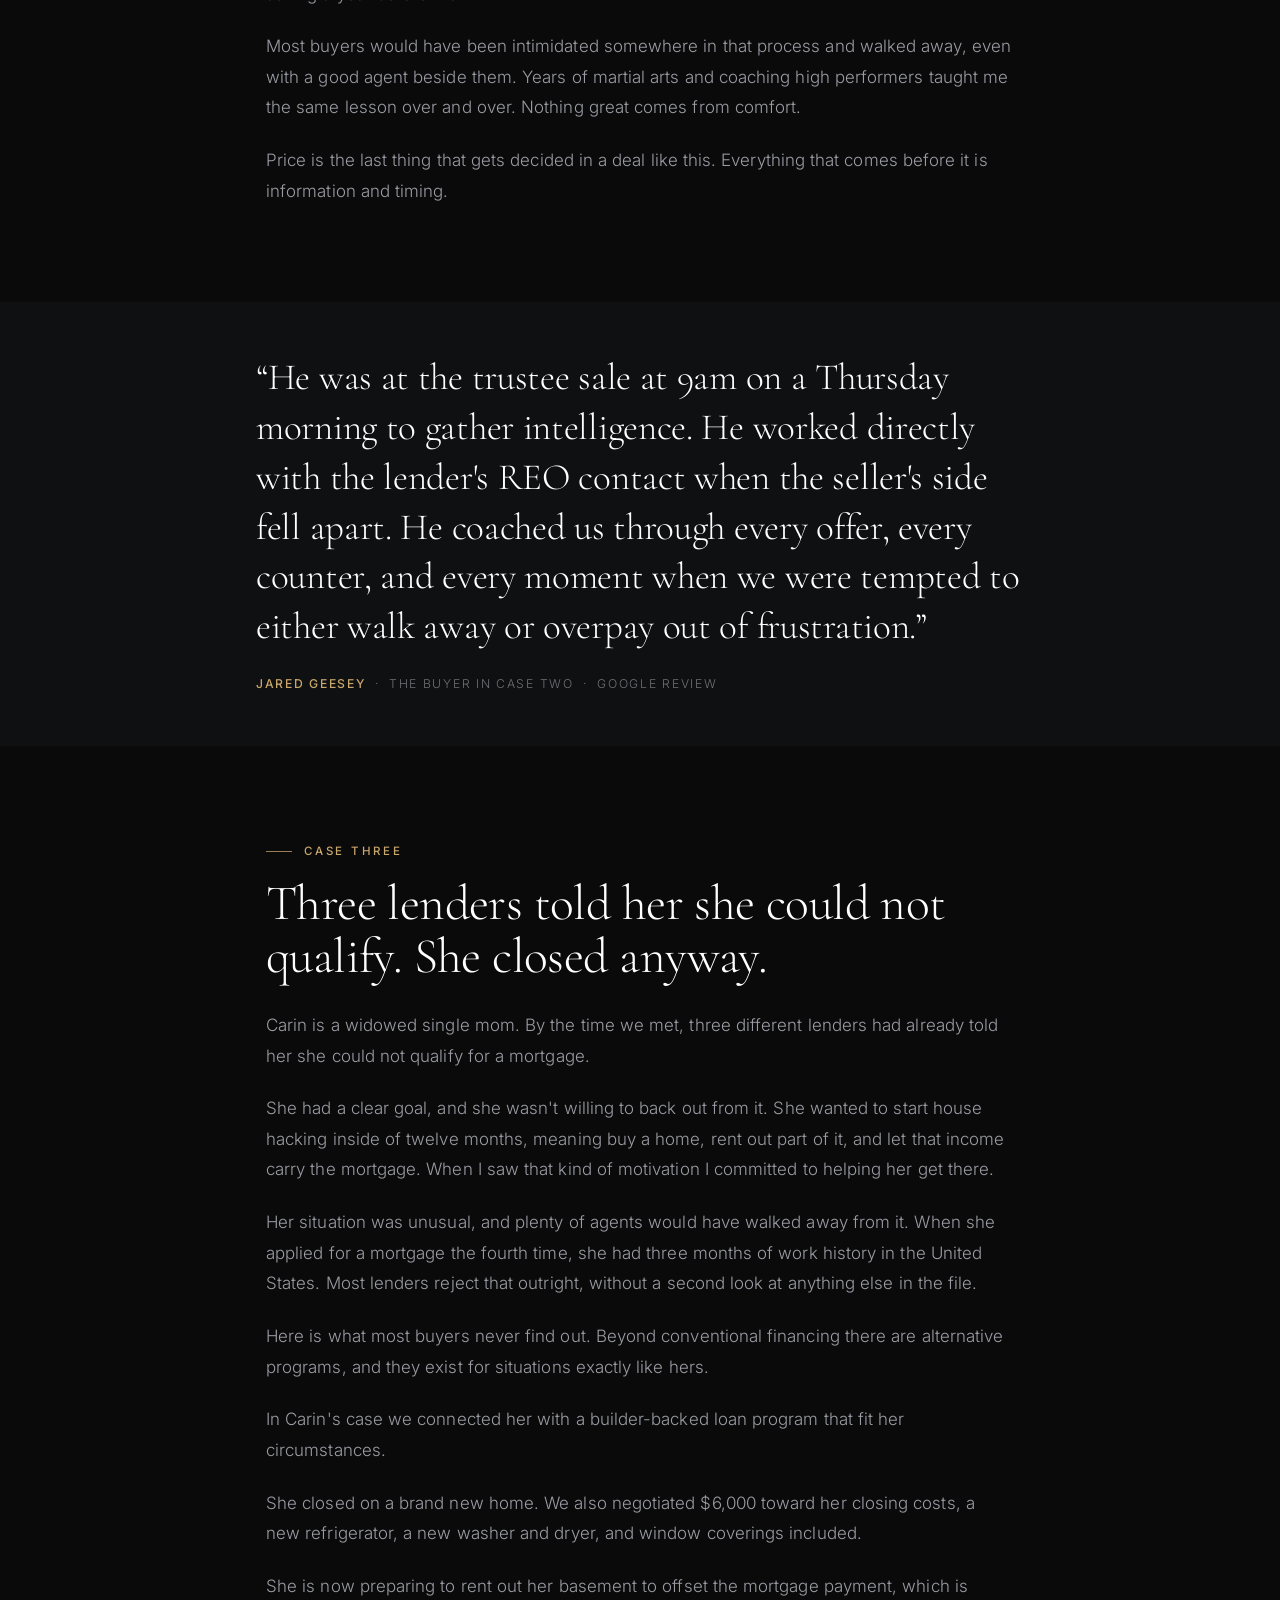
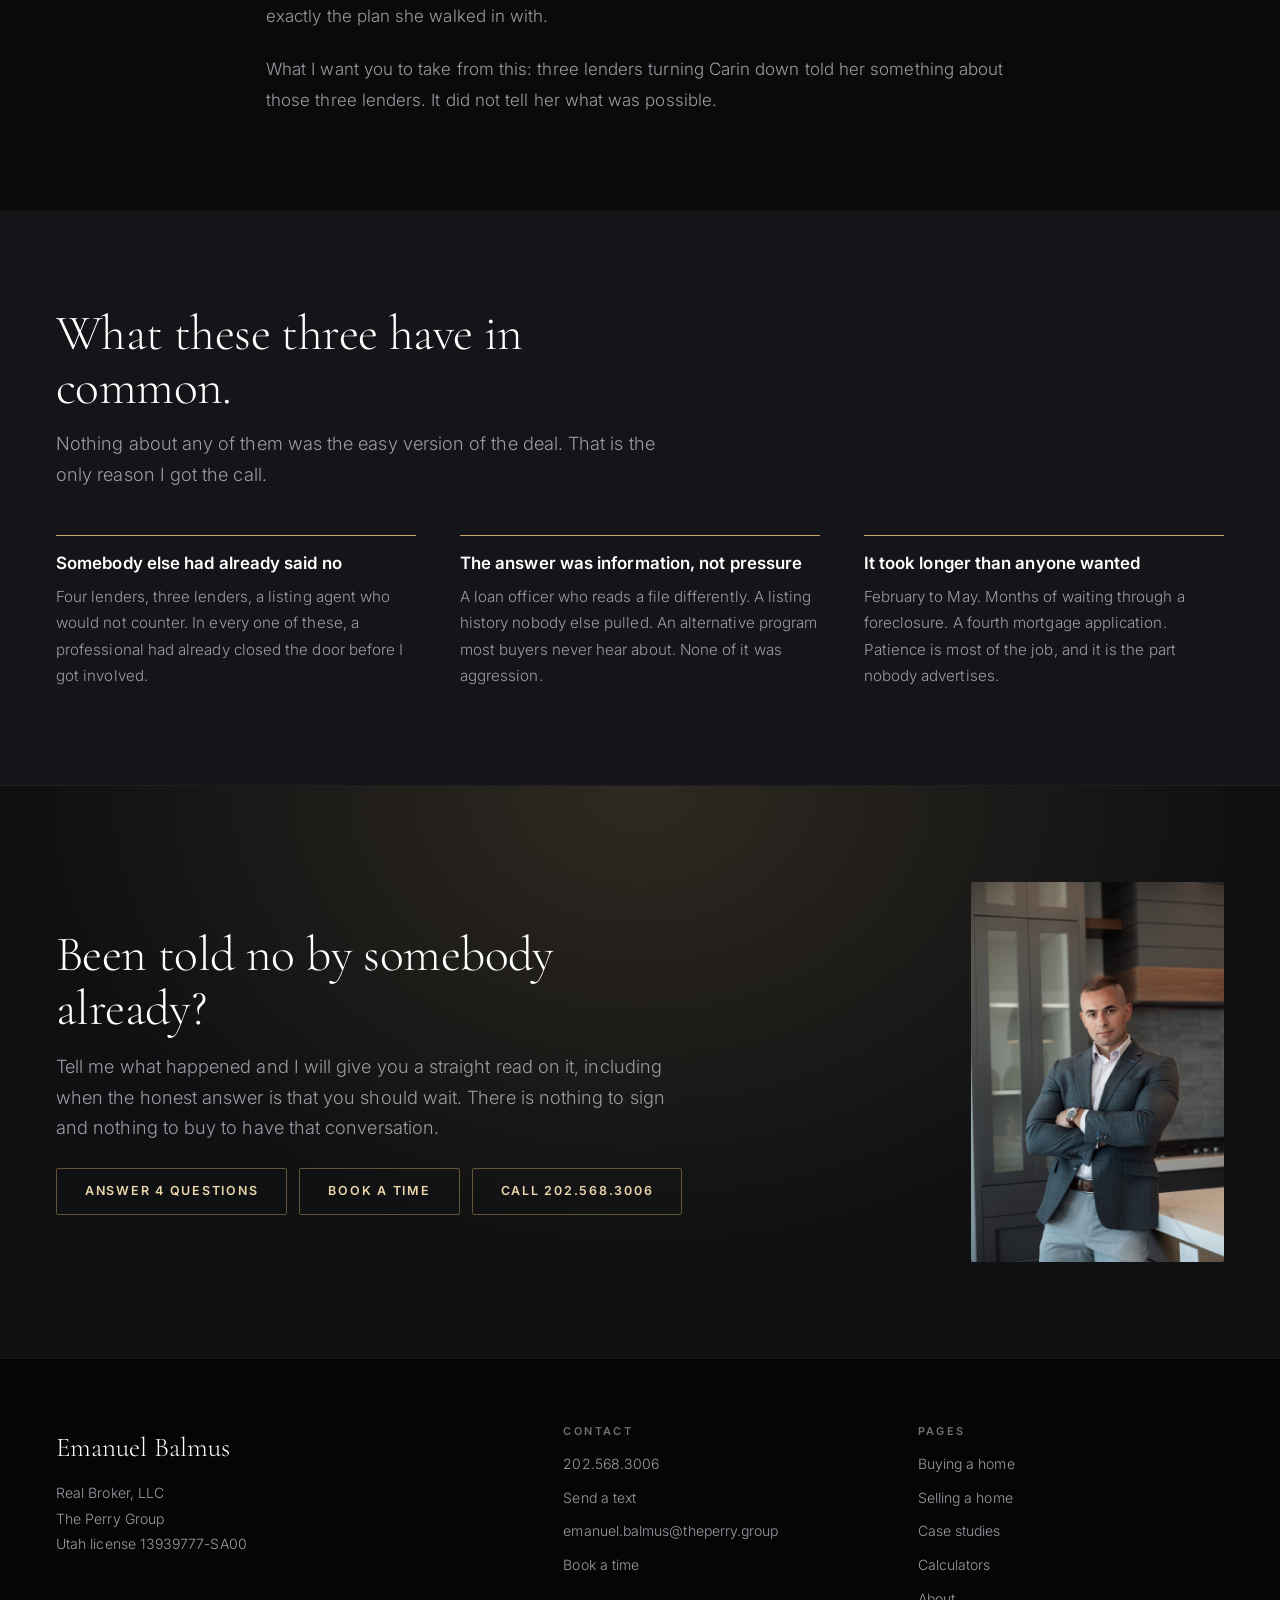
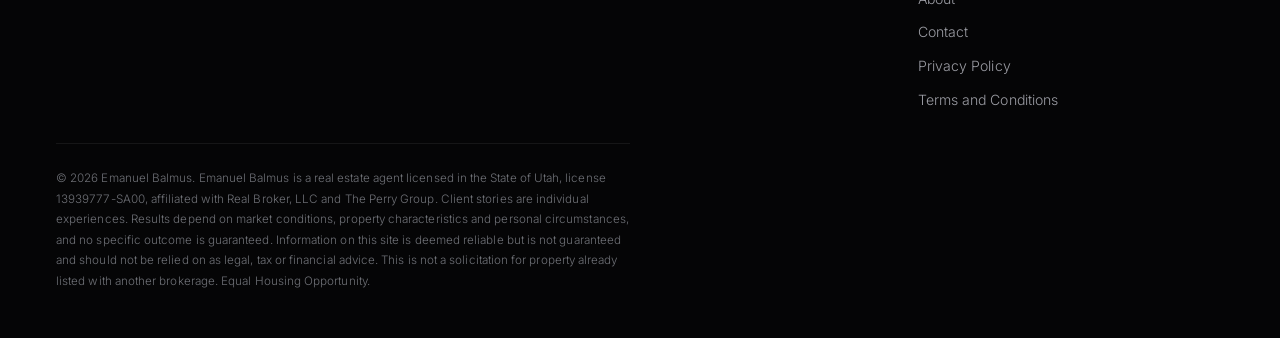
<file: results.html>
<!DOCTYPE html>
<html lang="en" class="no-js">
<head>
<meta charset="utf-8">
<meta name="viewport" content="width=device-width, initial-scale=1, viewport-fit=cover">
<title>Case studies | Emanuel Balmus</title>
<meta name="description" content="Three Utah deals most agents would have walked away from. Four lender rejections, a foreclosure that closed $270,000 under list, and a single mom three lenders turned down.">
<meta name="theme-color" content="#0A0A0B">
<meta name="robots" content="index, follow">

<meta property="og:type" content="article">
<meta property="og:title" content="Case studies | Emanuel Balmus">
<meta property="og:description" content="Three Utah deals most agents would have walked away from, and exactly how each one got done.">
<meta property="og:image" content="https://emanuelbalmus.com/images/pro-wide.jpg">

<link rel="preconnect" href="https://fonts.googleapis.com">
<link rel="preconnect" href="https://fonts.gstatic.com" crossorigin>
<link href="https://fonts.googleapis.com/css2?family=Cormorant+Garamond:wght@300;400;500;600&family=Inter:wght@300;400;500;600;700&display=swap" rel="stylesheet">
<link rel="stylesheet" href="assets/site.css">
<link rel="icon" href="data:image/svg+xml,%3Csvg xmlns='http://www.w3.org/2000/svg' viewBox='0 0 64 64'%3E%3Crect width='64' height='64' fill='%230A0A0B'/%3E%3Ctext x='32' y='44' font-family='Georgia,serif' font-size='32' fill='%23C9A66B' text-anchor='middle'%3EEB%3C/text%3E%3C/svg%3E">

<script type="application/ld+json">
{
  "@context": "https://schema.org",
  "@type": "RealEstateAgent",
  "@id": "https://emanuelbalmus.com/#agent",
  "name": "Emanuel Balmus",
  "url": "https://emanuelbalmus.com/",
  "image": "https://emanuelbalmus.com/images/hero-wide.jpg",
  "telephone": "+1-202-568-3006",
  "email": "emanuel.balmus@theperry.group",
  "description": "Licensed Utah real estate agent working with buyers in Utah County and Salt Lake County. Explains the whole process, the contract protections and what each term costs, before asking anyone to commit.",
  "knowsLanguage": ["en", "ro"],
  "areaServed": [
    { "@type": "AdministrativeArea", "name": "Utah County, Utah" },
    { "@type": "AdministrativeArea", "name": "Salt Lake County, Utah" }
  ],
  "memberOf": { "@type": "Organization", "name": "The Perry Group" },
  "parentOrganization": { "@type": "RealEstateAgent", "name": "Real Broker, LLC" },
  "hasCredential": {
    "@type": "EducationalOccupationalCredential",
    "credentialCategory": "Real Estate License",
    "identifier": "13939777-SA00",
    "recognizedBy": { "@type": "GovernmentOrganization", "name": "Utah Division of Real Estate" }
  },
  "knowsAbout": [
    "Buying a home in Utah",
    "Writing competitive offers in a multiple offer situation",
    "What a low appraisal means and how to negotiate it",
    "Due diligence and inspection findings",
    "Unpermitted basement finishes and egress requirements",
    "Buyers turned down by a lender"
  ]
}
</script>
</head>

<body>
<a class="skip" href="#main">Skip to content</a>

<header class="site-head">
  <div class="wrap head-in">
    <a class="mark" href="index.html">
      <span class="mark-name">Start Here</span>
    </a>
    <nav class="nav-links" id="navLinks" aria-label="Main">
      <a href="buyers.html">Buying</a>
      <a href="sellers.html">Selling</a>
      <a href="results.html" aria-current="page">Case studies</a>
      <a href="tools.html">Calculators</a>
      <a href="story.html">About</a>
      <a href="contact.html">Contact</a>
    </nav>
    <div class="head-cta">
      <a class="head-tel" href="tel:+12025683006">202.568.3006</a>
      <a class="btn btn-solid" href="contact.html">Get a straight answer</a>
      <button class="menu-btn" id="menuBtn" aria-expanded="false" aria-controls="navLinks">Menu</button>
    </div>
  </div>
</header>

<main id="main">

<!-- ============================ HERO ============================ -->
<section class="band hero">
  <div class="wrap">
    <h1 class="d1" style="max-width:21ch">Three deals most agents would have walked away from.</h1>
    <p class="lede" style="max-width:62ch;margin-top:22px">
      None of these were the easy version. One client had been turned down by four separate
      lenders. One wanted a house that was already under contract with somebody else and sitting
      in foreclosure. One was a single mom with three months of work history in this country.
    </p>
    <p class="lede" style="max-width:62ch">
      Here is exactly what happened in each, including the parts that took months and the numbers
      at the end.
    </p>
  </div>
</section>

<section class="band band-tight">
  <div class="wrap narrow">
    <figure class="band-figure full">
      <img src="images/pro-wide.jpg" width="1900" height="1267" loading="lazy"
           alt="Emanuel Balmus, Realtor with Real Broker LLC and The Perry Group, Utah license 13939777-SA00">
      <figcaption class="small">Emanuel Balmus. Licensed in Utah, 13939777-SA00. Real Broker, LLC
        and The Perry Group. Working with buyers in Utah County and Salt Lake County.</figcaption>
    </figure>
  </div>
</section>

<!-- ============================ CASE ONE ============================ -->
<section class="band band-wash">
  <div class="wrap narrow">
    <p class="kicker">Case one</p>
    <h2 class="d2" style="margin-bottom:26px">Four lenders said no. They had keys in three months.</h2>

    <div class="prose" style="max-width:none">
      <p>Mary was a researcher at the University of Utah. Her husband was self-employed. Between
        them they had real income coming in every month, and by the time we met they had been
        turned down four separate times.</p>

      <p>A local broker with a great reputation. A big national lender. Their longtime credit
        union. And a private investor charging high interest, who still said no.</p>

      <p>The problem was never whether they earned enough. Mary was paid through a stipend rather
        than a conventional salary, and most lenders do not know what to do with that. Her
        husband's self-employment income created the same difficulty from the other direction.
        Two legitimate incomes, and four institutions that could not make either of them fit the
        box on the form.</p>

      <p>They had almost given up.</p>

      <p>I told one of their family members, "I am not going to rest until I see you guys in your
        own home."</p>

      <p>I meant it. When somebody tells me it will not work, the only question I am interested in
        is "How can we get it done and who can help?".</p>

      <p>We started working together in early February. On May 15th they got their keys.</p>

      <p>Here is what actually changed, because it was not motivation and it was not luck.</p>

      <p>It was the network. Early in my career I met a loan officer with years of experience who
        reads past the surface of a file. He looked at their financials differently than the four
        institutions that had already passed on them. Same income, same documents, a different set
        of eyes.</p>

      <p>Then we found a builder with the right home, in the right location, offering financing you
        do not see every day.</p>

      <p>Most agents would have moved on from this file. There was no strong pre-approval letter at
        the start, and that is exactly the point where the easy version of a deal disappears. I
        took it as a personal challenge instead.</p>

      <p>Now, instead of paying into somebody else's investment portfolio through their monthly
        rent, they are building equity in their own.</p>

      <p>What I want you to take from this is simple. Do not let a bank, a credit union, or a
        well-meaning family member decide what is possible for you. There are more options out
        there than most people know about, and more than some professionals know about.</p>

      <p>Keep asking who can help me with this and how can it be done.</p>

      <p style="margin-bottom:0">I cannot promise you anything without knowing your situation, and
        I will tell you plainly if the honest answer is not yet. But if we work together, I am not
        going to accept a no on your behalf until we have actually run out of options.</p>
    </div>
  </div>
</section>

<!-- ============================ CASE TWO ============================ -->
<section class="band">
  <div class="wrap narrow">
    <p class="kicker">Case two</p>
    <h2 class="d2" style="margin-bottom:26px">Listed at $1,195,000. My clients closed at $925,000.</h2>

    <div class="facts" style="margin-bottom:34px">
      <div class="fact"><b>$975,000</b><span>Contract price</span></div>
      <div class="fact"><b>$916,000</b><span>Appraisal, $59,000 under contract</span></div>
      <div class="fact"><b>$925,000</b><span>Closed, with $5,000 in concessions</span></div>
    </div>

    <div class="prose" style="max-width:none">
      <p>My clients were relocating from out of state for a job. Out of every home they toured,
        this was the one that checked every single box.</p>

      <p>The timing was wrong in every direction. They were months away from being ready to buy,
        contingent on selling their own home first, and the property was already under contract
        with somebody else.</p>

      <p>Most buyers move on at that point. We did not.</p>

      <p>I started digging into the listing history and talking to the listing agent. The home had
        been listed at $1.3 million a year earlier. It had gone under contract multiple times and
        every attempt to sell had fallen through, including one buyer who was also contingent on
        selling their own home.</p>

      <p>So I kept digging, and two more things turned up.</p>

      <p>The layout was unusual enough that comparable sales could not produce a clean market
        value. And the sellers had a hard money lien on the property, which meant real financial
        pressure and a clock running on them.</p>

      <p>That changed the position completely.</p>

      <p>Before we ever went under contract, we submitted three offers, all close to list price.
        Every time, the listing agent told us it would not work for the sellers. We never received
        an official counter.</p>

      <p>I told my clients not to react out of frustration. We needed to wait and put together an
        effective strategy.</p>

      <p>We did not go under contract until the hard money lender foreclosed and took the property
        back.</p>

      <p>It went to auction at the courthouse. I was there in person early that morning while my
        clients were still out of state, working on the sale of their own home. The opening bid
        was too high, so nobody bid. That is when we stepped in and negotiated directly with the
        lender.</p>

      <p>The lender would not go below $975,000, which was still high according to my own
        research.</p>

      <p>My clients wanted the home. They did not want to overpay. Because I was confident in my
        valuation, I suggested we offer full price and let the appraisal contingency do the
        work.</p>

      <p>The appraisal came back at $916,000, fifty-nine thousand under contract.</p>

      <p>The lender was not willing to drop the price, so I laid out plainly what would happen if
        the home went back on the market. Close to a year of listing history with no sale, and
        multiple failed contracts behind it, was not going to produce a better outcome for
        them.</p>

      <p>We closed at $925,000, with $5,000 in closing costs covered for my clients. That is
        $270,000 below the price it was listed at when we started, and well below the $1.3 million
        it had been asking a year before that.</p>

      <p>Most buyers would have been intimidated somewhere in that process and walked away, even
        with a good agent beside them. Years of martial arts and coaching high performers taught
        me the same lesson over and over. Nothing great comes from comfort.</p>

      <p style="margin-bottom:0">Price is the last thing that gets decided in a deal like this.
        Everything that comes before it is information and timing.</p>
    </div>
  </div>
</section>

<!-- ============================ JARED'S REVIEW ============================ -->
<section class="band band-wash band-tight">
  <div class="wrap pull">
    <blockquote>
      “He was at the trustee sale at 9am on a Thursday morning to gather intelligence. He worked
      directly with the lender's REO contact when the seller's side fell apart. He coached us
      through every offer, every counter, and every moment when we were tempted to either walk
      away or overpay out of frustration.”
    </blockquote>
    <cite><b>Jared Geesey</b> &nbsp;·&nbsp; the buyer in case two &nbsp;·&nbsp; Google review</cite>
  </div>
</section>

<!-- ============================ CASE THREE ============================ -->
<section class="band">
  <div class="wrap narrow">
    <p class="kicker">Case three</p>
    <h2 class="d2" style="margin-bottom:26px">Three lenders told her she could not qualify. She closed anyway.</h2>

    <div class="prose" style="max-width:none">
      <p>Carin is a widowed single mom. By the time we met, three different lenders had already
        told her she could not qualify for a mortgage.</p>

      <p>She had a clear goal, and she wasn't willing to back out from it. She wanted to start
        house hacking inside of twelve months, meaning buy a home, rent out part of it, and let
        that income carry the mortgage. When I saw that kind of motivation I committed to helping
        her get there.</p>

      <p>Her situation was unusual, and plenty of agents would have walked away from it. When she
        applied for a mortgage the fourth time, she had three months of work history in the United
        States. Most lenders reject that outright, without a second look at anything else in the
        file.</p>

      <p>Here is what most buyers never find out. Beyond conventional financing there are
        alternative programs, and they exist for situations exactly like hers.</p>

      <p>In Carin's case we connected her with a builder-backed loan program that fit her
        circumstances.</p>

      <p>She closed on a brand new home. We also negotiated $6,000 toward her closing costs, a new
        refrigerator, a new washer and dryer, and window coverings included.</p>

      <p>She is now preparing to rent out her basement to offset the mortgage payment, which is
        exactly the plan she walked in with.</p>

      <p style="margin-bottom:0">What I want you to take from this: three lenders turning Carin
        down told her something about those three lenders. It did not tell her what was
        possible.</p>
    </div>
  </div>
</section>

<!-- ============================ WHAT THEY HAVE IN COMMON ============================ -->
<section class="band band-paper2">
  <div class="wrap">
    <div class="sec-head">
      <h2 class="d2">What these three have in common.</h2>
      <p class="lede">Nothing about any of them was the easy version of the deal. That is the
        only reason I got the call.</p>
    </div>

    <div class="cols">
      <div class="col col-rule">
        <h3>Somebody else had already said no</h3>
        <p>Four lenders, three lenders, a listing agent who would not counter. In every one of
          these, a professional had already closed the door before I got involved.</p>
      </div>
      <div class="col col-rule">
        <h3>The answer was information, not pressure</h3>
        <p>A loan officer who reads a file differently. A listing history nobody else pulled. An
          alternative program most buyers never hear about. None of it was aggression.</p>
      </div>
      <div class="col col-rule">
        <h3>It took longer than anyone wanted</h3>
        <p>February to May. Months of waiting through a foreclosure. A fourth mortgage
          application. Patience is most of the job, and it is the part nobody advertises.</p>
      </div>
    </div>
  </div>
</section>

<!-- ============================ CTA ============================ -->
<section class="band band-ink">
  <div class="wrap cta-block">
    <div>
      <h2 class="d2" style="margin-bottom:16px">Been told no by somebody already?</h2>
      <p class="lede" style="margin-bottom:0">
        Tell me what happened and I will give you a straight read on it, including when the honest
        answer is that you should wait. There is nothing to sign and nothing to buy to have that
        conversation.
      </p>
      <div class="cta-actions">
        <a class="btn btn-pale" href="index.html#form">Answer 4 questions</a>
        <a class="btn btn-pale" href="https://calendly.com/emanuelbalmus/realestate" target="_blank" rel="noopener">Book a time</a>
        <a class="btn btn-pale" href="tel:+12025683006">Call 202.568.3006</a>
      </div>
    </div>
    <figure style="margin:0">
      <img src="images/pro-kitchen.jpg" width="1100" height="1650" loading="lazy" style="border-radius:2px"
           alt="Emanuel Balmus, Realtor with Real Broker LLC and The Perry Group">
    </figure>
  </div>
</section>

</main>

<footer class="site-foot">
  <div class="wrap">
    <div class="foot-grid">
      <div>
        <div class="foot-name">Emanuel Balmus</div>
        <p style="margin:0;line-height:1.8">
          Real Broker, LLC<br>The Perry Group<br>Utah license 13939777-SA00
        </p>
      </div>
      <div>
        <h3>Contact</h3>
        <ul class="foot-list">
          <li><a href="tel:+12025683006">202.568.3006</a></li>
          <li><a href="sms:+12025683006">Send a text</a></li>
          <li><a href="mailto:emanuel.balmus@theperry.group">emanuel.balmus@theperry.group</a></li>
          <li><a href="https://calendly.com/emanuelbalmus/realestate" target="_blank" rel="noopener">Book a time</a></li>
        </ul>
      </div>
      <div>
        <h3>Pages</h3>
        <ul class="foot-list">
          <li><a href="buyers.html">Buying a home</a></li>
          <li><a href="sellers.html">Selling a home</a></li>
          <li><a href="results.html">Case studies</a></li>
          <li><a href="tools.html">Calculators</a></li>
          <li><a href="story.html">About</a></li>
          <li><a href="contact.html">Contact</a></li>
          <li><a href="privacy.html">Privacy Policy</a></li>
          <li><a href="terms.html">Terms and Conditions</a></li>
        </ul>
      </div>
    </div>

    <p class="foot-legal">
      &copy; <span class="yr">2026</span> Emanuel Balmus. Emanuel Balmus is a real estate agent
      licensed in the State of Utah, license 13939777-SA00, affiliated with Real Broker, LLC and
      The Perry Group. Client stories are individual experiences. Results depend on market
      conditions, property characteristics and personal circumstances, and no specific outcome is
      guaranteed. Information on this site is deemed reliable but is not guaranteed and should not
      be relied on as legal, tax or financial advice. This is not a solicitation for property
      already listed with another brokerage. Equal Housing Opportunity.
    </p>
  </div>
</footer>

<script src="assets/site.js"></script>
</body>
</html>
</file>
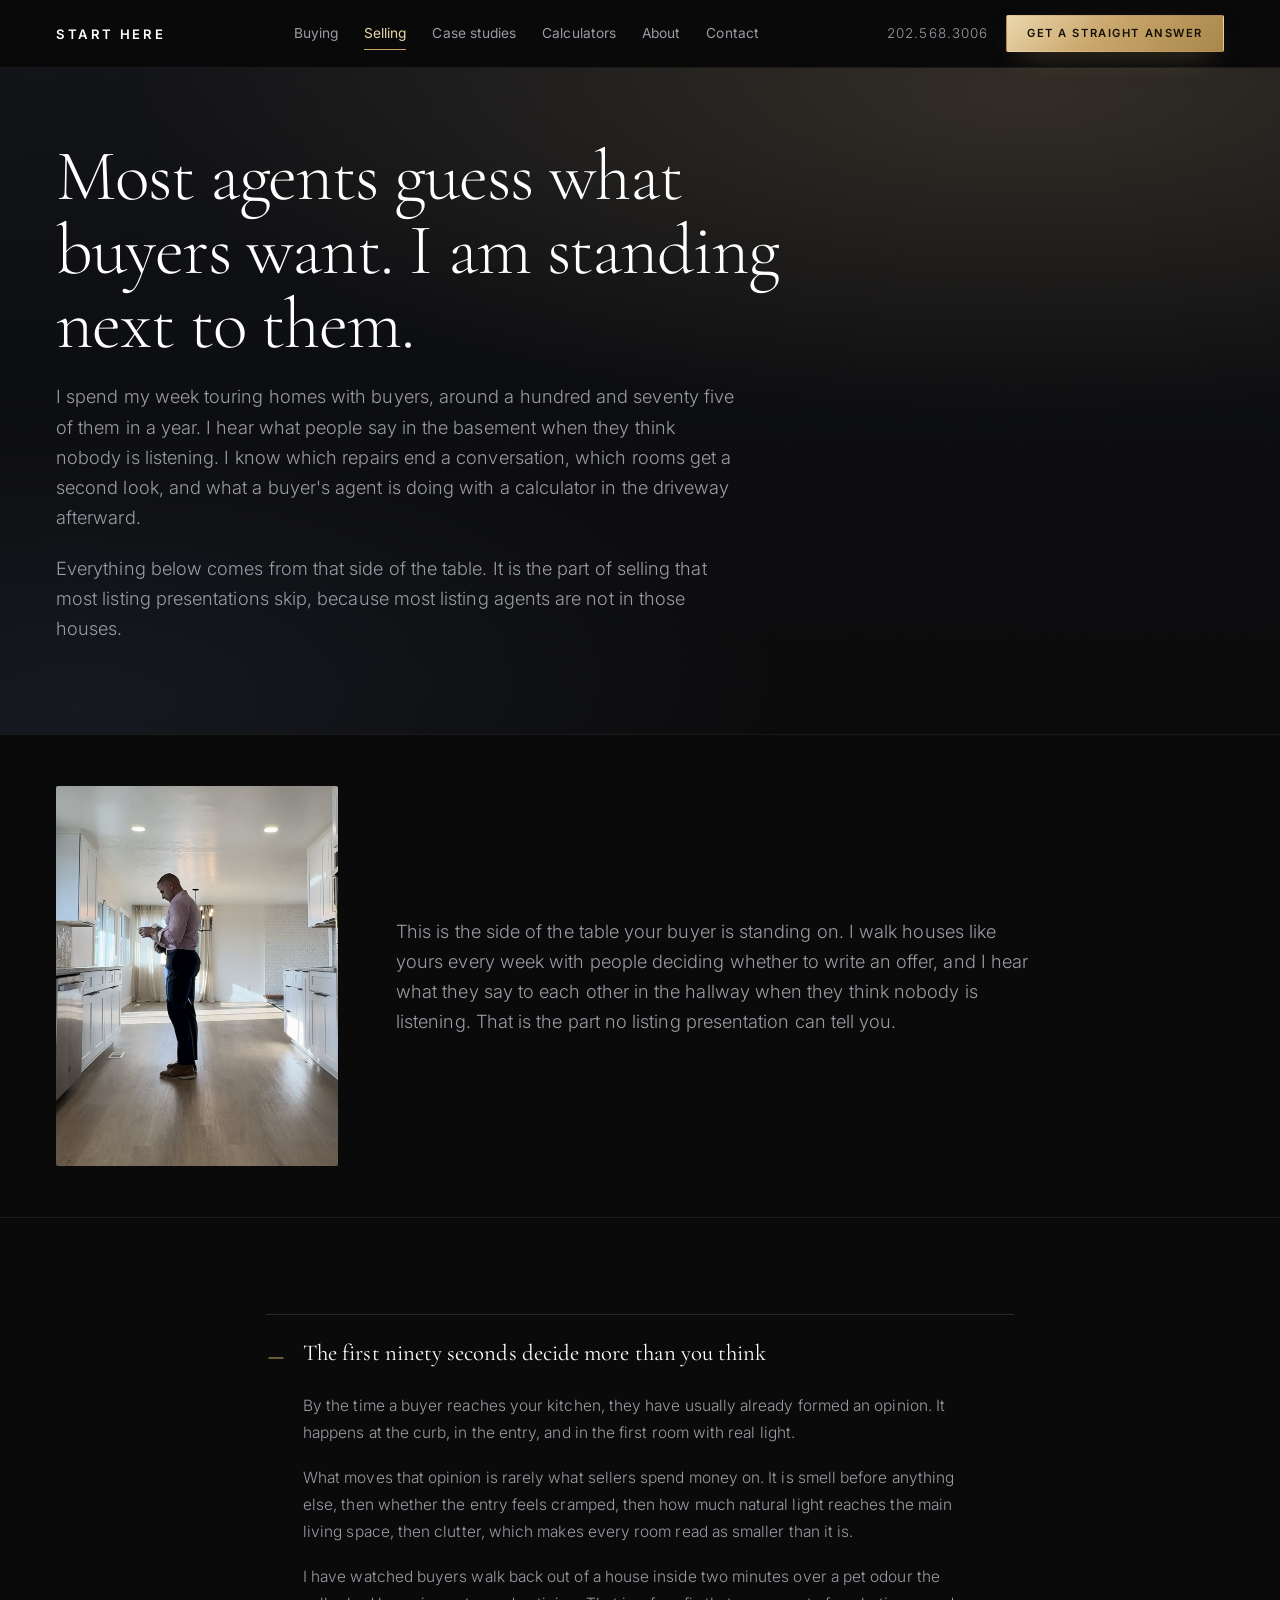
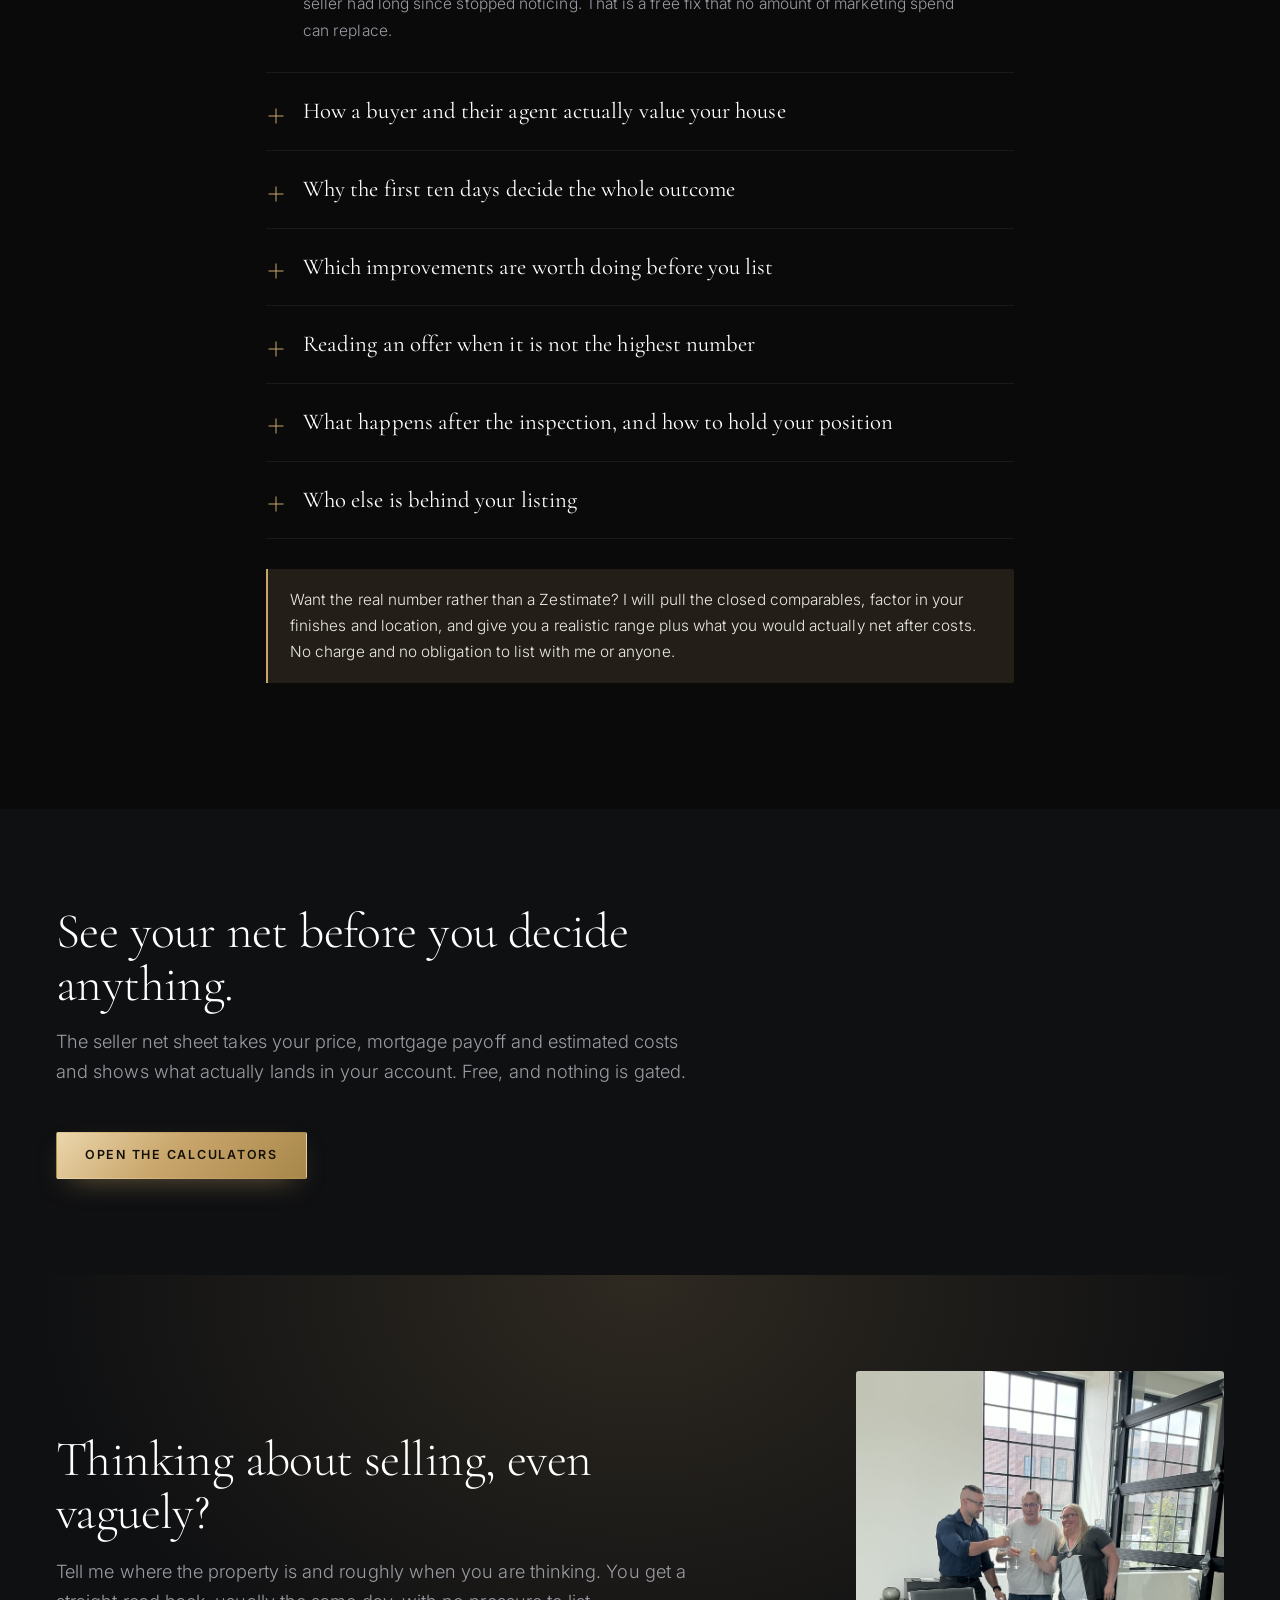
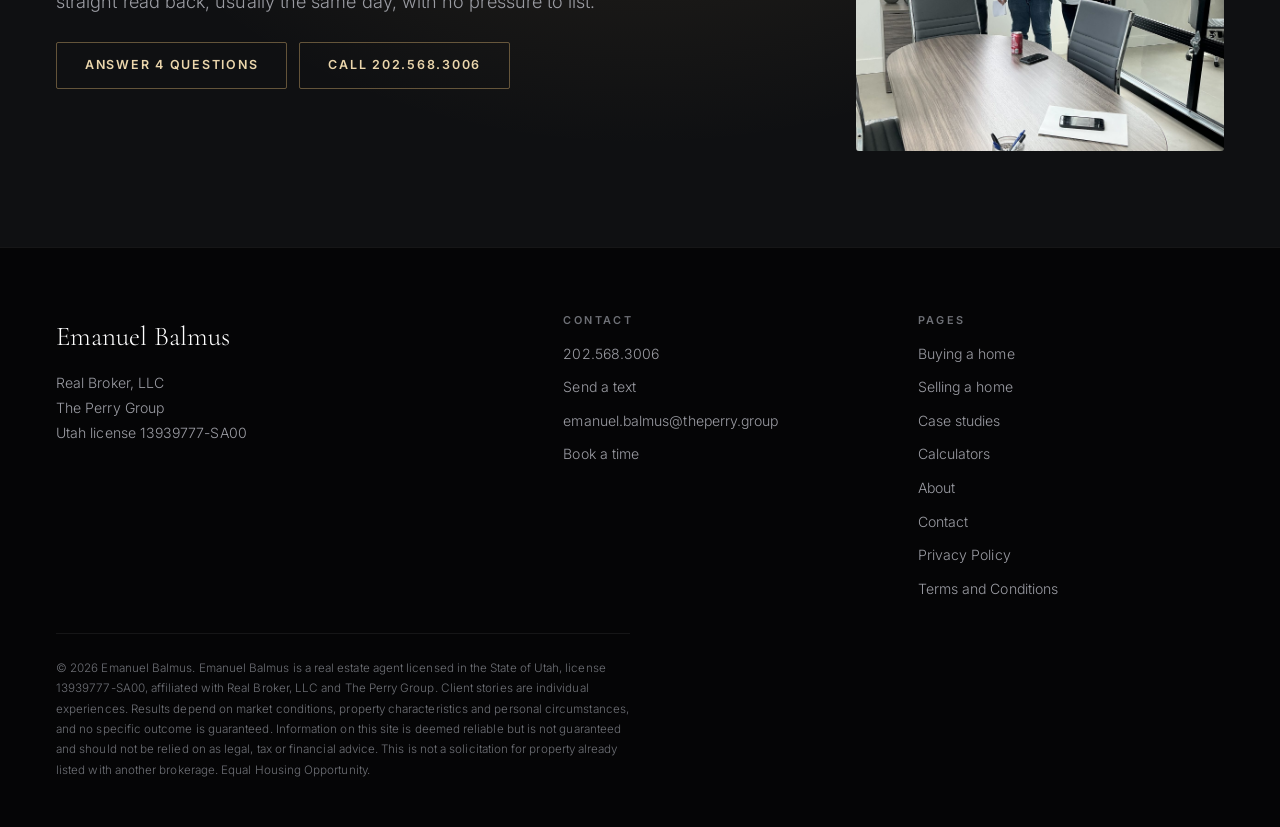
<file: sellers.html>
<!DOCTYPE html>
<html lang="en" class="no-js">
<head>
<meta charset="utf-8">
<meta name="viewport" content="width=device-width, initial-scale=1, viewport-fit=cover">
<title>Selling a home in Utah | Emanuel Balmus</title>
<meta name="description" content="What buyers actually say when they walk through a house, how they decide what it is worth, and what that means for how you price and prepare yours.">
<meta name="theme-color" content="#0A0A0B">

<meta property="og:type" content="article">
<meta property="og:title" content="Selling a home in Utah | Emanuel Balmus">
<meta property="og:description" content="I am in those houses with buyers every week. Here is what they actually react to.">

<link rel="preconnect" href="https://fonts.googleapis.com">
<link rel="preconnect" href="https://fonts.gstatic.com" crossorigin>
<link href="https://fonts.googleapis.com/css2?family=Cormorant+Garamond:wght@300;400;500;600&family=Inter:wght@300;400;500;600;700&display=swap" rel="stylesheet">
<link rel="stylesheet" href="assets/site.css">
<link rel="icon" href="data:image/svg+xml,%3Csvg xmlns='http://www.w3.org/2000/svg' viewBox='0 0 64 64'%3E%3Crect width='64' height='64' fill='%230A0A0B'/%3E%3Ctext x='32' y='44' font-family='Georgia,serif' font-size='32' fill='%23C9A66B' text-anchor='middle'%3EEB%3C/text%3E%3C/svg%3E">
<script type="application/ld+json">
{
  "@context": "https://schema.org",
  "@type": "RealEstateAgent",
  "@id": "https://emanuelbalmus.com/#agent",
  "name": "Emanuel Balmus",
  "url": "https://emanuelbalmus.com/",
  "image": "https://emanuelbalmus.com/images/hero-wide.jpg",
  "telephone": "+1-202-568-3006",
  "email": "emanuel.balmus@theperry.group",
  "description": "Licensed Utah real estate agent working with buyers in Utah County and Salt Lake County. Explains the whole process, the contract protections and what each term costs, before asking anyone to commit.",
  "knowsLanguage": ["en", "ro"],
  "areaServed": [
    { "@type": "AdministrativeArea", "name": "Utah County, Utah" },
    { "@type": "AdministrativeArea", "name": "Salt Lake County, Utah" }
  ],
  "memberOf": { "@type": "Organization", "name": "The Perry Group" },
  "parentOrganization": { "@type": "RealEstateAgent", "name": "Real Broker, LLC" },
  "hasCredential": {
    "@type": "EducationalOccupationalCredential",
    "credentialCategory": "Real Estate License",
    "identifier": "13939777-SA00",
    "recognizedBy": { "@type": "GovernmentOrganization", "name": "Utah Division of Real Estate" }
  },
  "knowsAbout": [
    "Buying a home in Utah",
    "Writing competitive offers in a multiple offer situation",
    "What a low appraisal means and how to negotiate it",
    "Due diligence and inspection findings",
    "Unpermitted basement finishes and egress requirements",
    "Buyers turned down by a lender"
  ]
}
</script>
</head>

<body>
<a class="skip" href="#main">Skip to content</a>

<header class="site-head">
  <div class="wrap head-in">
    <a class="mark" href="index.html">
      <span class="mark-name">Start Here</span>
    </a>
    <nav class="nav-links" id="navLinks" aria-label="Main">
      <a href="buyers.html">Buying</a>
      <a href="sellers.html" aria-current="page">Selling</a>
      <a href="results.html">Case studies</a>
      <a href="tools.html">Calculators</a>
      <a href="story.html">About</a>
      <a href="contact.html">Contact</a>
    </nav>
    <div class="head-cta">
      <a class="head-tel" href="tel:+12025683006">202.568.3006</a>
      <a class="btn btn-solid" href="contact.html">Get a straight answer</a>
      <button class="menu-btn" id="menuBtn" aria-expanded="false" aria-controls="navLinks">Menu</button>
    </div>
  </div>
</header>

<main id="main">

<section class="band hero">
  <div class="wrap">
    <h1 class="d1" style="max-width:22ch">Most agents guess what buyers want. I am standing next to them.</h1>
    <p class="lede" style="max-width:62ch;margin-top:20px">
      I spend my week touring homes with buyers, around a hundred and seventy five of them in a
      year. I hear what people say in the basement when they think nobody is listening. I know
      which repairs end a conversation, which rooms get a second look, and what a buyer's agent is
      doing with a calculator in the driveway afterward.</p>
    <p class="lede" style="max-width:62ch">
      Everything below comes from that side of the table. It is the part of selling that most
      listing presentations skip, because most listing agents are not in those houses.</p>
  </div>
</section>

<section class="band band-tight">
  <div class="wrap split split-portrait">
    <figure class="band-figure">
      <img src="images/work-walkthrough.jpg" width="1100" height="1480" loading="lazy"
           alt="Emanuel walking an empty home with the listing paperwork in hand">
    </figure>
    <div>
      <p class="lede" style="margin-bottom:0">This is the side of the table your buyer is standing
        on. I walk houses like yours every week with people deciding whether to write an offer,
        and I hear what they say to each other in the hallway when they think nobody is
        listening. That is the part no listing presentation can tell you.</p>
    </div>
  </div>
</section>

<section class="band">
  <div class="wrap narrow">
    <div class="discl">

      <details open>
        <summary><span class="sign" aria-hidden="true"></span>The first ninety seconds decide more than you think</summary>
        <div class="answer">
          <p>By the time a buyer reaches your kitchen, they have usually already formed an opinion.
            It happens at the curb, in the entry, and in the first room with real light.</p>
          <p>What moves that opinion is rarely what sellers spend money on. It is smell before
            anything else, then whether the entry feels cramped, then how much natural light
            reaches the main living space, then clutter, which makes every room read as smaller
            than it is.</p>
          <p>I have watched buyers walk back out of a house inside two minutes over a pet odour
            the seller had long since stopped noticing. That is a free fix that no amount of
            marketing spend can replace.</p>
        </div>
      </details>

      <details>
        <summary><span class="sign" aria-hidden="true"></span>How a buyer and their agent actually value your house</summary>
        <div class="answer">
          <p>They are not looking at your list price. They are pulling closed comparable sales and
            adjusting, and the adjustments are where your number gets made or lost.</p>
          <p><strong>Finished square footage is the big one.</strong> If your listing quotes total
            square footage including an unfinished basement, a sharp buyer's agent backs that space
            out and recalculates. Your house then looks expensive per foot against a comp that was
            quoted honestly. You can lose real money to a presentation choice rather than to the
            house itself.</p>
          <p>They are also looking at concessions in the comps that never show in the headline
            price, how long each comp sat, and condition relative to yours. Understanding the math
            they are about to run is how you set a number that survives contact with it.</p>
        </div>
      </details>

      <details>
        <summary><span class="sign" aria-hidden="true"></span>Why the first ten days decide the whole outcome</summary>
        <div class="answer">
          <p>Your listing gets its largest audience in its first week. Everyone with a saved search
            matching your criteria sees it at once, including buyers who have been waiting months
            and are ready to move immediately.</p>
          <p>Price it correctly and you are negotiating with the most motivated pool you will ever
            have. Price it high intending to come down later and you spend that window on buyers
            who decide you are overpriced and filter you out. By the time you reduce, the ready
            buyers have moved on, and the ones left are watching your days on market and waiting
            for the next cut.</p>
          <p>Days on market is public. Every price reduction is public. Buyers read both as
            leverage, and they are right to.</p>
        </div>
      </details>

      <details>
        <summary><span class="sign" aria-hidden="true"></span>Which improvements are worth doing before you list</summary>
        <div class="answer">
          <p>The honest answer is that return on improvements varies by submarket, and anyone who
            gives you a national percentage is selling you something. What a finished basement
            returns in one Utah city is not what it returns twenty minutes up the freeway.</p>
          <p>What travels is the ranking. Cleaning, decluttering and deodorising return more per
            dollar than any renovation, every time. Paint is next. After that, the things buyers
            visibly flinch at during a showing, which is usually flooring, dated light fixtures and
            anything that looks like deferred maintenance on the roof or the exterior.</p>
          <p>What rarely returns what it costs right before a sale is a full kitchen or bathroom
            remodel. Buyers who want new finishes usually want their own choices, and the ones who
            do not want to pay for yours.</p>
          <p>For your specific house, in your specific area, the answer needs comps rather than a
            rule of thumb. That is a conversation, not a blog post.</p>
        </div>
      </details>

      <details>
        <summary><span class="sign" aria-hidden="true"></span>Reading an offer when it is not the highest number</summary>
        <div class="answer">
          <p>The highest offer is not always the best offer, and sometimes it is not even the second
            best. What you are actually choosing is the offer most likely to close, on time, at
            close to the number on the page.</p>
          <p>So you look at financing type and what it implies about the appraisal, how much earnest
            money is at risk and when it goes non-refundable, the length of the due diligence
            period, the financing and appraisal deadlines, and how much of your contingency
            protection the buyer has actually accepted.</p>
          <p>A cash offer twenty thousand lower, with a short due diligence period and a closing
            date that matches your move, can easily be worth more than the top number from a buyer
            whose financing is thin and whose deadlines stretch into next quarter.</p>
        </div>
      </details>

      <details>
        <summary><span class="sign" aria-hidden="true"></span>What happens after the inspection, and how to hold your position</summary>
        <div class="answer">
          <p>Expect the buyer to come back with a request. Almost all of them do. The question is
            which parts of it are reasonable.</p>
          <p>Items that are genuinely safety or structural, or that a lender will require, are worth
            addressing. A long list of cosmetic and maintenance items presented as a single number
            is a negotiation tactic, and it can usually be met with a counter rather than a cheque.</p>
          <p>Your leverage in that moment depends on things decided weeks earlier: how your home
            was priced, how much interest it drew, and whether there is a credible second buyer.
            This is the clearest example of why pricing and preparation are not separate from
            negotiation. They are the negotiation, decided in advance.</p>
        </div>
      </details>

      <details>
        <summary><span class="sign" aria-hidden="true"></span>Who else is behind your listing</summary>
        <div class="answer">
          <p>I work with The Perry Group under Real Broker, LLC. That means your listing is not
            dependent on one person's calendar and one person's network. The team brings its own
            track record, marketing resources, vendor relationships and buyer pool to the table,
            and I use all of it.</p>
          <p>What you get from me specifically is the buyer's side of the equation: what the people
            walking through your house are actually thinking, and how their agent is going to argue
            about your price.</p>
        </div>
      </details>

    </div>

    <div class="note">
      <p>Want the real number rather than a Zestimate? I will pull the closed comparables, factor
        in your finishes and location, and give you a realistic range plus what you would actually
        net after costs. No charge and no obligation to list with me or anyone.</p>
    </div>
  </div>
</section>

<section class="band band-wash">
  <div class="wrap">
    <div class="sec-head">
      <h2 class="d2">See your net before you decide anything.</h2>
      <p class="lede">The seller net sheet takes your price, mortgage payoff and estimated costs and
        shows what actually lands in your account. Free, and nothing is gated.</p>
    </div>
    <a class="btn btn-solid" href="tools.html">Open the calculators</a>
  </div>
</section>

<section class="band band-ink">
  <div class="wrap cta-block">
    <div>
      <h2 class="d2" style="margin-bottom:16px">Thinking about selling, even vaguely?</h2>
      <p class="lede" style="margin-bottom:0">Tell me where the property is and roughly when you are
        thinking. You get a straight read back, usually the same day, with no pressure to list.</p>
      <div class="cta-actions">
        <a class="btn btn-pale" href="index.html#form">Answer 4 questions</a>
        <a class="btn btn-pale" href="tel:+12025683006">Call 202.568.3006</a>
      </div>
    </div>
    <figure style="margin:0">
      <img src="images/closing-toast.jpg" width="1600" height="1650" style="border-radius:3px"
           alt="Emanuel toasting with clients at a closing table">
    </figure>
  </div>
</section>

</main>

<footer class="site-foot">
  <div class="wrap">
    <div class="foot-grid">
      <div>
        <div class="foot-name">Emanuel Balmus</div>
        <p style="margin:0;line-height:1.8">
          Real Broker, LLC<br>The Perry Group<br>Utah license 13939777-SA00
        </p>
      </div>
      <div>
        <h3>Contact</h3>
        <ul class="foot-list">
          <li><a href="tel:+12025683006">202.568.3006</a></li>
          <li><a href="sms:+12025683006">Send a text</a></li>
          <li><a href="mailto:emanuel.balmus@theperry.group">emanuel.balmus@theperry.group</a></li>
          <li><a href="https://calendly.com/emanuelbalmus/realestate" target="_blank" rel="noopener">Book a time</a></li>
        </ul>
      </div>
      <div>
        <h3>Pages</h3>
        <ul class="foot-list">
          <li><a href="buyers.html">Buying a home</a></li>
          <li><a href="sellers.html">Selling a home</a></li>
          <li><a href="results.html">Case studies</a></li>
          <li><a href="tools.html">Calculators</a></li>
          <li><a href="story.html">About</a></li>
          <li><a href="contact.html">Contact</a></li>
          <li><a href="privacy.html">Privacy Policy</a></li>
          <li><a href="terms.html">Terms and Conditions</a></li>
        </ul>
      </div>
    </div>
    <p class="foot-legal">
      &copy; <span class="yr">2026</span> Emanuel Balmus. Emanuel Balmus is a real estate agent
      licensed in the State of Utah, license 13939777-SA00, affiliated with Real Broker, LLC and
      The Perry Group. Client stories are individual experiences. Results depend on market
      conditions, property characteristics and personal circumstances, and no specific outcome is
      guaranteed. Information on this site is deemed reliable but is not guaranteed and should not
      be relied on as legal, tax or financial advice. This is not a solicitation for property
      already listed with another brokerage. Equal Housing Opportunity.
    </p>
  </div>
</footer>

<script src="assets/site.js"></script>
</body>
</html>
</file>
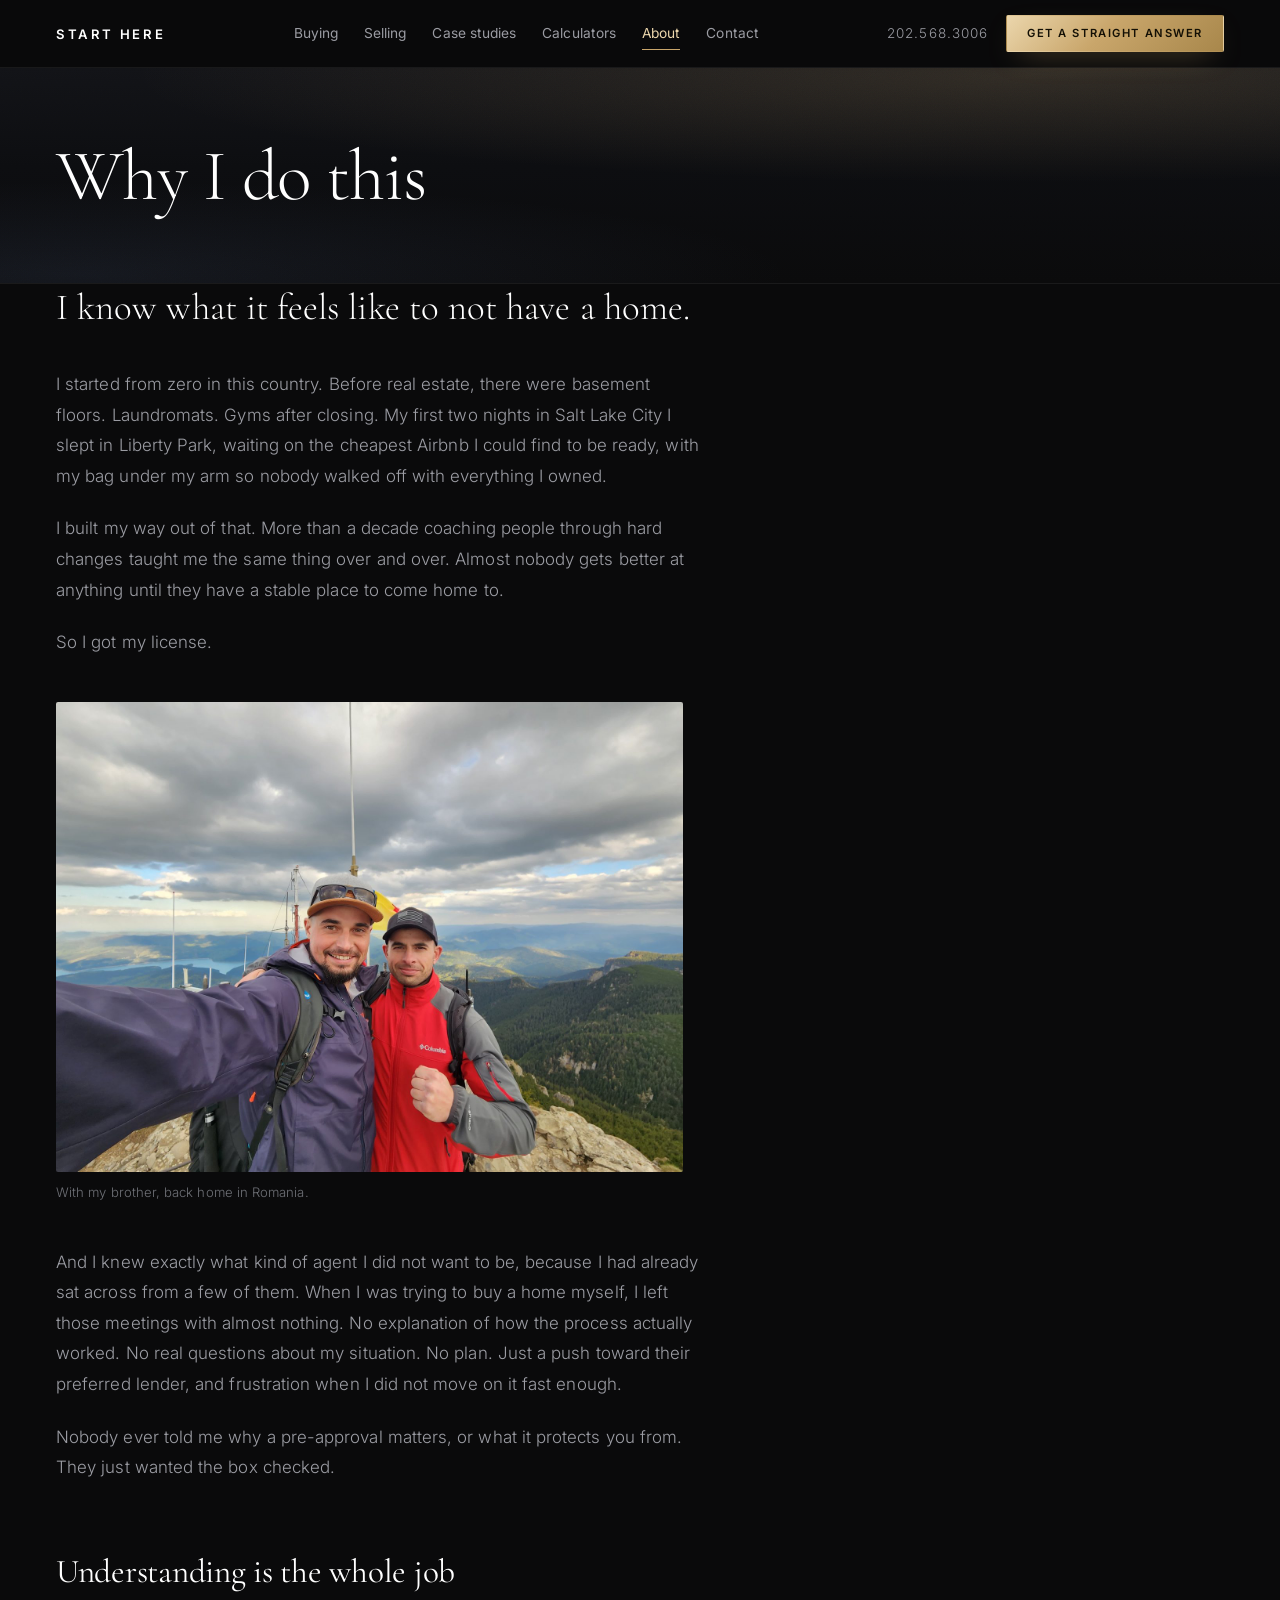
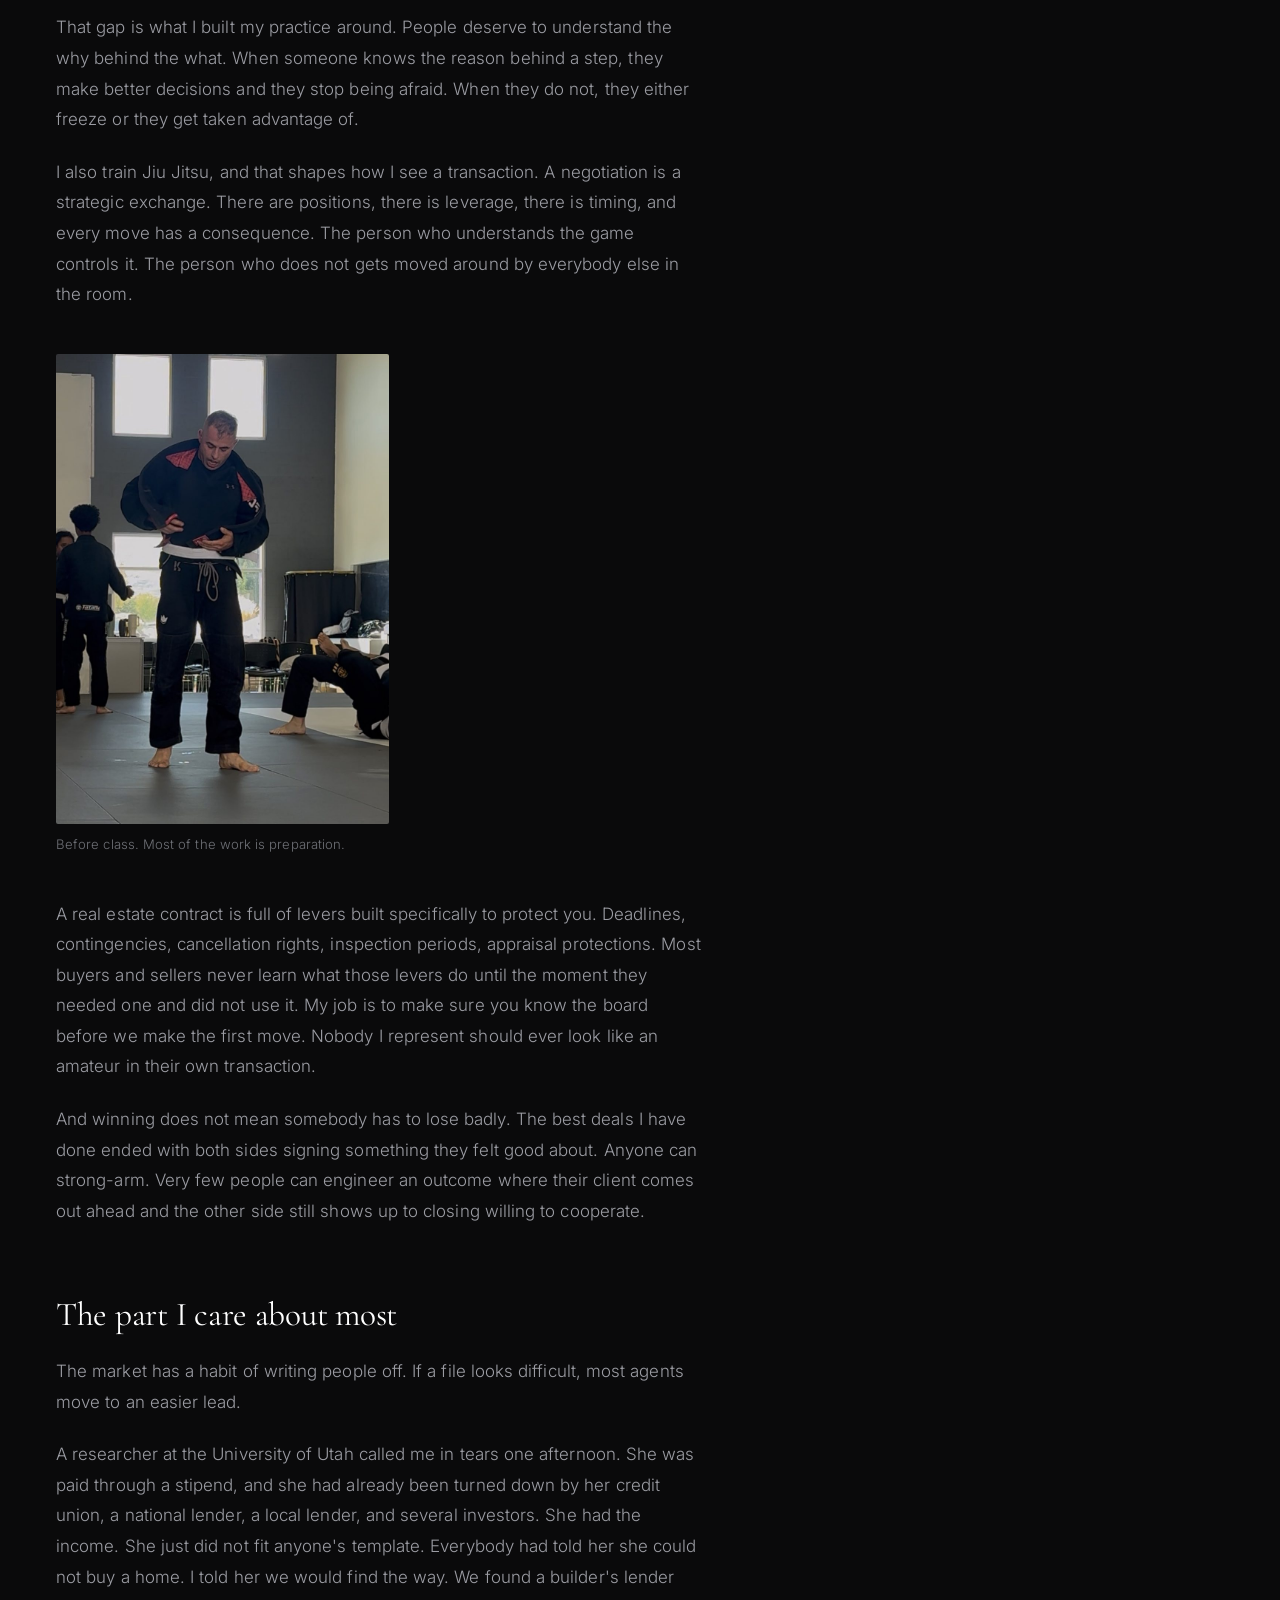
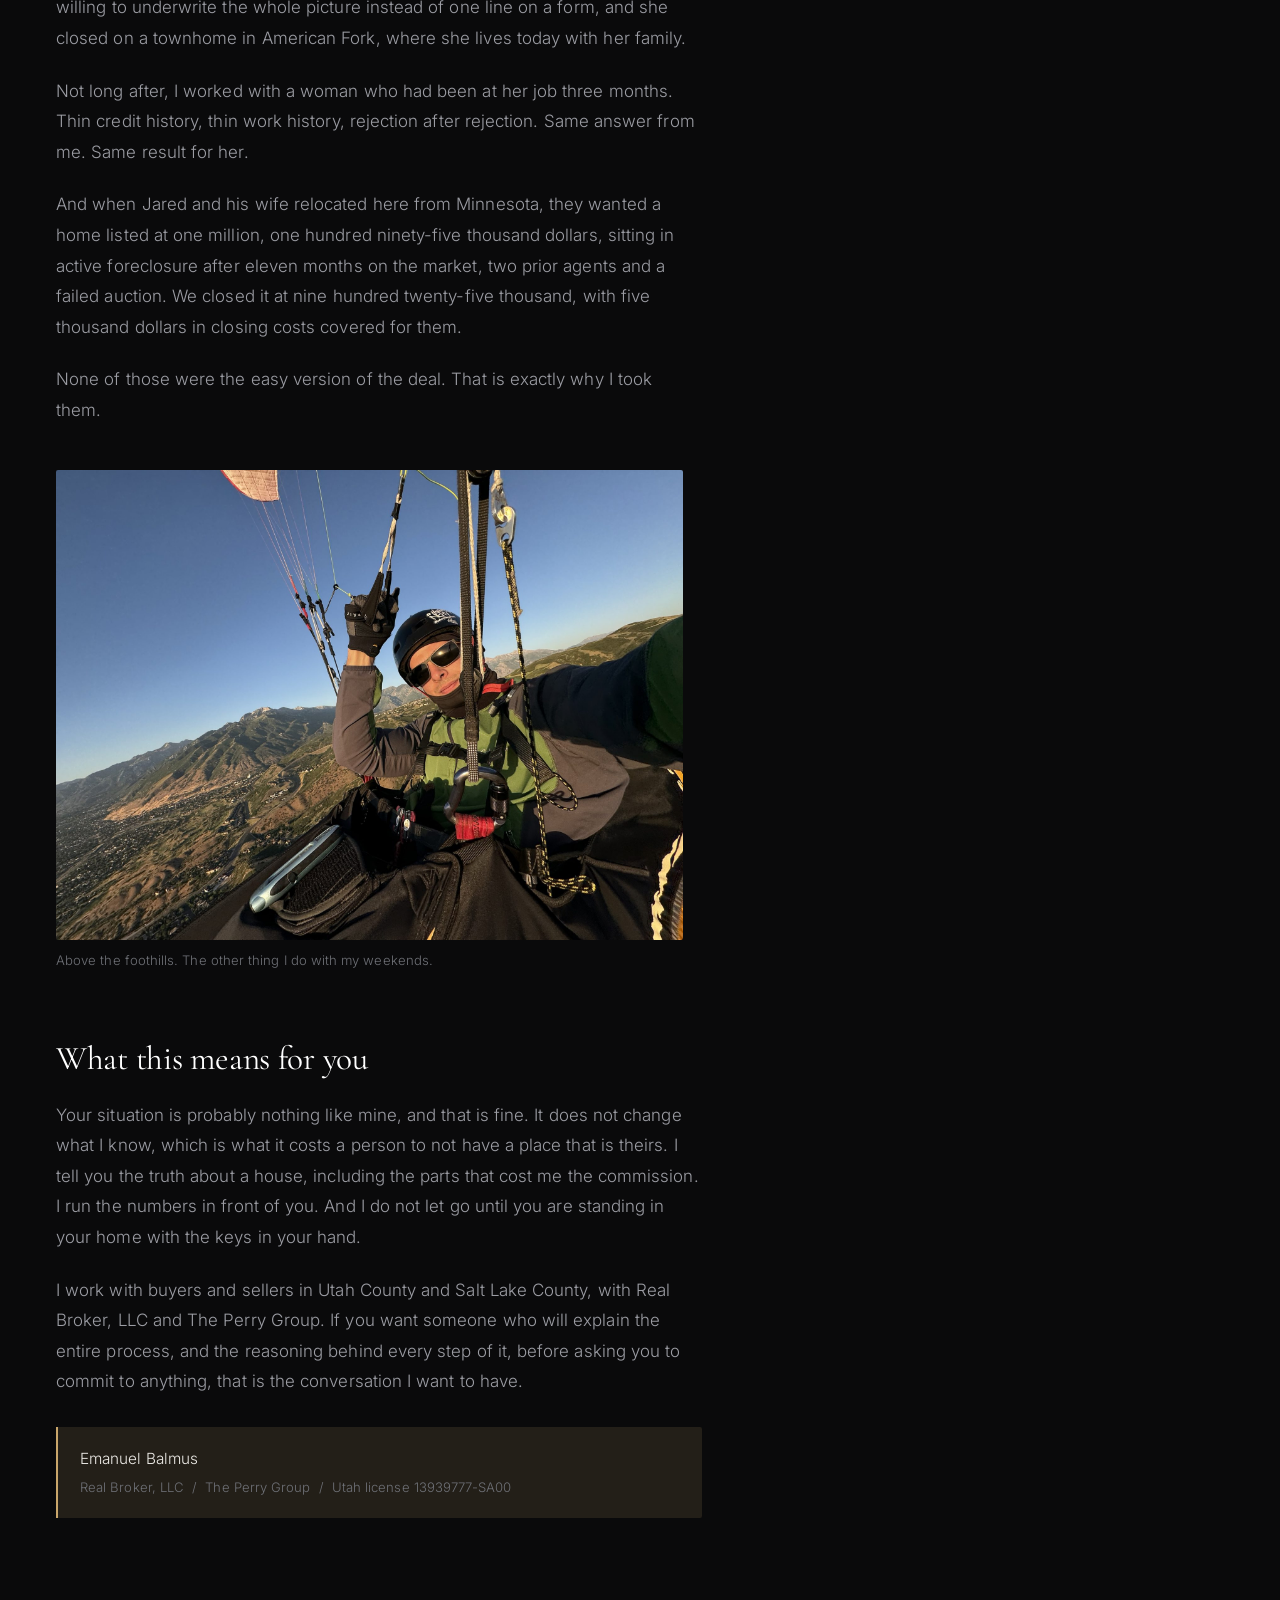
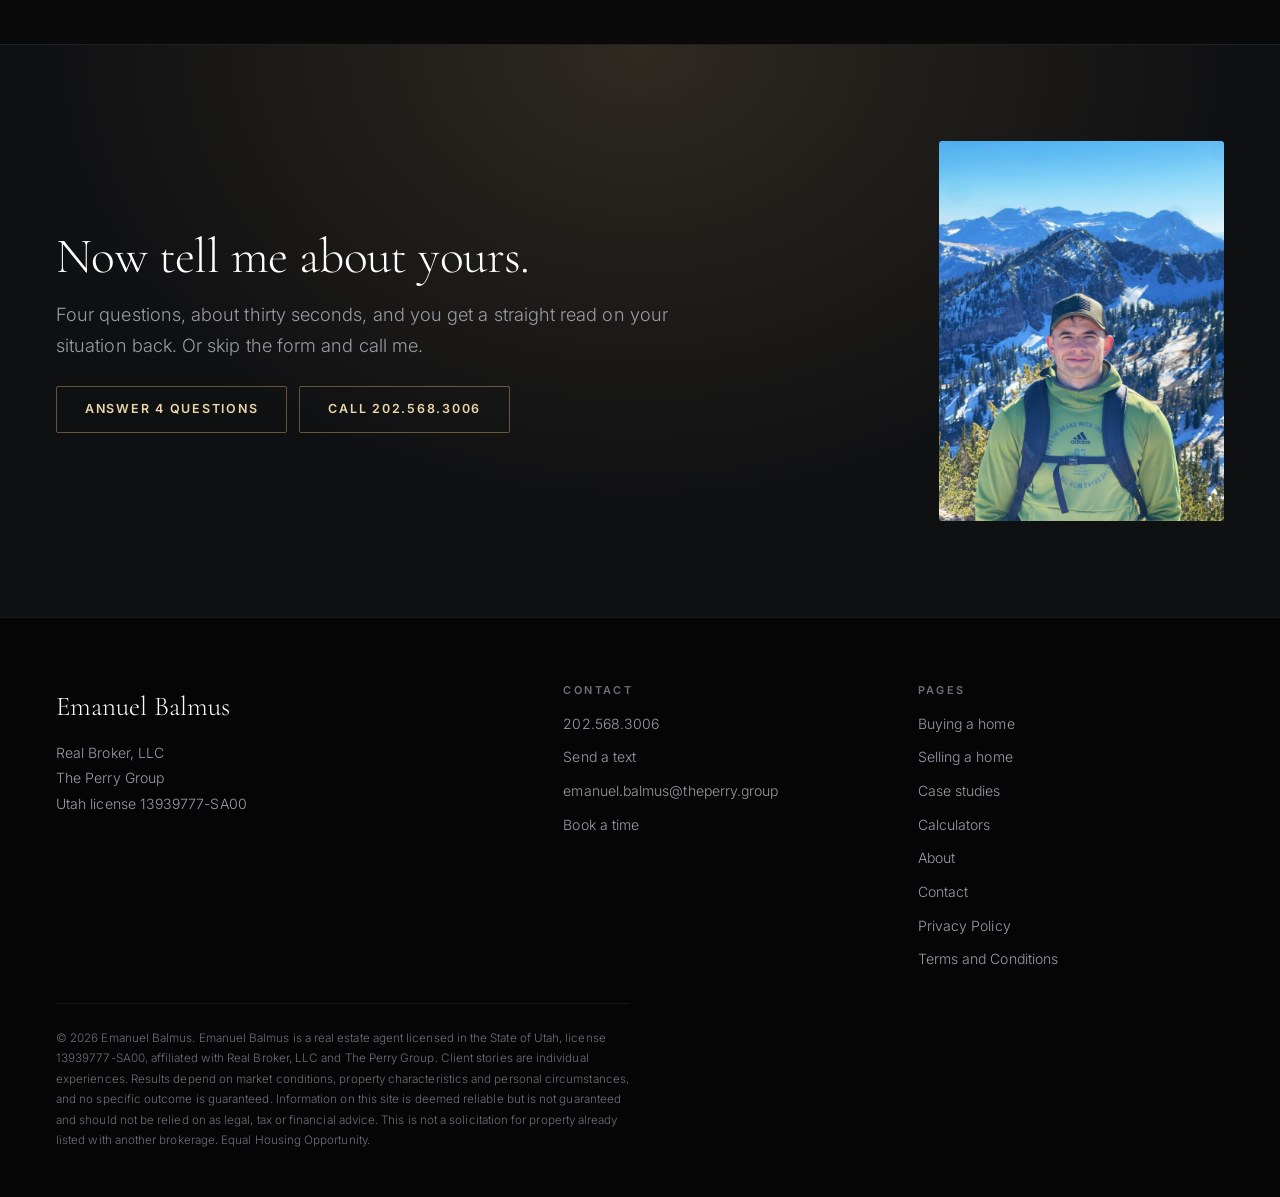
<file: story.html>
<!DOCTYPE html>
<html lang="en" class="no-js">
<head>
<meta charset="utf-8">
<meta name="viewport" content="width=device-width, initial-scale=1, viewport-fit=cover">
<title>About Emanuel Balmus | Why I do this</title>
<meta name="description" content="I know what it feels like to not have a home. Why I became the agent nobody gave me, and how that shapes every transaction I run.">
<meta name="theme-color" content="#0A0A0B">

<meta property="og:type" content="article">
<meta property="og:title" content="Why I do this | Emanuel Balmus">
<meta property="og:description" content="I started from zero in this country. Here is how I ended up doing this, and what it means for the people I work with.">
<meta property="og:image" content="https://emanuelbalmus.com/images/summit.jpg">

<link rel="preconnect" href="https://fonts.googleapis.com">
<link rel="preconnect" href="https://fonts.gstatic.com" crossorigin>
<link href="https://fonts.googleapis.com/css2?family=Cormorant+Garamond:wght@300;400;500;600&family=Inter:wght@300;400;500;600;700&display=swap" rel="stylesheet">
<link rel="stylesheet" href="assets/site.css">
<link rel="icon" href="data:image/svg+xml,%3Csvg xmlns='http://www.w3.org/2000/svg' viewBox='0 0 64 64'%3E%3Crect width='64' height='64' fill='%230A0A0B'/%3E%3Ctext x='32' y='44' font-family='Georgia,serif' font-size='32' fill='%23C9A66B' text-anchor='middle'%3EEB%3C/text%3E%3C/svg%3E">
<script type="application/ld+json">
{
  "@context": "https://schema.org",
  "@type": "RealEstateAgent",
  "@id": "https://emanuelbalmus.com/#agent",
  "name": "Emanuel Balmus",
  "url": "https://emanuelbalmus.com/",
  "image": "https://emanuelbalmus.com/images/hero-wide.jpg",
  "telephone": "+1-202-568-3006",
  "email": "emanuel.balmus@theperry.group",
  "description": "Licensed Utah real estate agent working with buyers in Utah County and Salt Lake County. Explains the whole process, the contract protections and what each term costs, before asking anyone to commit.",
  "knowsLanguage": ["en", "ro"],
  "areaServed": [
    { "@type": "AdministrativeArea", "name": "Utah County, Utah" },
    { "@type": "AdministrativeArea", "name": "Salt Lake County, Utah" }
  ],
  "memberOf": { "@type": "Organization", "name": "The Perry Group" },
  "parentOrganization": { "@type": "RealEstateAgent", "name": "Real Broker, LLC" },
  "hasCredential": {
    "@type": "EducationalOccupationalCredential",
    "credentialCategory": "Real Estate License",
    "identifier": "13939777-SA00",
    "recognizedBy": { "@type": "GovernmentOrganization", "name": "Utah Division of Real Estate" }
  },
  "knowsAbout": [
    "Buying a home in Utah",
    "Writing competitive offers in a multiple offer situation",
    "What a low appraisal means and how to negotiate it",
    "Due diligence and inspection findings",
    "Unpermitted basement finishes and egress requirements",
    "Buyers turned down by a lender"
  ]
}
</script>
</head>

<body>
<a class="skip" href="#main">Skip to content</a>

<header class="site-head">
  <div class="wrap head-in">
    <a class="mark" href="index.html">
      <span class="mark-name">Start Here</span>
    </a>
    <nav class="nav-links" id="navLinks" aria-label="Main">
      <a href="buyers.html">Buying</a>
      <a href="sellers.html">Selling</a>
      <a href="results.html">Case studies</a>
      <a href="tools.html">Calculators</a>
      <a href="story.html" aria-current="page">About</a>
      <a href="contact.html">Contact</a>
    </nav>
    <div class="head-cta">
      <a class="head-tel" href="tel:+12025683006">202.568.3006</a>
      <a class="btn btn-solid" href="contact.html">Get a straight answer</a>
      <button class="menu-btn" id="menuBtn" aria-expanded="false" aria-controls="navLinks">Menu</button>
    </div>
  </div>
</header>

<main id="main">

<section class="band hero">
  <div class="wrap">
    <h1 class="d1" style="max-width:17ch">Why I do this</h1>
  </div>
</section>

<section class="band" style="padding-top:0">
  <div class="wrap">
    <div class="prose">

      <p class="opener">I know what it feels like to not have a home.</p>

      <p>I started from zero in this country. Before real estate, there were basement floors.
        Laundromats. Gyms after closing. My first two nights in Salt Lake City I slept in Liberty
        Park, waiting on the cheapest Airbnb I could find to be ready, with my bag under my arm so
        nobody walked off with everything I owned.</p>

      <p>I built my way out of that. More than a decade coaching people through hard changes taught
        me the same thing over and over. Almost nobody gets better at anything until they have a
        stable place to come home to.</p>

      <p>So I got my license.</p>

      <figure>
        <img src="images/romania.jpg" width="1600" height="1200"
             alt="Emanuel and his brother on a summit in Romania with the Romanian flag behind them">
        <figcaption class="small">With my brother, back home in Romania.</figcaption>
      </figure>

      <p>And I knew exactly what kind of agent I did not want to be, because I had already sat
        across from a few of them. When I was trying to buy a home myself, I left those meetings
        with almost nothing. No explanation of how the process actually worked. No real questions
        about my situation. No plan. Just a push toward their preferred lender, and frustration
        when I did not move on it fast enough.</p>

      <p>Nobody ever told me why a pre-approval matters, or what it protects you from. They just
        wanted the box checked.</p>

      <h2>Understanding is the whole job</h2>

      <p>That gap is what I built my practice around. People deserve to understand the why behind
        the what. When someone knows the reason behind a step, they make better decisions and they
        stop being afraid. When they do not, they either freeze or they get taken advantage of.</p>

      <p>I also train Jiu Jitsu, and that shapes how I see a transaction. A negotiation is a
        strategic exchange. There are positions, there is leverage, there is timing, and every
        move has a consequence. The person who understands the game controls it. The person who
        does not gets moved around by everybody else in the room.</p>

      <figure>
        <img src="images/bjj.jpg" width="900" height="1272"
             alt="Emanuel tying his belt on the mats before training">
        <figcaption class="small">Before class. Most of the work is preparation.</figcaption>
      </figure>

      <p>A real estate contract is full of levers built specifically to protect you. Deadlines,
        contingencies, cancellation rights, inspection periods, appraisal protections. Most buyers
        and sellers never learn what those levers do until the moment they needed one and did not
        use it. My job is to make sure you know the board before we make the first move. Nobody I
        represent should ever look like an amateur in their own transaction.</p>

      <p>And winning does not mean somebody has to lose badly. The best deals I have done ended
        with both sides signing something they felt good about. Anyone can strong-arm. Very few
        people can engineer an outcome where their client comes out ahead and the other side still
        shows up to closing willing to cooperate.</p>

      <h2>The part I care about most</h2>

      <p>The market has a habit of writing people off. If a file looks difficult, most agents move
        to an easier lead.</p>

      <p>A researcher at the University of Utah called me in tears one afternoon. She was paid
        through a stipend, and she had already been turned down by her credit union, a national
        lender, a local lender, and several investors. She had the income. She just did not fit
        anyone's template. Everybody had told her she could not buy a home. I told her we would
        find the way. We found a builder's lender willing to underwrite the whole picture instead
        of one line on a form, and she closed on a townhome in American Fork, where she lives today
        with her family.</p>

      <p>Not long after, I worked with a woman who had been at her job three months. Thin credit
        history, thin work history, rejection after rejection. Same answer from me. Same result
        for her.</p>

      <p>And when Jared and his wife relocated here from Minnesota, they wanted a home listed at
        one million, one hundred ninety-five thousand dollars, sitting in active foreclosure after
        eleven months on the market, two prior agents and a failed auction. We closed it at nine
        hundred twenty-five thousand, with five thousand dollars in closing costs
        covered for them.</p>

      <p>None of those were the easy version of the deal. That is exactly why I took them.</p>

      <figure>
        <img src="images/paraglide.jpg" width="2000" height="1500"
             alt="Emanuel paragliding above the Wasatch foothills">
        <figcaption class="small">Above the foothills. The other thing I do with my weekends.</figcaption>
      </figure>

      <h2>What this means for you</h2>

      <p>Your situation is probably nothing like mine, and that is fine. It does not change what I
        know, which is what it costs a person to not have a place that is theirs. I tell you the
        truth about a house, including the parts that cost me the commission. I run the numbers in
        front of you. And I do not let go until you are standing in your home with the keys in
        your hand.</p>

      <p>I work with buyers and sellers in Utah County and Salt Lake County, with Real Broker, LLC
        and The Perry Group. If you want someone who will explain the entire process, and the
        reasoning behind every step of it, before asking you to commit to anything, that is the
        conversation I want to have.</p>

      <div class="note">
        <p>Emanuel Balmus<br>
          <span class="small">Real Broker, LLC &nbsp;/&nbsp; The Perry Group &nbsp;/&nbsp; Utah license 13939777-SA00</span>
        </p>
      </div>

    </div>
  </div>
</section>

<section class="band band-ink">
  <div class="wrap cta-block">
    <div>
      <h2 class="d2" style="margin-bottom:16px">Now tell me about yours.</h2>
      <p class="lede" style="margin-bottom:0">Four questions, about thirty seconds, and you get a
        straight read on your situation back. Or skip the form and call me.</p>
      <div class="cta-actions">
        <a class="btn btn-pale" href="index.html#form">Answer 4 questions</a>
        <a class="btn btn-pale" href="tel:+12025683006">Call 202.568.3006</a>
      </div>
    </div>
    <figure style="margin:0">
      <img src="images/portrait-casual.jpg" width="1500" height="2000" style="border-radius:3px"
           alt="Emanuel Balmus outdoors in the Wasatch mountains">
    </figure>
  </div>
</section>

</main>

<footer class="site-foot">
  <div class="wrap">
    <div class="foot-grid">
      <div>
        <div class="foot-name">Emanuel Balmus</div>
        <p style="margin:0;line-height:1.8">
          Real Broker, LLC<br>The Perry Group<br>Utah license 13939777-SA00
        </p>
      </div>
      <div>
        <h3>Contact</h3>
        <ul class="foot-list">
          <li><a href="tel:+12025683006">202.568.3006</a></li>
          <li><a href="sms:+12025683006">Send a text</a></li>
          <li><a href="mailto:emanuel.balmus@theperry.group">emanuel.balmus@theperry.group</a></li>
          <li><a href="https://calendly.com/emanuelbalmus/realestate" target="_blank" rel="noopener">Book a time</a></li>
        </ul>
      </div>
      <div>
        <h3>Pages</h3>
        <ul class="foot-list">
          <li><a href="buyers.html">Buying a home</a></li>
          <li><a href="sellers.html">Selling a home</a></li>
          <li><a href="results.html">Case studies</a></li>
          <li><a href="tools.html">Calculators</a></li>
          <li><a href="story.html">About</a></li>
          <li><a href="contact.html">Contact</a></li>
          <li><a href="privacy.html">Privacy Policy</a></li>
          <li><a href="terms.html">Terms and Conditions</a></li>
        </ul>
      </div>
    </div>
    <p class="foot-legal">
      &copy; <span class="yr">2026</span> Emanuel Balmus. Emanuel Balmus is a real estate agent
      licensed in the State of Utah, license 13939777-SA00, affiliated with Real Broker, LLC and
      The Perry Group. Client stories are individual experiences. Results depend on market
      conditions, property characteristics and personal circumstances, and no specific outcome is
      guaranteed. Information on this site is deemed reliable but is not guaranteed and should not
      be relied on as legal, tax or financial advice. This is not a solicitation for property
      already listed with another brokerage. Equal Housing Opportunity.
    </p>
  </div>
</footer>

<script src="assets/site.js"></script>
</body>
</html>
</file>
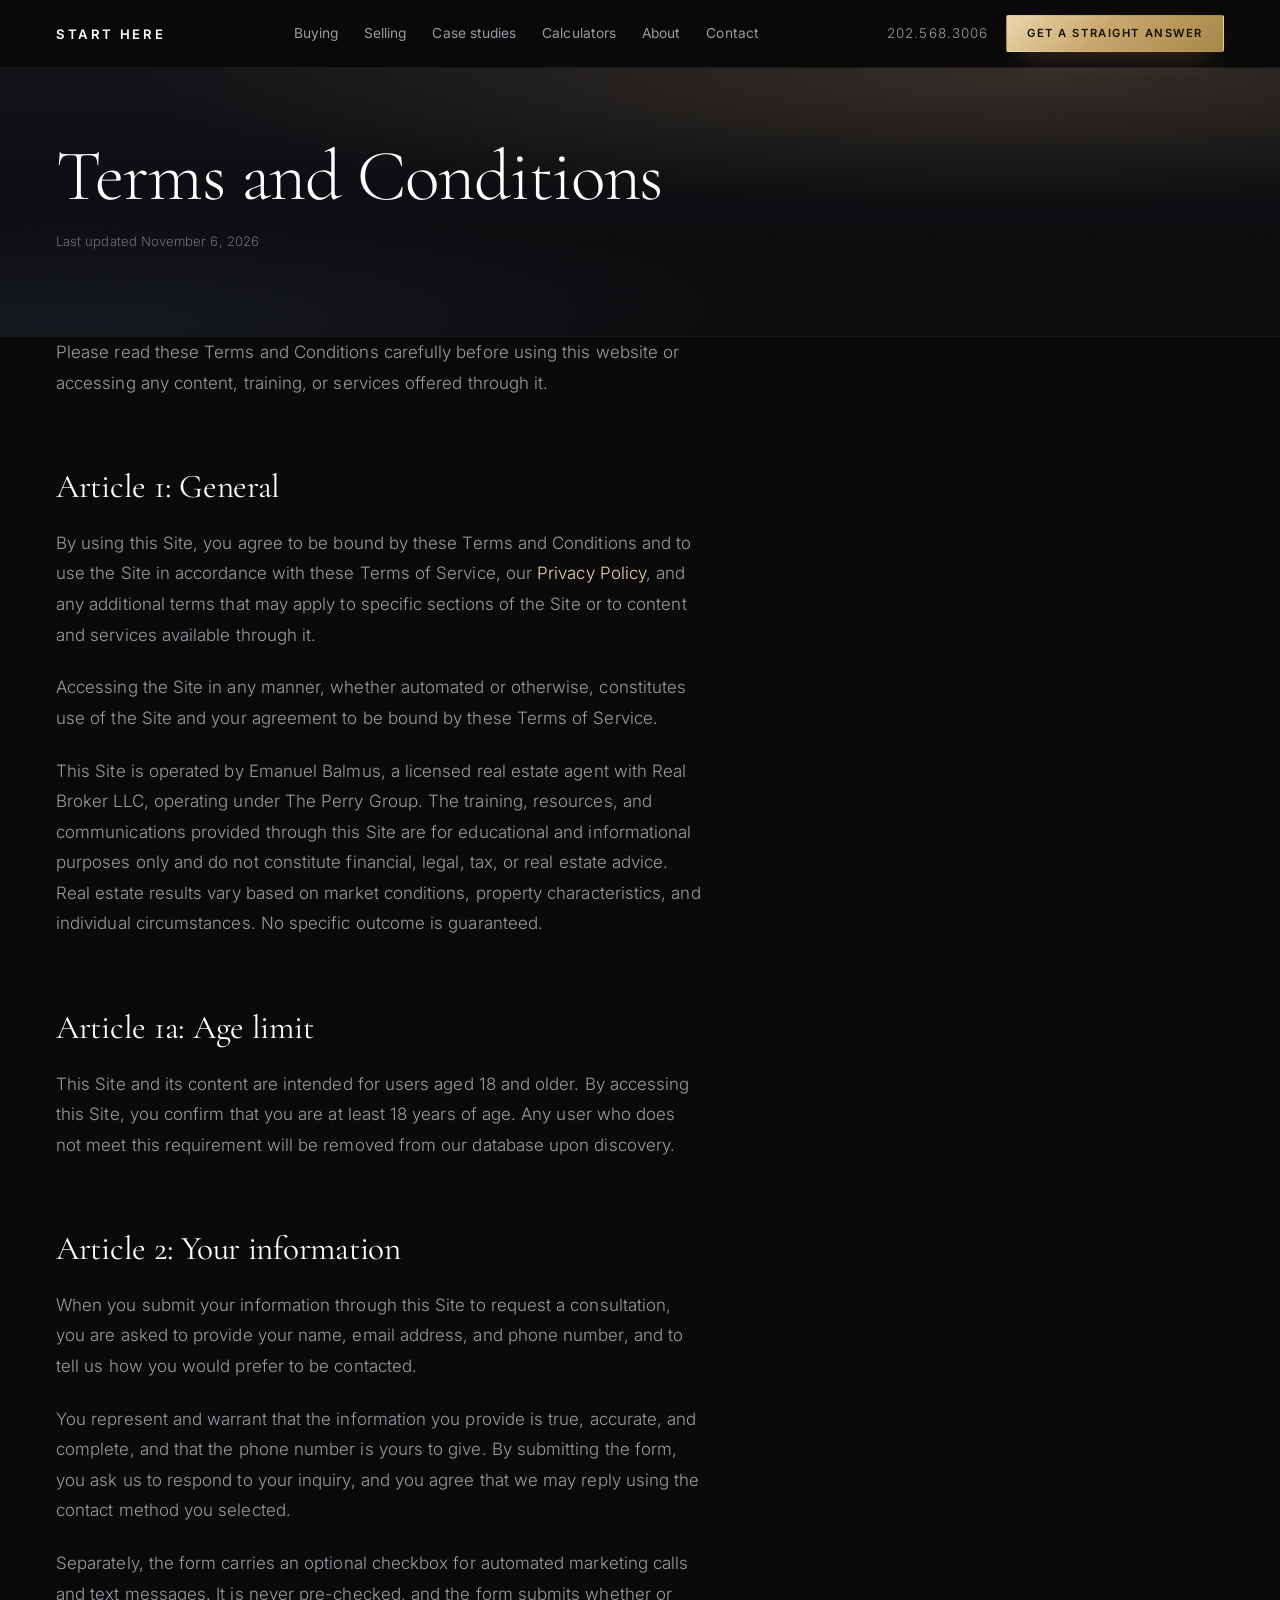
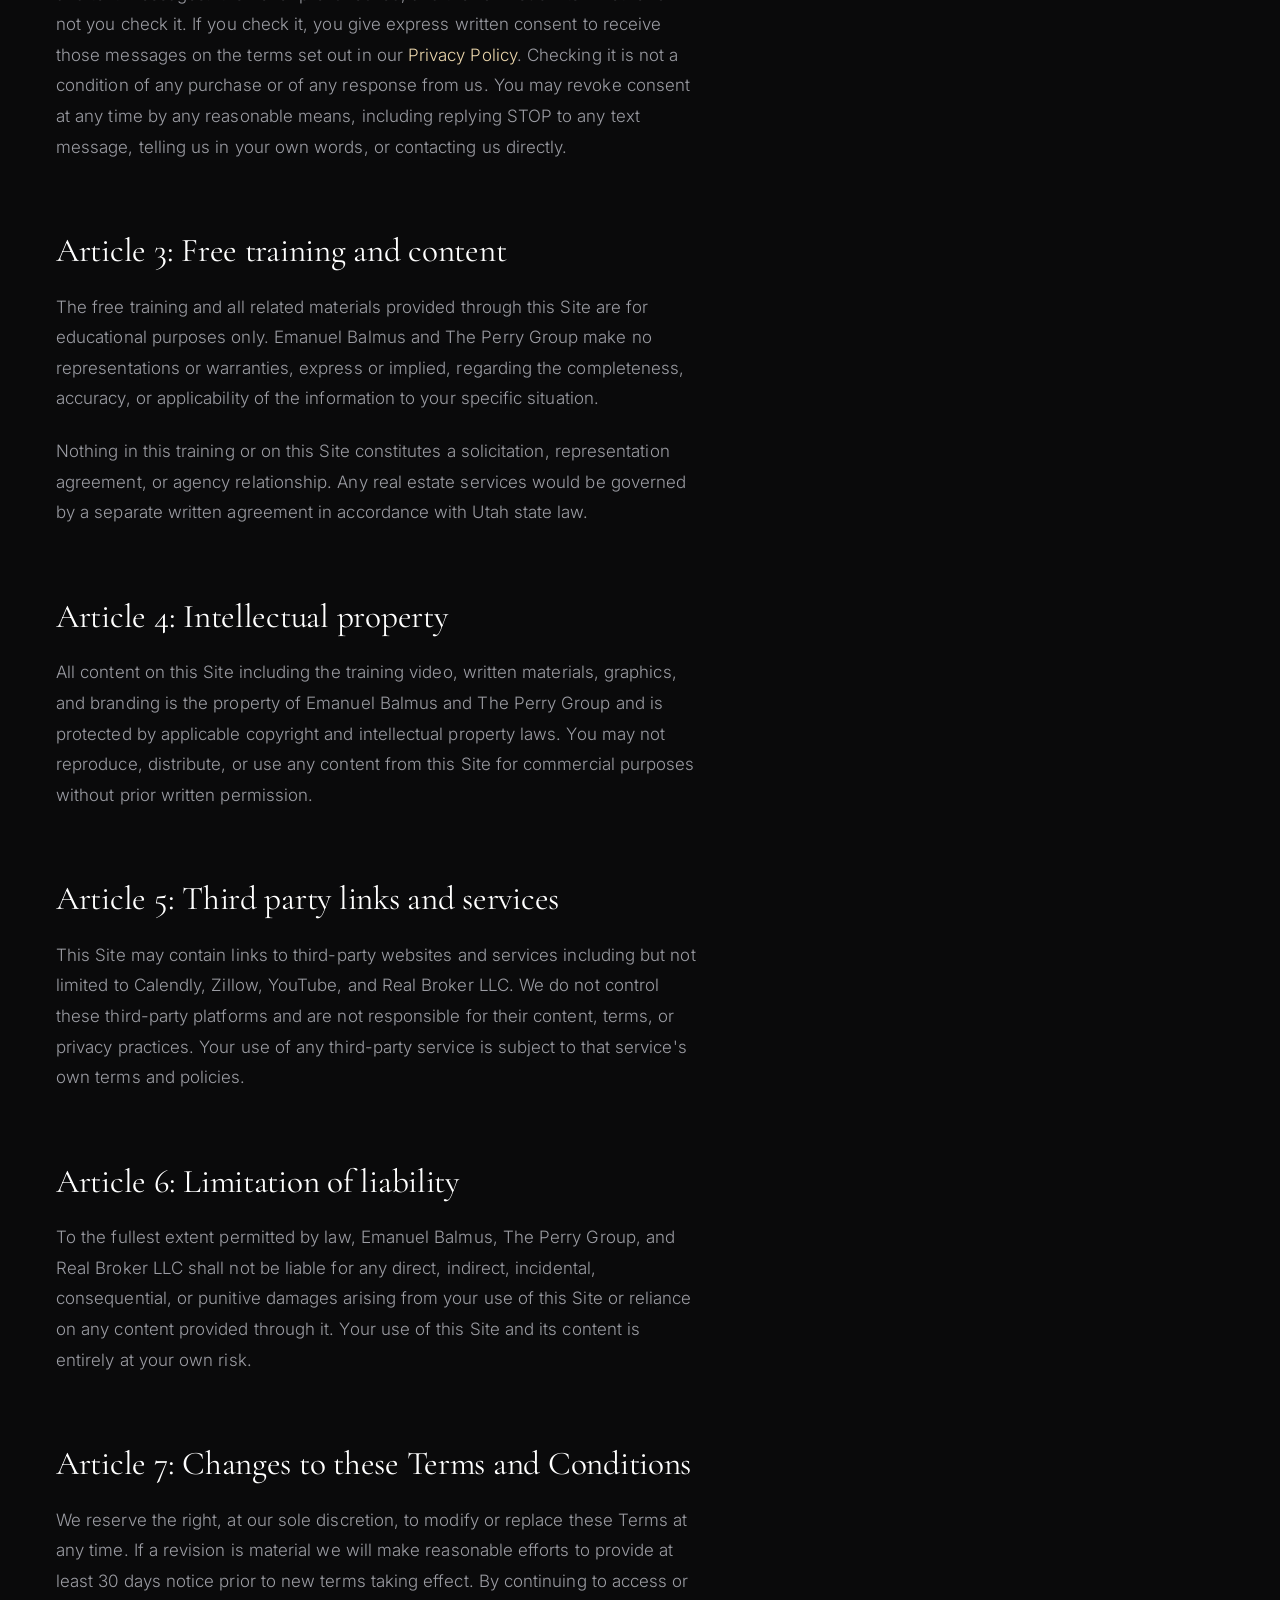
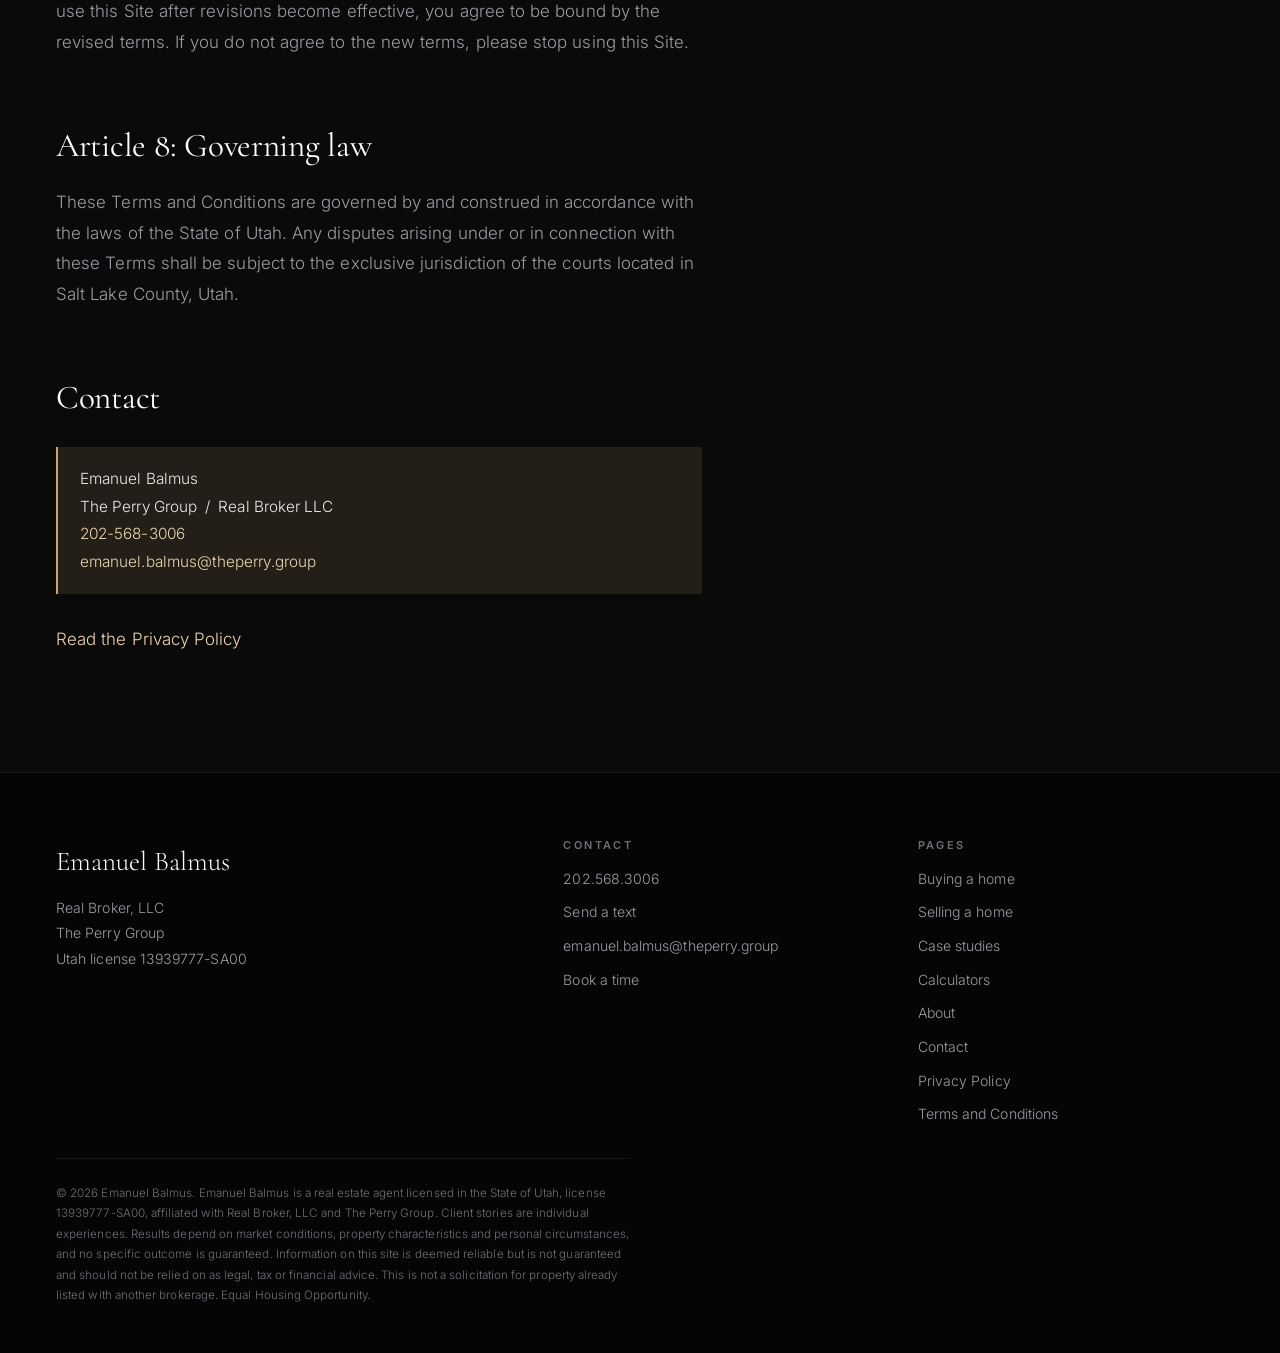
<file: terms.html>
<!DOCTYPE html>
<html lang="en" class="no-js">
<head>
<meta charset="utf-8">
<meta name="viewport" content="width=device-width, initial-scale=1, viewport-fit=cover">
<title>Terms and Conditions | Emanuel Balmus</title>
<meta name="description" content="The terms that govern use of this website, its resources, and any communications sent through it.">
<meta name="theme-color" content="#0A0A0B">
<meta name="robots" content="index, follow">

<meta property="og:type" content="article">
<meta property="og:title" content="Terms and Conditions | Emanuel Balmus">
<meta property="og:description" content="The terms that govern use of this website and its resources.">

<link rel="preconnect" href="https://fonts.googleapis.com">
<link rel="preconnect" href="https://fonts.gstatic.com" crossorigin>
<link href="https://fonts.googleapis.com/css2?family=Cormorant+Garamond:wght@300;400;500;600&family=Inter:wght@300;400;500;600;700&display=swap" rel="stylesheet">
<link rel="stylesheet" href="assets/site.css">
<link rel="icon" href="data:image/svg+xml,%3Csvg xmlns='http://www.w3.org/2000/svg' viewBox='0 0 64 64'%3E%3Crect width='64' height='64' fill='%230A0A0B'/%3E%3Ctext x='32' y='44' font-family='Georgia,serif' font-size='32' fill='%23C9A66B' text-anchor='middle'%3EEB%3C/text%3E%3C/svg%3E">
<script type="application/ld+json">
{
  "@context": "https://schema.org",
  "@type": "RealEstateAgent",
  "@id": "https://emanuelbalmus.com/#agent",
  "name": "Emanuel Balmus",
  "url": "https://emanuelbalmus.com/",
  "image": "https://emanuelbalmus.com/images/hero-wide.jpg",
  "telephone": "+1-202-568-3006",
  "email": "emanuel.balmus@theperry.group",
  "description": "Licensed Utah real estate agent working with buyers in Utah County and Salt Lake County. Explains the whole process, the contract protections and what each term costs, before asking anyone to commit.",
  "knowsLanguage": ["en", "ro"],
  "areaServed": [
    { "@type": "AdministrativeArea", "name": "Utah County, Utah" },
    { "@type": "AdministrativeArea", "name": "Salt Lake County, Utah" }
  ],
  "memberOf": { "@type": "Organization", "name": "The Perry Group" },
  "parentOrganization": { "@type": "RealEstateAgent", "name": "Real Broker, LLC" },
  "hasCredential": {
    "@type": "EducationalOccupationalCredential",
    "credentialCategory": "Real Estate License",
    "identifier": "13939777-SA00",
    "recognizedBy": { "@type": "GovernmentOrganization", "name": "Utah Division of Real Estate" }
  },
  "knowsAbout": [
    "Buying a home in Utah",
    "Writing competitive offers in a multiple offer situation",
    "What a low appraisal means and how to negotiate it",
    "Due diligence and inspection findings",
    "Unpermitted basement finishes and egress requirements",
    "Buyers turned down by a lender"
  ]
}
</script>
</head>

<body>
<a class="skip" href="#main">Skip to content</a>

<header class="site-head">
  <div class="wrap head-in">
    <a class="mark" href="index.html">
      <span class="mark-name">Start Here</span>
    </a>
    <nav class="nav-links" id="navLinks" aria-label="Main">
      <a href="buyers.html">Buying</a>
      <a href="sellers.html">Selling</a>
      <a href="results.html">Case studies</a>
      <a href="tools.html">Calculators</a>
      <a href="story.html">About</a>
      <a href="contact.html">Contact</a>
    </nav>
    <div class="head-cta">
      <a class="head-tel" href="tel:+12025683006">202.568.3006</a>
      <a class="btn btn-solid" href="contact.html">Get a straight answer</a>
      <button class="menu-btn" id="menuBtn" aria-expanded="false" aria-controls="navLinks">Menu</button>
    </div>
  </div>
</header>

<main id="main">

<section class="band hero">
  <div class="wrap">
    <h1 class="d1" style="max-width:18ch">Terms and Conditions</h1>
    <p class="small" style="margin-top:18px">Last updated November 6, 2026</p>
  </div>
</section>

<section class="band" style="padding-top:0">
  <div class="wrap">
    <div class="prose">

      <p>Please read these Terms and Conditions carefully before using this website or accessing
        any content, training, or services offered through it.</p>

      <h2>Article 1: General</h2>

      <p>By using this Site, you agree to be bound by these Terms and Conditions and to use the
        Site in accordance with these Terms of Service, our <a href="privacy.html">Privacy
        Policy</a>, and any additional terms that may apply to specific sections of the Site or to
        content and services available through it.</p>

      <p>Accessing the Site in any manner, whether automated or otherwise, constitutes use of the
        Site and your agreement to be bound by these Terms of Service.</p>

      <p>This Site is operated by Emanuel Balmus, a licensed real estate agent with Real Broker
        LLC, operating under The Perry Group. The training, resources, and communications provided
        through this Site are for educational and informational purposes only and do not
        constitute financial, legal, tax, or real estate advice. Real estate results vary based on
        market conditions, property characteristics, and individual circumstances. No specific
        outcome is guaranteed.</p>

      <h2>Article 1a: Age limit</h2>

      <p>This Site and its content are intended for users aged 18 and older. By accessing this
        Site, you confirm that you are at least 18 years of age. Any user who does not meet this
        requirement will be removed from our database upon discovery.</p>

      <h2>Article 2: Your information</h2>

      <p>When you submit your information through this Site to request a consultation, you are
        asked to provide your name, email address, and phone number, and to tell us how you would
        prefer to be contacted.</p>

      <p>You represent and warrant that the information you provide is true, accurate, and
        complete, and that the phone number is yours to give. By submitting the form, you ask us to
        respond to your inquiry, and you agree that we may reply using the contact method you
        selected.</p>

      <p>Separately, the form carries an optional checkbox for automated marketing calls and text
        messages. It is never pre-checked, and the form submits whether or not you check it. If you
        check it, you give express written consent to receive those messages on the terms set out
        in our <a href="privacy.html">Privacy Policy</a>. Checking it is not a condition of any
        purchase or of any response from us. You may revoke consent at any time by any reasonable
        means, including replying STOP to any text message, telling us in your own words, or
        contacting us directly.</p>

      <h2>Article 3: Free training and content</h2>

      <p>The free training and all related materials provided through this Site are for
        educational purposes only. Emanuel Balmus and The Perry Group make no representations or
        warranties, express or implied, regarding the completeness, accuracy, or applicability of
        the information to your specific situation.</p>

      <p>Nothing in this training or on this Site constitutes a solicitation, representation
        agreement, or agency relationship. Any real estate services would be governed by a
        separate written agreement in accordance with Utah state law.</p>

      <h2>Article 4: Intellectual property</h2>

      <p>All content on this Site including the training video, written materials, graphics, and
        branding is the property of Emanuel Balmus and The Perry Group and is protected by
        applicable copyright and intellectual property laws. You may not reproduce, distribute, or
        use any content from this Site for commercial purposes without prior written
        permission.</p>

      <h2>Article 5: Third party links and services</h2>

      <p>This Site may contain links to third-party websites and services including but not
        limited to Calendly, Zillow, YouTube, and Real Broker LLC. We do not control these
        third-party platforms and are not responsible for their content, terms, or privacy
        practices. Your use of any third-party service is subject to that service's own terms and
        policies.</p>

      <h2>Article 6: Limitation of liability</h2>

      <p>To the fullest extent permitted by law, Emanuel Balmus, The Perry Group, and Real Broker
        LLC shall not be liable for any direct, indirect, incidental, consequential, or punitive
        damages arising from your use of this Site or reliance on any content provided through it.
        Your use of this Site and its content is entirely at your own risk.</p>

      <h2>Article 7: Changes to these Terms and Conditions</h2>

      <p>We reserve the right, at our sole discretion, to modify or replace these Terms at any
        time. If a revision is material we will make reasonable efforts to provide at least 30
        days notice prior to new terms taking effect. By continuing to access or use this Site
        after revisions become effective, you agree to be bound by the revised terms. If you do
        not agree to the new terms, please stop using this Site.</p>

      <h2>Article 8: Governing law</h2>

      <p>These Terms and Conditions are governed by and construed in accordance with the laws of
        the State of Utah. Any disputes arising under or in connection with these Terms shall be
        subject to the exclusive jurisdiction of the courts located in Salt Lake County, Utah.</p>

      <h2>Contact</h2>

      <div class="note">
        <p>Emanuel Balmus<br>
          The Perry Group &nbsp;/&nbsp; Real Broker LLC<br>
          <a href="tel:+12025683006">202-568-3006</a><br>
          <a href="mailto:emanuel.balmus@theperry.group">emanuel.balmus@theperry.group</a>
        </p>
      </div>

      <p><a href="privacy.html">Read the Privacy Policy</a></p>

    </div>
  </div>
</section>

</main>

<footer class="site-foot">
  <div class="wrap">
    <div class="foot-grid">
      <div>
        <div class="foot-name">Emanuel Balmus</div>
        <p style="margin:0;line-height:1.8">
          Real Broker, LLC<br>The Perry Group<br>Utah license 13939777-SA00
        </p>
      </div>
      <div>
        <h3>Contact</h3>
        <ul class="foot-list">
          <li><a href="tel:+12025683006">202.568.3006</a></li>
          <li><a href="sms:+12025683006">Send a text</a></li>
          <li><a href="mailto:emanuel.balmus@theperry.group">emanuel.balmus@theperry.group</a></li>
          <li><a href="https://calendly.com/emanuelbalmus/realestate" target="_blank" rel="noopener">Book a time</a></li>
        </ul>
      </div>
      <div>
        <h3>Pages</h3>
        <ul class="foot-list">
          <li><a href="buyers.html">Buying a home</a></li>
          <li><a href="sellers.html">Selling a home</a></li>
          <li><a href="results.html">Case studies</a></li>
          <li><a href="tools.html">Calculators</a></li>
          <li><a href="story.html">About</a></li>
          <li><a href="contact.html">Contact</a></li>
          <li><a href="privacy.html">Privacy Policy</a></li>
          <li><a href="terms.html">Terms and Conditions</a></li>
        </ul>
      </div>
    </div>

    <p class="foot-legal">
      &copy; <span class="yr">2026</span> Emanuel Balmus. Emanuel Balmus is a real estate agent
      licensed in the State of Utah, license 13939777-SA00, affiliated with Real Broker, LLC and
      The Perry Group. Client stories are individual experiences. Results depend on market
      conditions, property characteristics and personal circumstances, and no specific outcome is
      guaranteed. Information on this site is deemed reliable but is not guaranteed and should not
      be relied on as legal, tax or financial advice. This is not a solicitation for property
      already listed with another brokerage. Equal Housing Opportunity.
    </p>
  </div>
</footer>

<script src="assets/site.js"></script>
</body>
</html>
</file>
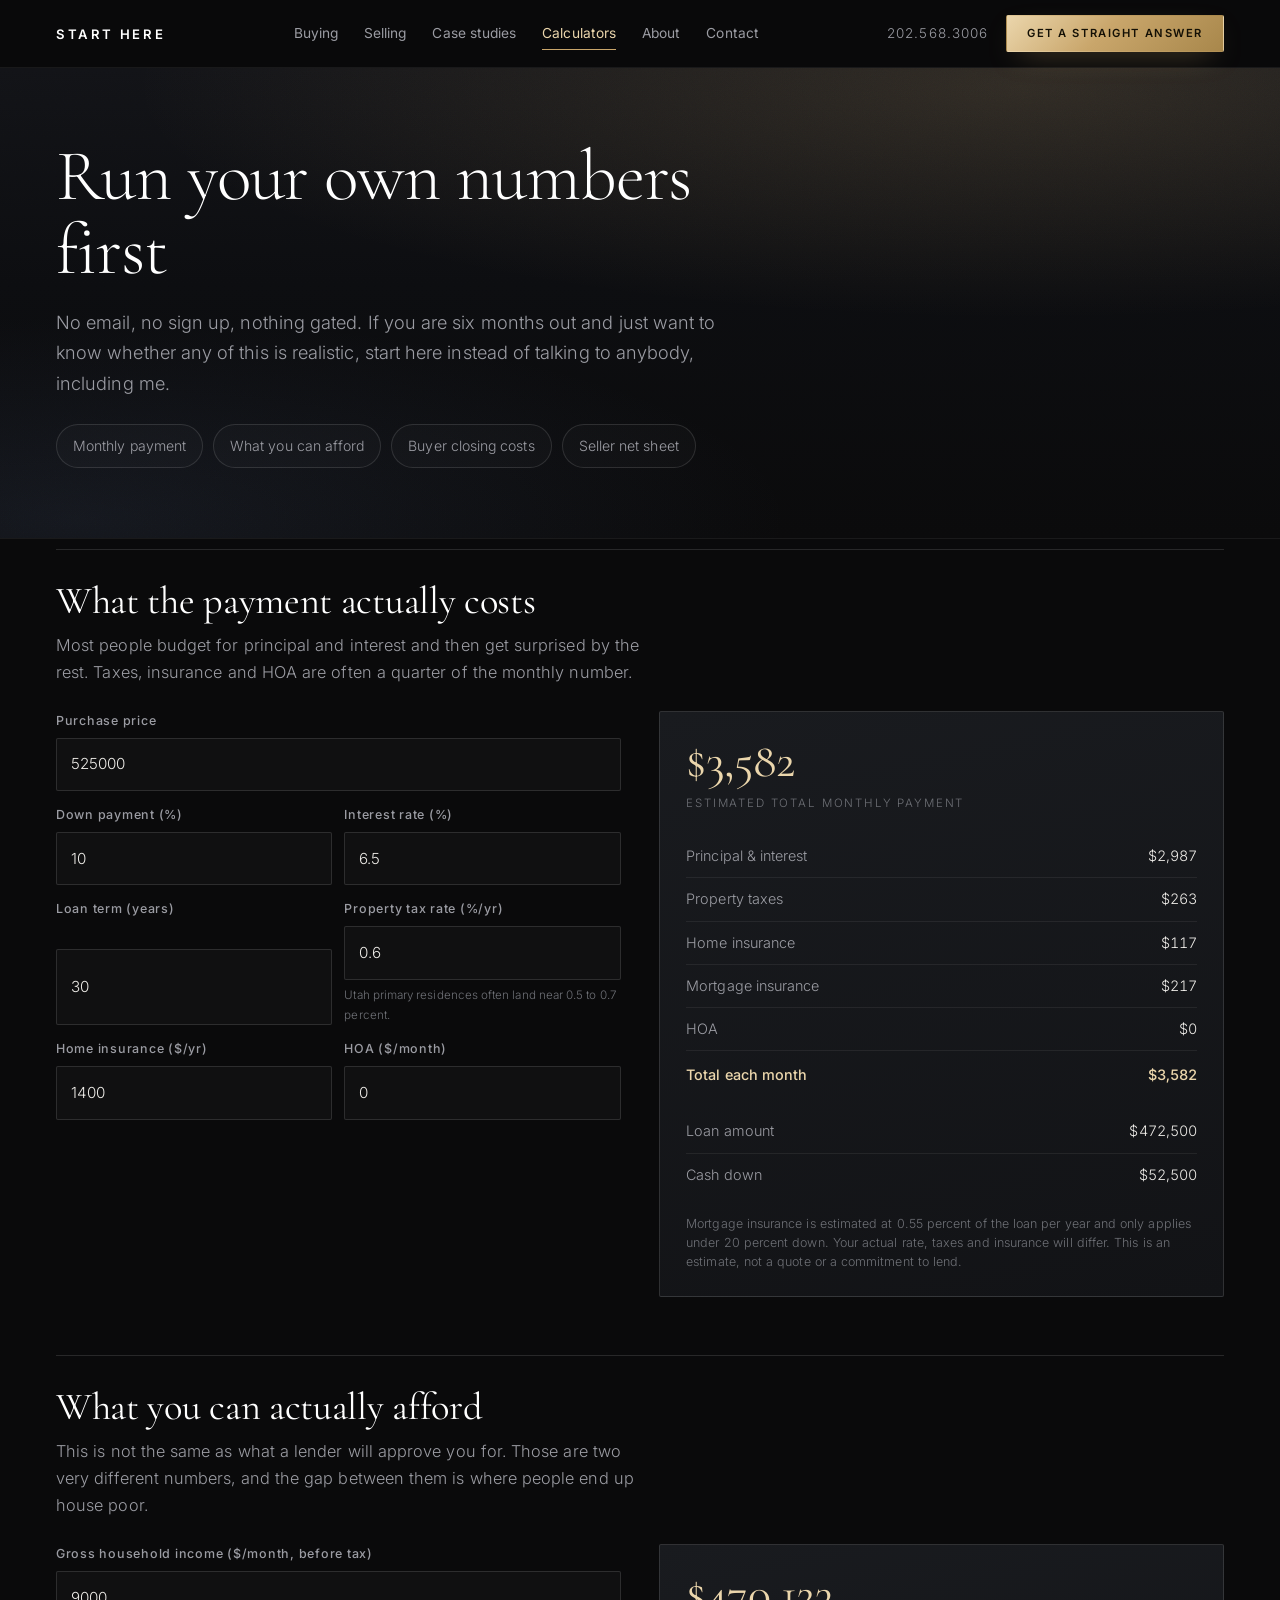
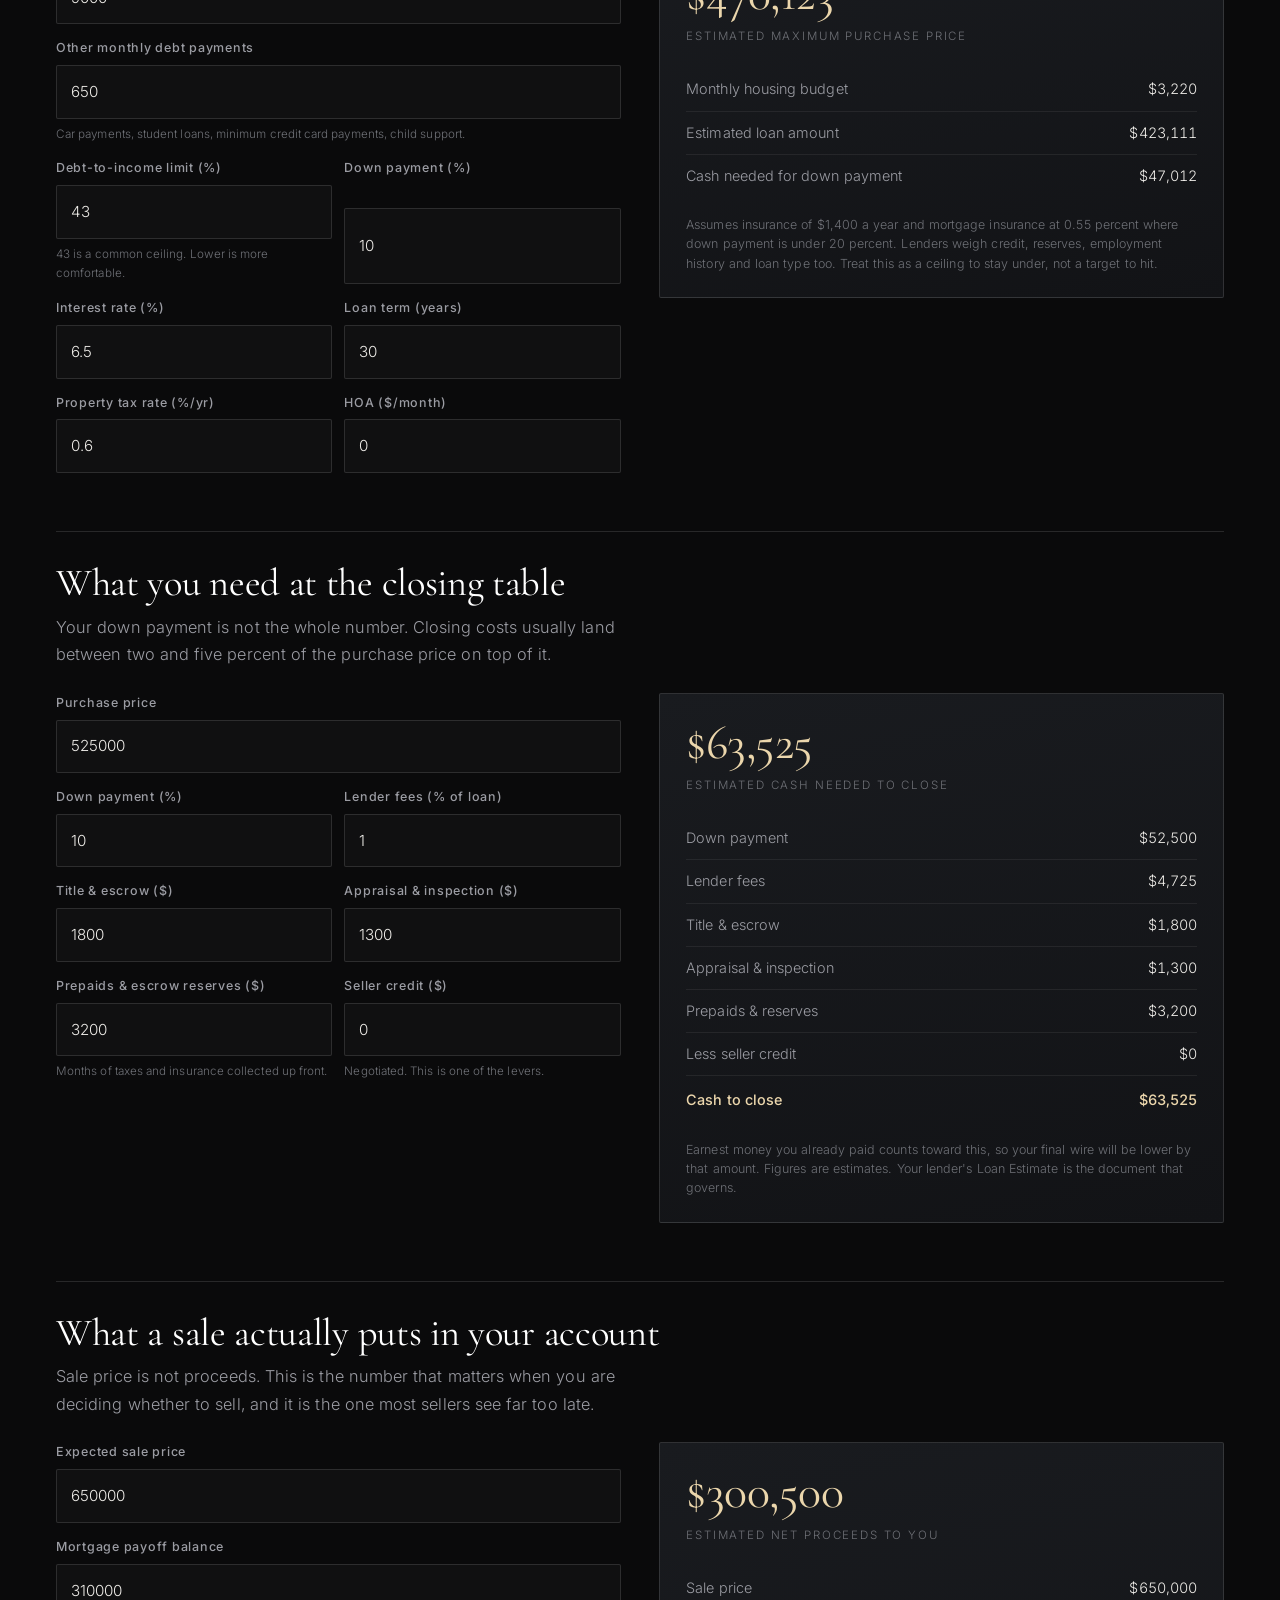
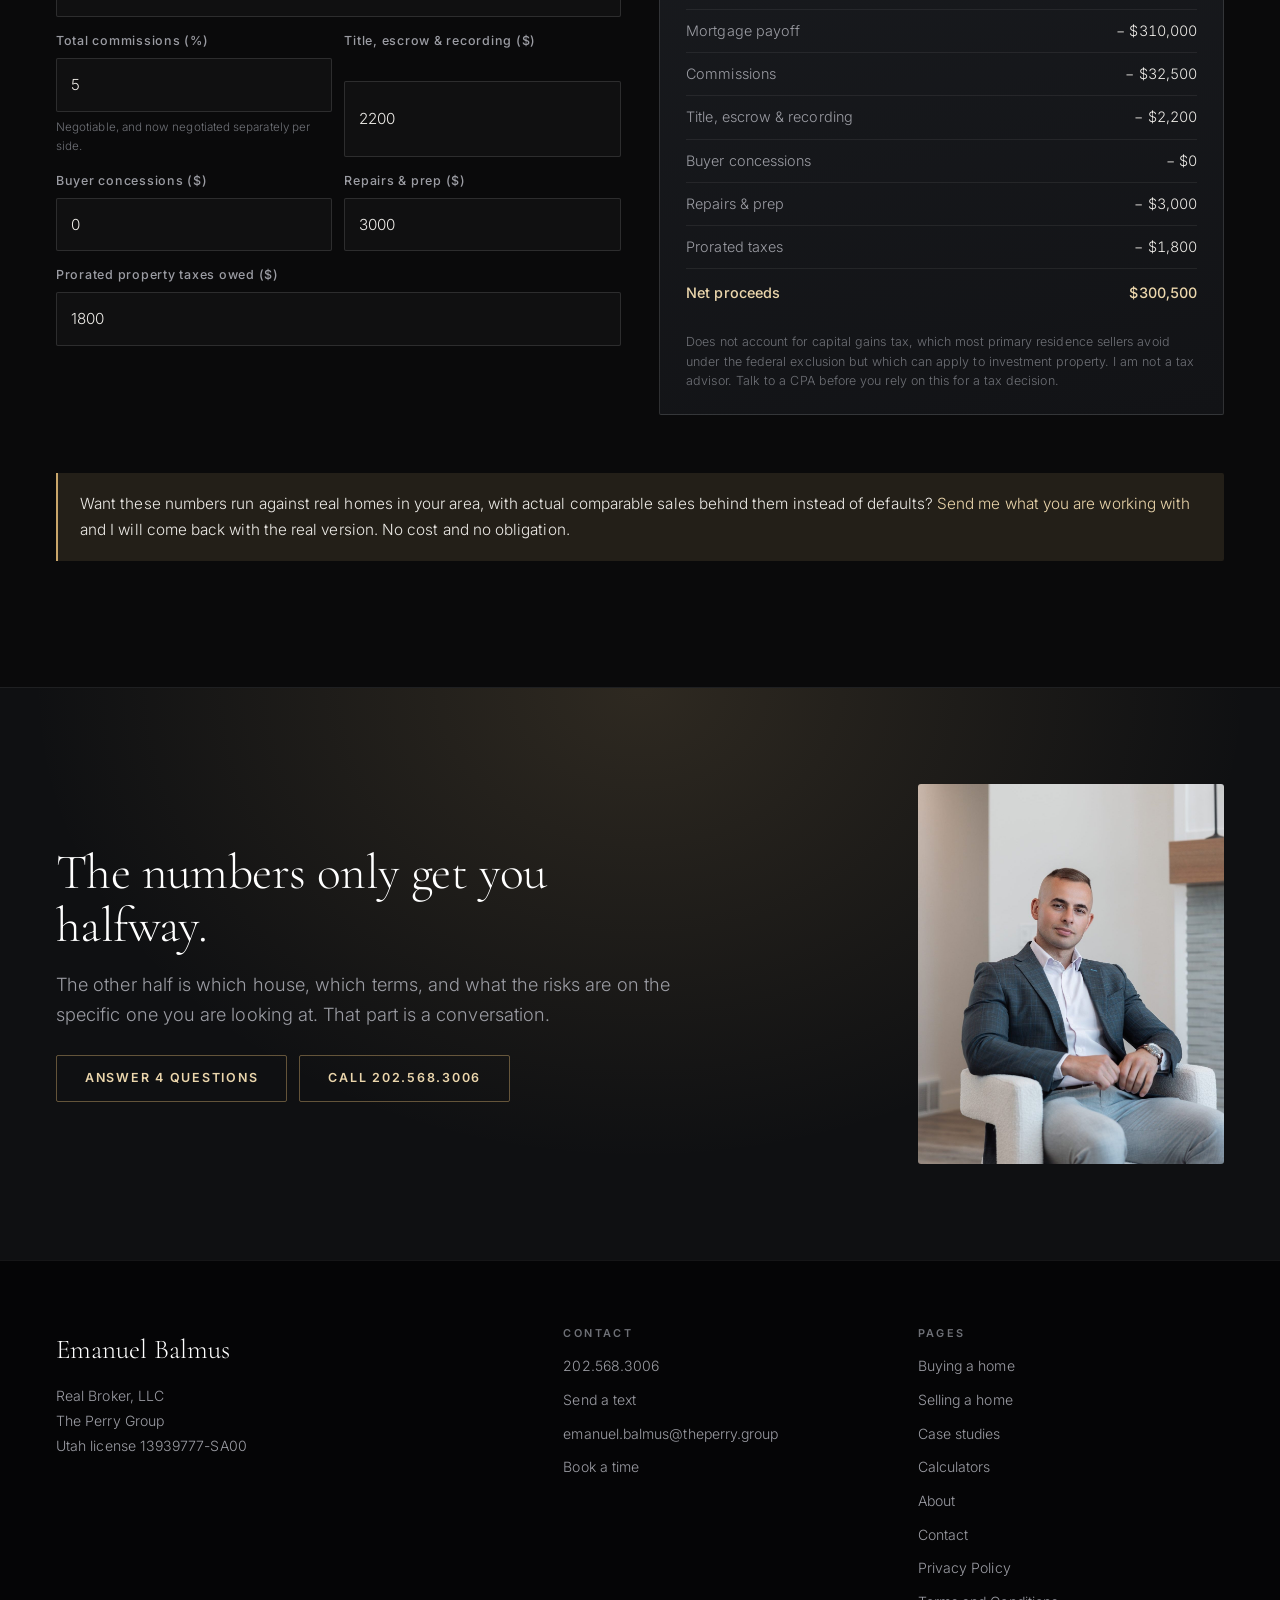
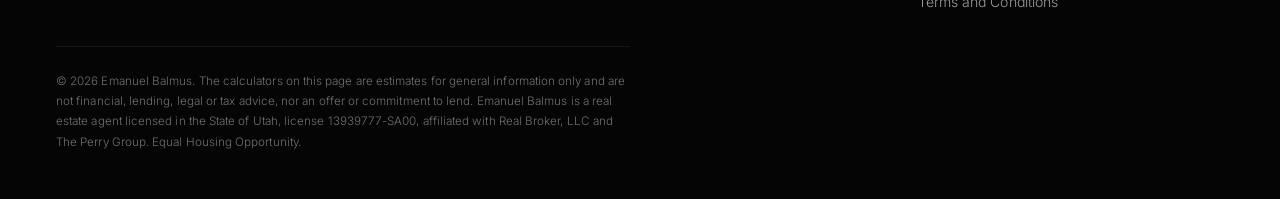
<file: tools.html>
<!DOCTYPE html>
<html lang="en" class="no-js">
<head>
<meta charset="utf-8">
<meta name="viewport" content="width=device-width, initial-scale=1, viewport-fit=cover">
<title>Free real estate calculators | Emanuel Balmus</title>
<meta name="description" content="Monthly payment, what you can actually afford, buyer closing costs and a seller net sheet. Free, no email required, nothing gated.">
<meta name="theme-color" content="#0A0A0B">

<meta property="og:type" content="website">
<meta property="og:title" content="Free real estate calculators | Emanuel Balmus">
<meta property="og:description" content="Run your own numbers before you talk to anybody. Free and nothing gated.">

<link rel="preconnect" href="https://fonts.googleapis.com">
<link rel="preconnect" href="https://fonts.gstatic.com" crossorigin>
<link href="https://fonts.googleapis.com/css2?family=Cormorant+Garamond:wght@300;400;500;600&family=Inter:wght@300;400;500;600;700&display=swap" rel="stylesheet">
<link rel="stylesheet" href="assets/site.css">
<link rel="icon" href="data:image/svg+xml,%3Csvg xmlns='http://www.w3.org/2000/svg' viewBox='0 0 64 64'%3E%3Crect width='64' height='64' fill='%230A0A0B'/%3E%3Ctext x='32' y='44' font-family='Georgia,serif' font-size='32' fill='%23C9A66B' text-anchor='middle'%3EEB%3C/text%3E%3C/svg%3E">

<style>
.calc{border-top:1px solid var(--rule);padding-top:30px;margin-bottom:58px;}
.calc > h2{font-size:1.6rem;margin-bottom:8px;}
.calc > p.intro{color:var(--graphite);font-size:1.02rem;max-width:60ch;margin-bottom:24px;}
.calc-grid{display:grid;grid-template-columns:1fr 1fr;gap:clamp(22px,3vw,40px);align-items:start;}
@media(max-width:820px){ .calc-grid{grid-template-columns:1fr;} }
.fields{display:grid;gap:14px;}
.field{display:grid;gap:6px;}
.field label{font-family:var(--sans);font-size:.86rem;font-weight:500;color:var(--graphite);}
.field .hint{font-family:var(--sans);font-size:.76rem;color:var(--quiet);}
.field-row{display:grid;grid-template-columns:1fr 1fr;gap:12px;}
@media(max-width:520px){ .field-row{grid-template-columns:1fr;} }
.out{background:#fff;border:1px solid var(--rule);border-radius:4px;padding:24px 26px;}
.out .big{font-family:var(--sans);font-size:2.3rem;font-weight:600;letter-spacing:-.025em;color:var(--signal);line-height:1.05;}
.out .biglabel{font-family:var(--sans);font-size:.84rem;color:var(--quiet);margin-top:6px;}
.out table{width:100%;border-collapse:collapse;margin-top:22px;font-family:var(--sans);font-size:.9rem;}
.out td{padding:9px 0;border-bottom:1px solid var(--rule-soft);color:var(--graphite);}
.out td:last-child{text-align:right;color:var(--ink);font-variant-numeric:tabular-nums;}
.out tr:last-child td{border-bottom:0;}
.out tr.total td{font-weight:600;color:var(--ink);border-top:2px solid var(--ink);border-bottom:0;padding-top:12px;}
.out .caveat{font-family:var(--sans);font-size:.78rem;color:var(--quiet);line-height:1.55;margin:18px 0 0;}
.toc{display:flex;flex-wrap:wrap;gap:10px;margin-top:26px;}
.toc a{
  font-family:var(--sans);font-size:.88rem;padding:9px 16px;border:1px solid var(--rule);
  border-radius:999px;color:var(--graphite);background:#fff;
}
.toc a:hover{border-color:var(--signal);color:var(--signal);text-decoration:none;}
.calc{scroll-margin-top:90px;}
</style>
<script type="application/ld+json">
{
  "@context": "https://schema.org",
  "@type": "RealEstateAgent",
  "@id": "https://emanuelbalmus.com/#agent",
  "name": "Emanuel Balmus",
  "url": "https://emanuelbalmus.com/",
  "image": "https://emanuelbalmus.com/images/hero-wide.jpg",
  "telephone": "+1-202-568-3006",
  "email": "emanuel.balmus@theperry.group",
  "description": "Licensed Utah real estate agent working with buyers in Utah County and Salt Lake County. Explains the whole process, the contract protections and what each term costs, before asking anyone to commit.",
  "knowsLanguage": ["en", "ro"],
  "areaServed": [
    { "@type": "AdministrativeArea", "name": "Utah County, Utah" },
    { "@type": "AdministrativeArea", "name": "Salt Lake County, Utah" }
  ],
  "memberOf": { "@type": "Organization", "name": "The Perry Group" },
  "parentOrganization": { "@type": "RealEstateAgent", "name": "Real Broker, LLC" },
  "hasCredential": {
    "@type": "EducationalOccupationalCredential",
    "credentialCategory": "Real Estate License",
    "identifier": "13939777-SA00",
    "recognizedBy": { "@type": "GovernmentOrganization", "name": "Utah Division of Real Estate" }
  },
  "knowsAbout": [
    "Buying a home in Utah",
    "Writing competitive offers in a multiple offer situation",
    "What a low appraisal means and how to negotiate it",
    "Due diligence and inspection findings",
    "Unpermitted basement finishes and egress requirements",
    "Buyers turned down by a lender"
  ]
}
</script>
</head>

<body>
<a class="skip" href="#main">Skip to content</a>

<header class="site-head">
  <div class="wrap head-in">
    <a class="mark" href="index.html">
      <span class="mark-name">Start Here</span>
    </a>
    <nav class="nav-links" id="navLinks" aria-label="Main">
      <a href="buyers.html">Buying</a>
      <a href="sellers.html">Selling</a>
      <a href="results.html">Case studies</a>
      <a href="tools.html" aria-current="page">Calculators</a>
      <a href="story.html">About</a>
      <a href="contact.html">Contact</a>
    </nav>
    <div class="head-cta">
      <a class="head-tel" href="tel:+12025683006">202.568.3006</a>
      <a class="btn btn-solid" href="contact.html">Get a straight answer</a>
      <button class="menu-btn" id="menuBtn" aria-expanded="false" aria-controls="navLinks">Menu</button>
    </div>
  </div>
</header>

<main id="main">

<section class="band hero">
  <div class="wrap">
    <h1 class="d1" style="max-width:20ch">Run your own numbers first</h1>
    <p class="lede" style="max-width:62ch;margin-top:20px">
      No email, no sign up, nothing gated. If you are six months out and just want to know whether
      any of this is realistic, start here instead of talking to anybody, including me.</p>
    <div class="toc">
      <a href="#payment">Monthly payment</a>
      <a href="#afford">What you can afford</a>
      <a href="#closing">Buyer closing costs</a>
      <a href="#net">Seller net sheet</a>
    </div>
  </div>
</section>

<section class="band" style="padding-top:10px">
  <div class="wrap">

    <!-- ============ 1. MONTHLY PAYMENT ============ -->
    <div class="calc" id="payment">
      <h2>What the payment actually costs</h2>
      <p class="intro">Most people budget for principal and interest and then get surprised by the
        rest. Taxes, insurance and HOA are often a quarter of the monthly number.</p>

      <div class="calc-grid">
        <div class="fields">
          <div class="field">
            <label for="pPrice">Purchase price</label>
            <input class="inp" type="number" id="pPrice" value="525000" min="0" step="1000">
          </div>
          <div class="field-row">
            <div class="field">
              <label for="pDown">Down payment (%)</label>
              <input class="inp" type="number" id="pDown" value="10" min="0" max="100" step="0.5">
            </div>
            <div class="field">
              <label for="pRate">Interest rate (%)</label>
              <input class="inp" type="number" id="pRate" value="6.5" min="0" max="20" step="0.125">
            </div>
          </div>
          <div class="field-row">
            <div class="field">
              <label for="pTerm">Loan term (years)</label>
              <input class="inp" type="number" id="pTerm" value="30" min="1" max="40" step="1">
            </div>
            <div class="field">
              <label for="pTax">Property tax rate (%/yr)</label>
              <input class="inp" type="number" id="pTax" value="0.6" min="0" max="5" step="0.05">
              <span class="hint">Utah primary residences often land near 0.5 to 0.7 percent.</span>
            </div>
          </div>
          <div class="field-row">
            <div class="field">
              <label for="pIns">Home insurance ($/yr)</label>
              <input class="inp" type="number" id="pIns" value="1400" min="0" step="50">
            </div>
            <div class="field">
              <label for="pHoa">HOA ($/month)</label>
              <input class="inp" type="number" id="pHoa" value="0" min="0" step="5">
            </div>
          </div>
        </div>

        <div class="out" aria-live="polite">
          <div class="big" id="pTotal">$0</div>
          <div class="biglabel">Estimated total monthly payment</div>
          <table>
            <tr><td>Principal &amp; interest</td><td id="pPI">$0</td></tr>
            <tr><td>Property taxes</td><td id="pTaxOut">$0</td></tr>
            <tr><td>Home insurance</td><td id="pInsOut">$0</td></tr>
            <tr><td>Mortgage insurance</td><td id="pMi">$0</td></tr>
            <tr><td>HOA</td><td id="pHoaOut">$0</td></tr>
            <tr class="total"><td>Total each month</td><td id="pTotal2">$0</td></tr>
          </table>
          <table style="margin-top:14px">
            <tr><td>Loan amount</td><td id="pLoan">$0</td></tr>
            <tr><td>Cash down</td><td id="pCash">$0</td></tr>
          </table>
          <p class="caveat">Mortgage insurance is estimated at 0.55 percent of the loan per year and
            only applies under 20 percent down. Your actual rate, taxes and insurance will differ.
            This is an estimate, not a quote or a commitment to lend.</p>
        </div>
      </div>
    </div>

    <!-- ============ 2. AFFORDABILITY ============ -->
    <div class="calc" id="afford">
      <h2>What you can actually afford</h2>
      <p class="intro">This is not the same as what a lender will approve you for. Those are two
        very different numbers, and the gap between them is where people end up house poor.</p>

      <div class="calc-grid">
        <div class="fields">
          <div class="field">
            <label for="aIncome">Gross household income ($/month, before tax)</label>
            <input class="inp" type="number" id="aIncome" value="9000" min="0" step="100">
          </div>
          <div class="field">
            <label for="aDebts">Other monthly debt payments</label>
            <input class="inp" type="number" id="aDebts" value="650" min="0" step="25">
            <span class="hint">Car payments, student loans, minimum credit card payments, child support.</span>
          </div>
          <div class="field-row">
            <div class="field">
              <label for="aDti">Debt-to-income limit (%)</label>
              <input class="inp" type="number" id="aDti" value="43" min="20" max="55" step="1">
              <span class="hint">43 is a common ceiling. Lower is more comfortable.</span>
            </div>
            <div class="field">
              <label for="aDown">Down payment (%)</label>
              <input class="inp" type="number" id="aDown" value="10" min="0" max="100" step="0.5">
            </div>
          </div>
          <div class="field-row">
            <div class="field">
              <label for="aRate">Interest rate (%)</label>
              <input class="inp" type="number" id="aRate" value="6.5" min="0" max="20" step="0.125">
            </div>
            <div class="field">
              <label for="aTerm">Loan term (years)</label>
              <input class="inp" type="number" id="aTerm" value="30" min="1" max="40" step="1">
            </div>
          </div>
          <div class="field-row">
            <div class="field">
              <label for="aTax">Property tax rate (%/yr)</label>
              <input class="inp" type="number" id="aTax" value="0.6" min="0" max="5" step="0.05">
            </div>
            <div class="field">
              <label for="aHoa">HOA ($/month)</label>
              <input class="inp" type="number" id="aHoa" value="0" min="0" step="5">
            </div>
          </div>
        </div>

        <div class="out" aria-live="polite">
          <div class="big" id="aPrice">$0</div>
          <div class="biglabel">Estimated maximum purchase price</div>
          <table>
            <tr><td>Monthly housing budget</td><td id="aBudget">$0</td></tr>
            <tr><td>Estimated loan amount</td><td id="aLoan">$0</td></tr>
            <tr><td>Cash needed for down payment</td><td id="aCash">$0</td></tr>
          </table>
          <p class="caveat">Assumes insurance of $1,400 a year and mortgage insurance at 0.55 percent
            where down payment is under 20 percent. Lenders weigh credit, reserves, employment history
            and loan type too. Treat this as a ceiling to stay under, not a target to hit.</p>
        </div>
      </div>
    </div>

    <!-- ============ 3. BUYER CLOSING COSTS ============ -->
    <div class="calc" id="closing">
      <h2>What you need at the closing table</h2>
      <p class="intro">Your down payment is not the whole number. Closing costs usually land between
        two and five percent of the purchase price on top of it.</p>

      <div class="calc-grid">
        <div class="fields">
          <div class="field">
            <label for="cPrice">Purchase price</label>
            <input class="inp" type="number" id="cPrice" value="525000" min="0" step="1000">
          </div>
          <div class="field-row">
            <div class="field">
              <label for="cDown">Down payment (%)</label>
              <input class="inp" type="number" id="cDown" value="10" min="0" max="100" step="0.5">
            </div>
            <div class="field">
              <label for="cOrig">Lender fees (% of loan)</label>
              <input class="inp" type="number" id="cOrig" value="1" min="0" max="5" step="0.125">
            </div>
          </div>
          <div class="field-row">
            <div class="field">
              <label for="cTitle">Title &amp; escrow ($)</label>
              <input class="inp" type="number" id="cTitle" value="1800" min="0" step="50">
            </div>
            <div class="field">
              <label for="cAppr">Appraisal &amp; inspection ($)</label>
              <input class="inp" type="number" id="cAppr" value="1300" min="0" step="50">
            </div>
          </div>
          <div class="field-row">
            <div class="field">
              <label for="cPrepaid">Prepaids &amp; escrow reserves ($)</label>
              <input class="inp" type="number" id="cPrepaid" value="3200" min="0" step="100">
              <span class="hint">Months of taxes and insurance collected up front.</span>
            </div>
            <div class="field">
              <label for="cCredit">Seller credit ($)</label>
              <input class="inp" type="number" id="cCredit" value="0" min="0" step="500">
              <span class="hint">Negotiated. This is one of the levers.</span>
            </div>
          </div>
        </div>

        <div class="out" aria-live="polite">
          <div class="big" id="cTotal">$0</div>
          <div class="biglabel">Estimated cash needed to close</div>
          <table>
            <tr><td>Down payment</td><td id="cDownOut">$0</td></tr>
            <tr><td>Lender fees</td><td id="cOrigOut">$0</td></tr>
            <tr><td>Title &amp; escrow</td><td id="cTitleOut">$0</td></tr>
            <tr><td>Appraisal &amp; inspection</td><td id="cApprOut">$0</td></tr>
            <tr><td>Prepaids &amp; reserves</td><td id="cPrepaidOut">$0</td></tr>
            <tr><td>Less seller credit</td><td id="cCreditOut">$0</td></tr>
            <tr class="total"><td>Cash to close</td><td id="cTotal2">$0</td></tr>
          </table>
          <p class="caveat">Earnest money you already paid counts toward this, so your final wire will
            be lower by that amount. Figures are estimates. Your lender's Loan Estimate is the
            document that governs.</p>
        </div>
      </div>
    </div>

    <!-- ============ 4. SELLER NET SHEET ============ -->
    <div class="calc" id="net">
      <h2>What a sale actually puts in your account</h2>
      <p class="intro">Sale price is not proceeds. This is the number that matters when you are
        deciding whether to sell, and it is the one most sellers see far too late.</p>

      <div class="calc-grid">
        <div class="fields">
          <div class="field">
            <label for="nPrice">Expected sale price</label>
            <input class="inp" type="number" id="nPrice" value="650000" min="0" step="1000">
          </div>
          <div class="field">
            <label for="nPayoff">Mortgage payoff balance</label>
            <input class="inp" type="number" id="nPayoff" value="310000" min="0" step="1000">
          </div>
          <div class="field-row">
            <div class="field">
              <label for="nComm">Total commissions (%)</label>
              <input class="inp" type="number" id="nComm" value="5" min="0" max="10" step="0.25">
              <span class="hint">Negotiable, and now negotiated separately per side.</span>
            </div>
            <div class="field">
              <label for="nTitle">Title, escrow &amp; recording ($)</label>
              <input class="inp" type="number" id="nTitle" value="2200" min="0" step="50">
            </div>
          </div>
          <div class="field-row">
            <div class="field">
              <label for="nConc">Buyer concessions ($)</label>
              <input class="inp" type="number" id="nConc" value="0" min="0" step="500">
            </div>
            <div class="field">
              <label for="nRepair">Repairs &amp; prep ($)</label>
              <input class="inp" type="number" id="nRepair" value="3000" min="0" step="250">
            </div>
          </div>
          <div class="field">
            <label for="nTaxes">Prorated property taxes owed ($)</label>
            <input class="inp" type="number" id="nTaxes" value="1800" min="0" step="100">
          </div>
        </div>

        <div class="out" aria-live="polite">
          <div class="big" id="nNet">$0</div>
          <div class="biglabel">Estimated net proceeds to you</div>
          <table>
            <tr><td>Sale price</td><td id="nPriceOut">$0</td></tr>
            <tr><td>Mortgage payoff</td><td id="nPayoffOut">$0</td></tr>
            <tr><td>Commissions</td><td id="nCommOut">$0</td></tr>
            <tr><td>Title, escrow &amp; recording</td><td id="nTitleOut">$0</td></tr>
            <tr><td>Buyer concessions</td><td id="nConcOut">$0</td></tr>
            <tr><td>Repairs &amp; prep</td><td id="nRepairOut">$0</td></tr>
            <tr><td>Prorated taxes</td><td id="nTaxesOut">$0</td></tr>
            <tr class="total"><td>Net proceeds</td><td id="nNet2">$0</td></tr>
          </table>
          <p class="caveat">Does not account for capital gains tax, which most primary residence
            sellers avoid under the federal exclusion but which can apply to investment property.
            I am not a tax advisor. Talk to a CPA before you rely on this for a tax decision.</p>
        </div>
      </div>
    </div>

    <div class="note">
      <p>Want these numbers run against real homes in your area, with actual comparable sales
        behind them instead of defaults? <a href="contact.html">Send me what you are working with</a>
        and I will come back with the real version. No cost and no obligation.</p>
    </div>

  </div>
</section>

<section class="band band-ink">
  <div class="wrap cta-block">
    <div>
      <h2 class="d2" style="margin-bottom:16px">The numbers only get you halfway.</h2>
      <p class="lede" style="margin-bottom:0">The other half is which house, which terms, and what
        the risks are on the specific one you are looking at. That part is a conversation.</p>
      <div class="cta-actions">
        <a class="btn btn-pale" href="index.html#form">Answer 4 questions</a>
        <a class="btn btn-pale" href="tel:+12025683006">Call 202.568.3006</a>
      </div>
    </div>
    <figure style="margin:0">
      <img src="images/portrait-seated.jpg" width="1200" height="1490" style="border-radius:3px"
           alt="Emanuel Balmus, Realtor with Real Broker LLC and The Perry Group">
    </figure>
  </div>
</section>

</main>

<footer class="site-foot">
  <div class="wrap">
    <div class="foot-grid">
      <div>
        <div class="foot-name">Emanuel Balmus</div>
        <p style="margin:0;line-height:1.8">
          Real Broker, LLC<br>The Perry Group<br>Utah license 13939777-SA00
        </p>
      </div>
      <div>
        <h3>Contact</h3>
        <ul class="foot-list">
          <li><a href="tel:+12025683006">202.568.3006</a></li>
          <li><a href="sms:+12025683006">Send a text</a></li>
          <li><a href="mailto:emanuel.balmus@theperry.group">emanuel.balmus@theperry.group</a></li>
          <li><a href="https://calendly.com/emanuelbalmus/realestate" target="_blank" rel="noopener">Book a time</a></li>
        </ul>
      </div>
      <div>
        <h3>Pages</h3>
        <ul class="foot-list">
          <li><a href="buyers.html">Buying a home</a></li>
          <li><a href="sellers.html">Selling a home</a></li>
          <li><a href="results.html">Case studies</a></li>
          <li><a href="tools.html">Calculators</a></li>
          <li><a href="story.html">About</a></li>
          <li><a href="contact.html">Contact</a></li>
          <li><a href="privacy.html">Privacy Policy</a></li>
          <li><a href="terms.html">Terms and Conditions</a></li>
        </ul>
      </div>
    </div>
    <p class="foot-legal">
      &copy; <span class="yr">2026</span> Emanuel Balmus. The calculators on this page are estimates
      for general information only and are not financial, lending, legal or tax advice, nor an offer
      or commitment to lend. Emanuel Balmus is a real estate agent licensed in the State of Utah,
      license 13939777-SA00, affiliated with Real Broker, LLC and The Perry Group. Equal Housing
      Opportunity.
    </p>
  </div>
</footer>

<script src="assets/site.js"></script>
<script>
(function () {
  "use strict";
  var $ = function (id) { return document.getElementById(id); };
  var money = function (n) {
    if (!isFinite(n)) n = 0;
    return "$" + Math.max(0, Math.round(n)).toLocaleString("en-US");
  };
  var num = function (id) {
    var v = parseFloat($(id).value);
    return isFinite(v) ? v : 0;
  };

  /* Monthly principal and interest on a loan */
  function pi(loan, ratePct, years) {
    var r = ratePct / 100 / 12, n = years * 12;
    if (loan <= 0 || n <= 0) return 0;
    if (r === 0) return loan / n;
    return loan * r / (1 - Math.pow(1 + r, -n));
  }
  /* Payment per dollar borrowed, used to invert the affordability math */
  function piFactor(ratePct, years) {
    var r = ratePct / 100 / 12, n = years * 12;
    if (n <= 0) return 0;
    if (r === 0) return 1 / n;
    return r / (1 - Math.pow(1 + r, -n));
  }

  var MI_RATE = 0.0055;   /* annual mortgage insurance estimate */
  var DEF_INS = 1400;     /* annual home insurance assumption for affordability */

  /* ---------- 1. Monthly payment ---------- */
  function calcPayment() {
    var price = num("pPrice"),
        downPct = num("pDown") / 100,
        loan = price * (1 - downPct),
        cash = price * downPct,
        principal = pi(loan, num("pRate"), num("pTerm")),
        taxes = price * (num("pTax") / 100) / 12,
        ins = num("pIns") / 12,
        hoa = num("pHoa"),
        mi = downPct < 0.2 ? loan * MI_RATE / 12 : 0,
        total = principal + taxes + ins + hoa + mi;

    $("pPI").textContent = money(principal);
    $("pTaxOut").textContent = money(taxes);
    $("pInsOut").textContent = money(ins);
    $("pMi").textContent = mi > 0 ? money(mi) : "None, 20% down";
    $("pHoaOut").textContent = money(hoa);
    $("pTotal").textContent = money(total);
    $("pTotal2").textContent = money(total);
    $("pLoan").textContent = money(loan);
    $("pCash").textContent = money(cash);
  }

  /* ---------- 2. Affordability ---------- */
  function calcAfford() {
    var budget = num("aIncome") * (num("aDti") / 100) - num("aDebts"),
        downPct = num("aDown") / 100,
        k = piFactor(num("aRate"), num("aTerm")),
        t = (num("aTax") / 100) / 12,
        available = budget - DEF_INS / 12 - num("aHoa"),
        loanShare = 1 - downPct,
        miMonthly = downPct < 0.2 ? loanShare * MI_RATE / 12 : 0,
        perDollar = loanShare * k + t + miMonthly,
        price = perDollar > 0 ? available / perDollar : 0;

    if (price < 0 || available <= 0) price = 0;

    $("aPrice").textContent = money(price);
    $("aBudget").textContent = money(Math.max(0, budget));
    $("aLoan").textContent = money(price * loanShare);
    $("aCash").textContent = money(price * downPct);
  }

  /* ---------- 3. Buyer closing costs ---------- */
  function calcClosing() {
    var price = num("cPrice"),
        downPct = num("cDown") / 100,
        down = price * downPct,
        loan = price - down,
        orig = loan * (num("cOrig") / 100),
        title = num("cTitle"),
        appr = num("cAppr"),
        prepaid = num("cPrepaid"),
        credit = num("cCredit"),
        total = down + orig + title + appr + prepaid - credit;

    $("cDownOut").textContent = money(down);
    $("cOrigOut").textContent = money(orig);
    $("cTitleOut").textContent = money(title);
    $("cApprOut").textContent = money(appr);
    $("cPrepaidOut").textContent = money(prepaid);
    $("cCreditOut").textContent = credit > 0 ? "\u2212 " + money(credit) : money(0);
    $("cTotal").textContent = money(total);
    $("cTotal2").textContent = money(total);
  }

  /* ---------- 4. Seller net sheet ---------- */
  function calcNet() {
    var price = num("nPrice"),
        payoff = num("nPayoff"),
        comm = price * (num("nComm") / 100),
        title = num("nTitle"),
        conc = num("nConc"),
        repair = num("nRepair"),
        taxes = num("nTaxes"),
        net = price - payoff - comm - title - conc - repair - taxes;

    $("nPriceOut").textContent = money(price);
    $("nPayoffOut").textContent = "\u2212 " + money(payoff);
    $("nCommOut").textContent = "\u2212 " + money(comm);
    $("nTitleOut").textContent = "\u2212 " + money(title);
    $("nConcOut").textContent = "\u2212 " + money(conc);
    $("nRepairOut").textContent = "\u2212 " + money(repair);
    $("nTaxesOut").textContent = "\u2212 " + money(taxes);
    $("nNet").textContent = money(net);
    $("nNet2").textContent = money(net);
  }

  var groups = [
    { run: calcPayment, ids: ["pPrice", "pDown", "pRate", "pTerm", "pTax", "pIns", "pHoa"] },
    { run: calcAfford,  ids: ["aIncome", "aDebts", "aDti", "aDown", "aRate", "aTerm", "aTax", "aHoa"] },
    { run: calcClosing, ids: ["cPrice", "cDown", "cOrig", "cTitle", "cAppr", "cPrepaid", "cCredit"] },
    { run: calcNet,     ids: ["nPrice", "nPayoff", "nComm", "nTitle", "nConc", "nRepair", "nTaxes"] }
  ];

  groups.forEach(function (g) {
    g.ids.forEach(function (id) {
      var el = $(id);
      if (el) el.addEventListener("input", g.run);
    });
    g.run();
  });
})();
</script>
</body>
</html>
</file>
<file: assets/site.css>
/* ===========================================================
   Emanuel Balmus — shared stylesheet (dark edition)
   Same class names as before, so every page works unchanged.
   Swap this one file and the whole site changes theme.
   =========================================================== */

@import url('https://fonts.googleapis.com/css2?family=Cormorant+Garamond:wght@300;400;500;600&family=Inter:wght@300;400;500;600;700&display=swap');

:root{
  /* Surfaces, darkest to lightest */
  --paper:#0A0A0B;
  --wash:#0F1012;
  --paper-2:#141518;
  --surface:#191B1F;

  /* Type */
  --ink:#EDEBE7;
  --graphite:#9B9CA3;
  --quiet:#6E7076;

  /* Lines */
  --rule:rgba(255,255,255,.12);
  --rule-soft:rgba(255,255,255,.065);

  /* Gold accent */
  --signal:#C9A66B;
  --signal-deep:#A8874B;
  --signal-hi:#EBD6AC;
  --signal-tint:rgba(201,166,107,.13);

  --flag:#E27E76;

  /* Photo sizing. Two heights for the whole site. Nothing is cropped:
     photos keep their own proportions and are capped so they sit level
     with the text beside them instead of towering over it. */
  --fig-tall:470px;   /* a photo standing on its own */
  --fig-pair:380px;   /* a photo set beside text */
  --fig-wide:360px;   /* phone */

  --serif:'Cormorant Garamond','Hoefler Text',Didot,Georgia,'Times New Roman',serif;
  --sans:'Inter',-apple-system,BlinkMacSystemFont,'Segoe UI',Roboto,Helvetica,Arial,sans-serif;

  --wrap:1280px;
  --narrow:860px;
  --pad:clamp(20px,5vw,56px);
  --ease:cubic-bezier(.22,.61,.36,1);

  color-scheme:dark;
}

*,*::before,*::after{box-sizing:border-box;}
html{-webkit-text-size-adjust:100%;scroll-behavior:smooth;}

body{
  margin:0;
  background:var(--paper);
  color:var(--ink);
  font-family:var(--sans);
  font-size:17px;
  line-height:1.68;
  font-weight:300;
  letter-spacing:.004em;
  -webkit-font-smoothing:antialiased;
  -moz-osx-font-smoothing:grayscale;
  overflow-x:hidden;
}

img{max-width:100%;height:auto;display:block;}
p{margin:0 0 1.1em;}
h1,h2,h3,h4{margin:0;font-weight:400;line-height:1.14;letter-spacing:-.008em;}
a{color:var(--signal-hi);text-decoration:none;}
a:hover{text-decoration:underline;text-underline-offset:3px;}
button,input,select,textarea{font:inherit;color:inherit;}
hr{border:0;border-top:1px solid var(--rule);margin:0;}
::selection{background:var(--signal);color:#0A0A0B;}
:focus-visible{outline:2px solid var(--signal);outline-offset:3px;border-radius:2px;}

.wrap{width:100%;max-width:var(--wrap);margin-inline:auto;padding-inline:var(--pad);}
.narrow{max-width:var(--narrow);}
.skip{position:absolute;left:-9999px;}
.skip:focus{left:12px;top:12px;background:var(--signal);color:#0A0A0B;padding:10px 16px;z-index:200;}

/* ---------- Type scale ---------- */
.d1{
  font-family:var(--serif);font-weight:300;
  font-size:clamp(2.6rem,6vw,4.5rem);line-height:1.03;letter-spacing:-.015em;color:#fff;
}
.d2{
  font-family:var(--serif);font-weight:300;
  font-size:clamp(2.05rem,4.2vw,3.1rem);line-height:1.08;letter-spacing:-.012em;color:#fff;
}
.d3{font-family:var(--serif);font-weight:400;font-size:clamp(1.5rem,2.4vw,1.95rem);line-height:1.18;color:#fff;}
.lede{font-size:clamp(1.02rem,1.5vw,1.14rem);color:var(--graphite);line-height:1.66;font-weight:300;}
.small{font-size:.82rem;line-height:1.55;color:var(--quiet);}
.kicker{
  font-size:.72rem;font-weight:500;letter-spacing:.24em;text-transform:uppercase;
  color:var(--signal);margin:0 0 16px;display:flex;align-items:center;gap:12px;
}
.kicker::before{content:"";width:26px;height:1px;background:var(--signal);opacity:.75;flex:none;}

/* ---------- Buttons ---------- */
.btn{
  display:inline-flex;align-items:center;justify-content:center;gap:9px;
  font-family:var(--sans);font-size:.78rem;font-weight:600;letter-spacing:.14em;text-transform:uppercase;
  padding:15px 28px;border:1px solid transparent;border-radius:2px;
  cursor:pointer;background:none;text-align:center;line-height:1.2;
  transition:all .3s var(--ease);
}
.btn:hover{text-decoration:none;}
.btn-solid{
  background:linear-gradient(135deg,var(--signal-hi),var(--signal) 45%,var(--signal-deep));
  color:#141005;box-shadow:0 10px 30px -14px rgba(201,166,107,.7);
}
.btn-solid:hover{filter:brightness(1.08);transform:translateY(-2px);box-shadow:0 16px 36px -14px rgba(201,166,107,.85);}
.btn-line{border-color:rgba(255,255,255,.22);color:var(--ink);}
.btn-line:hover{border-color:var(--signal);color:var(--signal-hi);background:var(--signal-tint);}
.btn-pale{border-color:rgba(201,166,107,.45);color:var(--signal-hi);}
.btn-pale:hover{border-color:var(--signal);background:var(--signal-tint);}
.btn[disabled]{opacity:.45;cursor:not-allowed;transform:none;}

/* ---------- Header ---------- */
.site-head{
  border-bottom:1px solid var(--rule-soft);
  background:rgba(10,10,11,.86);
  backdrop-filter:saturate(150%) blur(14px);
  -webkit-backdrop-filter:saturate(150%) blur(14px);
  position:sticky;top:0;z-index:80;
}
.head-in{display:flex;align-items:center;justify-content:space-between;gap:24px;padding-block:15px;}
.mark{display:flex;align-items:baseline;gap:12px;color:var(--ink);}
.mark:hover{text-decoration:none;}
.mark-name{
  font-size:.82rem;font-weight:600;letter-spacing:.2em;text-transform:uppercase;
  white-space:nowrap;color:#fff;
}
.mark-sub{font-size:.66rem;letter-spacing:.14em;text-transform:uppercase;color:var(--quiet);white-space:nowrap;}
.nav-links{display:flex;align-items:center;gap:26px;}
.nav-links a{
  font-size:.86rem;color:var(--graphite);padding-block:4px;
  border-bottom:1px solid transparent;font-weight:400;
}
.nav-links a:hover{color:var(--ink);text-decoration:none;border-bottom-color:var(--rule);}
.nav-links a[aria-current="page"]{color:var(--signal-hi);border-bottom-color:var(--signal);}
.head-cta{display:flex;align-items:center;gap:18px;}
.head-tel{font-size:.84rem;letter-spacing:.08em;color:var(--graphite);white-space:nowrap;}
.head-tel:hover{color:var(--signal-hi);}
.site-head .btn{padding:11px 20px;font-size:.7rem;}
.menu-btn{
  display:none;background:none;border:1px solid var(--rule);border-radius:2px;padding:9px 14px;
  font-size:.74rem;font-weight:600;letter-spacing:.12em;text-transform:uppercase;
  color:var(--ink);cursor:pointer;
}
@media(max-width:1100px){ .mark-sub{display:none;} .nav-links{gap:17px;} .head-tel{display:none;} }
@media(max-width:860px){
  .menu-btn{display:block;}
  .nav-links{
    display:none;position:absolute;left:0;right:0;top:100%;
    background:var(--paper);border-bottom:1px solid var(--rule);
    flex-direction:column;align-items:stretch;gap:0;padding:6px var(--pad) 18px;
  }
  .nav-links.open{display:flex;}
  .nav-links a{padding:14px 0;border-bottom:1px solid var(--rule-soft);font-size:.98rem;}
  .site-head .btn{display:none;}
}

/* ---------- Sections ---------- */
.band{padding-block:clamp(60px,7.5vw,104px);position:relative;}
.band-tight{padding-block:clamp(34px,4vw,52px);}
.band-wash{background:var(--wash);}
.band-paper2{background:var(--paper-2);}
.band + .band{border-top:1px solid var(--rule-soft);}
.band-wash + .band,.band + .band-wash,.band-ink + .band,.band + .band-paper2{border-top:0;}

/* Gold-lit closing band */
.band-ink{background:var(--wash);position:relative;overflow:hidden;}
.band-ink::before{
  content:"";position:absolute;inset:0;pointer-events:none;
  background:radial-gradient(72% 125% at 50% 0%,rgba(201,166,107,.17),transparent 66%);
}
.band-ink > .wrap{position:relative;z-index:1;}

.sec-head{max-width:640px;margin-bottom:clamp(30px,3.6vw,46px);}
.sec-head .d2{margin-bottom:14px;}

/* ---------- Hero ---------- */
.hero{padding-block:clamp(48px,5.5vw,82px);overflow:hidden;}
.hero::before{
  content:"";position:absolute;inset:0;z-index:0;pointer-events:none;
  background:
    radial-gradient(120% 85% at 80% 4%,rgba(201,166,107,.17),transparent 58%),
    radial-gradient(90% 70% at 6% 96%,rgba(94,116,160,.13),transparent 62%),
    linear-gradient(180deg,#121317 0%,#0C0D10 46%,#0A0A0B 100%);
}
.hero::after{
  content:"";position:absolute;inset:0;z-index:0;pointer-events:none;opacity:.28;
  mix-blend-mode:overlay;
  background-image:url("data:image/svg+xml,%3Csvg xmlns='http://www.w3.org/2000/svg' width='160' height='160'%3E%3Cfilter id='n'%3E%3CfeTurbulence type='fractalNoise' baseFrequency='.85' numOctaves='3'/%3E%3C/filter%3E%3Crect width='160' height='160' filter='url(%23n)' opacity='.5'/%3E%3C/svg%3E");
}
.hero > .wrap{position:relative;z-index:2;}
.hero-grid{display:grid;grid-template-columns:1.02fr .98fr;gap:clamp(34px,5vw,68px);align-items:start;}
.hero-copy .d1{margin-bottom:22px;}
.hero-copy .lede{margin-bottom:28px;max-width:38ch;}
.hero-actions{display:flex;flex-wrap:wrap;gap:12px;margin-bottom:32px;}
@media(max-width:940px){ .hero-grid{grid-template-columns:1fr;gap:34px;} .hero-copy .lede{max-width:none;} }

/* ---------- Fact row ---------- */
.facts{display:flex;flex-wrap:wrap;gap:0;border-top:1px solid var(--rule);}
.fact{flex:1 1 180px;padding:18px 24px 18px 0;border-right:1px solid var(--rule-soft);}
.fact:last-child{border-right:0;}
.fact b{
  display:block;font-family:var(--serif);font-size:2rem;font-weight:400;
  letter-spacing:-.01em;color:var(--signal-hi);line-height:1.1;
}
.fact b a{color:inherit;}
.fact span{display:block;font-size:.78rem;color:var(--quiet);margin-top:6px;line-height:1.5;}
@media(max-width:620px){
  .fact{flex:1 1 100%;border-right:0;border-bottom:1px solid var(--rule-soft);padding-right:0;}
  .fact:last-child{border-bottom:0;}
}

/* ---------- Credential strip ---------- */
.strip{border-block:1px solid var(--rule-soft);background:var(--wash);}
.strip-in{
  display:flex;flex-wrap:wrap;gap:10px 44px;align-items:baseline;padding-block:18px;
  font-size:.7rem;letter-spacing:.2em;text-transform:uppercase;color:var(--quiet);
}
.strip-in b{color:var(--signal);font-weight:500;}

/* ---------- Pull quote ---------- */
.pull{max-width:880px;}
.pull blockquote{
  margin:0;font-family:var(--serif);font-weight:300;
  font-size:clamp(1.55rem,2.9vw,2.35rem);line-height:1.34;letter-spacing:-.008em;color:#fff;
}
.pull cite{display:block;font-style:normal;font-size:.76rem;letter-spacing:.14em;
  text-transform:uppercase;color:var(--quiet);margin-top:22px;}
.pull cite b{color:var(--signal);font-weight:500;}

/* ---------- Review cards ---------- */
.reviews{display:grid;grid-template-columns:repeat(auto-fit,minmax(300px,1fr));gap:0;border-top:1px solid var(--rule);}
.review{padding:28px 30px 28px 0;border-right:1px solid var(--rule-soft);}
.review:last-child{border-right:0;}
.review p{font-family:var(--serif);font-size:1.22rem;line-height:1.5;color:var(--graphite);font-weight:300;}
.review p:first-of-type{color:var(--ink);}
.review cite{display:block;font-style:normal;font-size:.72rem;letter-spacing:.14em;
  text-transform:uppercase;color:var(--quiet);margin-top:18px;}
.review cite b{color:var(--signal);font-weight:500;}
.review p.stars{font-family:var(--sans);font-size:.8rem;letter-spacing:.2em;color:var(--signal);margin-bottom:14px;}
@media(max-width:900px){
  .review{border-right:0;border-bottom:1px solid var(--rule-soft);padding-right:0;}
  .review:last-child{border-bottom:0;}
}

/* ---------- Columns ---------- */
.cols{display:grid;grid-template-columns:repeat(auto-fit,minmax(260px,1fr));gap:clamp(26px,3.4vw,46px);}
.col h3{font-size:1.06rem;font-weight:600;margin-bottom:11px;letter-spacing:.005em;color:#fff;}
.col p{font-size:.95rem;color:var(--graphite);margin:0;line-height:1.72;}
.col-rule{border-top:1px solid var(--signal);padding-top:18px;}

/* ---------- Split (image + text) ---------- */
.split{display:grid;grid-template-columns:1fr 1fr;gap:clamp(30px,4.5vw,64px);align-items:center;}
.split-wide{grid-template-columns:1.15fr .85fr;}
/* A tall photo beside text: let the photo column shrink to the photo,
   so the two blocks sit next to each other instead of across a gap. */
.split-portrait{grid-template-columns:auto 1fr;align-items:center;}
.split-portrait > div{max-width:64ch;}
.split img{
  width:auto;max-width:100%;height:auto;max-height:var(--fig-pair);
  border-radius:2px;display:block;margin-inline:0;
}
.split > figure{margin:0;}
@media(max-width:860px){
  .split,.split-wide{grid-template-columns:1fr;}
  .split img{max-height:var(--fig-wide);}
}

/* ---------- Figure paired with text ---------- */
.band-figure{margin:0;}
.band-figure img{
  width:auto;max-width:100%;height:auto;max-height:var(--fig-pair);
  border-radius:2px;display:block;margin-inline:0;
}
.band-figure figcaption{margin-top:14px;max-width:60ch;}
@media(max-width:860px){ .band-figure img{max-height:var(--fig-wide);} }

/* Opt out of the height cap. Used once, for the case studies portrait. */
.band-figure.full img{width:100%;max-height:none;}
@media(max-width:860px){ .band-figure.full img{max-height:none;} }

/* ---------- Photo row ---------- */
.photo-row{display:grid;grid-template-columns:repeat(auto-fit,minmax(260px,1fr));gap:14px;}
.photo-row figure{margin:0;overflow:hidden;border-radius:2px;}
.photo-row img{
  width:100%;aspect-ratio:3/2;object-fit:cover;object-position:center 22%;
  filter:grayscale(1) contrast(1.04);
  transition:filter .5s var(--ease),transform .5s var(--ease);
}
@media(hover:hover){
  .photo-row figure:hover img{filter:grayscale(0) contrast(1);transform:scale(1.03);}
}
/* Phones cannot hover, so they get full colour straight away. */
@media(hover:none){ .photo-row img{filter:none;} }
.photo-row figcaption{margin-top:8px;}

/* ---------- Disclosure list ---------- */
.discl{border-top:1px solid var(--rule);}
.discl details{border-bottom:1px solid var(--rule-soft);}
.discl summary{
  cursor:pointer;list-style:none;display:flex;gap:18px;align-items:flex-start;
  padding:24px 0;font-family:var(--serif);font-size:1.42rem;font-weight:400;line-height:1.26;color:#fff;
  transition:color .25s var(--ease);
}
.discl summary::-webkit-details-marker{display:none;}
.discl summary:hover{color:var(--signal-hi);}
.discl .sign{flex:none;width:19px;height:19px;margin-top:9px;position:relative;}
.discl .sign::before,.discl .sign::after{
  content:"";position:absolute;background:var(--signal);left:50%;top:50%;
  transform:translate(-50%,-50%);
}
.discl .sign::before{width:15px;height:1px;}
.discl .sign::after{width:1px;height:15px;transition:transform .25s var(--ease);}
.discl details[open] .sign::after{transform:translate(-50%,-50%) scaleY(0);}
.discl .answer{padding:0 0 28px 37px;max-width:70ch;}
.discl .answer p{font-size:.97rem;color:var(--graphite);line-height:1.76;}
.discl .answer p:last-child{margin-bottom:0;}
.discl .answer strong{color:var(--ink);font-weight:500;}
@media(max-width:620px){ .discl .answer{padding-left:0;} }

/* ---------- Prose ---------- */
.prose{max-width:38em;}
.prose p{margin-bottom:1.3em;color:var(--graphite);line-height:1.8;}
.prose p.opener{
  font-family:var(--serif);font-size:clamp(1.65rem,3vw,2.3rem);line-height:1.3;
  color:#fff;font-weight:300;margin-bottom:1em;
}
.prose h2{font-family:var(--serif);font-size:clamp(1.65rem,2.6vw,2.1rem);font-weight:400;
  color:#fff;margin:2.1em 0 .65em;}
.prose figure{margin:2.6em 0;}
.prose figure img{
  width:auto;max-width:100%;height:auto;max-height:var(--fig-tall);
  border-radius:2px;display:block;margin-inline:0;
}
@media(max-width:860px){ .prose figure img{max-height:var(--fig-wide);} }
.prose figcaption{margin-top:10px;}

/* ---------- Form card ---------- */
.formcard{
  position:relative;
  background:linear-gradient(168deg,var(--surface) 0%,#121316 100%);
  border:1px solid var(--rule);border-radius:2px;
  padding:clamp(24px,3vw,38px);
  box-shadow:0 40px 90px -42px rgba(0,0,0,.9);
}
.formcard::before{
  content:"";position:absolute;inset:-1px -1px auto -1px;height:2px;
  background:linear-gradient(90deg,transparent,var(--signal),transparent);opacity:.85;
}
.formcard h2{font-family:var(--serif);font-size:1.85rem;font-weight:400;margin-bottom:7px;color:#fff;}
.formcard .small{margin:0 0 22px;}
.prog{display:flex;align-items:center;gap:7px;margin-bottom:26px;}
.prog i{flex:1;height:2px;background:rgba(255,255,255,.1);border-radius:2px;overflow:hidden;}
.prog i.on{background:linear-gradient(90deg,var(--signal-deep),var(--signal-hi));}
.prog span{font-size:.68rem;letter-spacing:.18em;text-transform:uppercase;color:var(--quiet);
  white-space:nowrap;margin-left:5px;}

.step{display:block;}
.js .step{display:none;}
.js .step.on{display:block;animation:stepIn .34s var(--ease);}
@keyframes stepIn{from{opacity:0;transform:translateY(8px);}to{opacity:1;transform:none;}}
.no-js .step + .step{margin-top:30px;padding-top:26px;border-top:1px solid var(--rule-soft);}

.fgroup{margin-bottom:22px;}
.step > .fgroup:last-of-type{margin-bottom:0;}
.flabel{display:block;font-size:.72rem;font-weight:500;letter-spacing:.16em;text-transform:uppercase;
  color:var(--graphite);margin-bottom:12px;}
.flabel .opt{font-weight:300;color:var(--quiet);letter-spacing:.04em;text-transform:none;font-size:.78rem;}
.branch-head{
  font-size:.66rem;font-weight:600;letter-spacing:.22em;text-transform:uppercase;color:var(--signal);
  margin:0 0 16px;padding-bottom:9px;border-bottom:1px solid var(--rule-soft);
}
.branch{margin-bottom:26px;}

.tiles{display:grid;grid-template-columns:1fr 1fr;gap:9px;}
.tiles input,.chips input{position:absolute;opacity:0;width:0;height:0;pointer-events:none;}
.tile{
  display:block;padding:16px 17px;cursor:pointer;background:rgba(255,255,255,.016);
  border:1px solid var(--rule);border-radius:2px;transition:all .28s var(--ease);
}
.tile b{display:block;font-size:.94rem;font-weight:500;margin-bottom:4px;color:var(--ink);}
.tile span{display:block;font-size:.76rem;color:var(--quiet);line-height:1.45;}
.tile:hover{border-color:rgba(201,166,107,.55);background:rgba(201,166,107,.05);transform:translateY(-2px);}
.tiles input:checked + .tile{
  border-color:var(--signal);background:var(--signal-tint);
  box-shadow:inset 0 0 0 1px var(--signal),0 12px 30px -20px rgba(201,166,107,.8);
}
.tiles input:checked + .tile b{color:var(--signal-hi);}
.tiles input:focus-visible + .tile{outline:2px solid var(--signal);outline-offset:3px;}
@media(max-width:520px){ .tiles{grid-template-columns:1fr;} }

.chips{display:flex;flex-wrap:wrap;gap:7px;}
.chip{
  display:inline-block;cursor:pointer;padding:10px 16px;background:rgba(255,255,255,.014);
  border:1px solid var(--rule);border-radius:100px;font-size:.84rem;font-weight:300;
  color:var(--graphite);white-space:nowrap;transition:all .25s var(--ease);
}
.chip:hover{border-color:rgba(201,166,107,.5);color:var(--ink);}
.chips input:checked + .chip{border-color:var(--signal);background:var(--signal-tint);
  color:var(--signal-hi);font-weight:400;}
.chips input:focus-visible + .chip{outline:2px solid var(--signal);outline-offset:3px;}

.grid2{display:grid;grid-template-columns:1fr 1fr;gap:12px;}
@media(max-width:520px){ .grid2{grid-template-columns:1fr;} }
.inp{
  width:100%;padding:13px 14px;background:rgba(255,255,255,.028);
  border:1px solid var(--rule);border-radius:2px;color:var(--ink);
  font-size:.95rem;font-weight:300;transition:all .25s var(--ease);
}
.inp::placeholder{color:var(--quiet);}
.inp:hover{border-color:rgba(255,255,255,.2);}
.inp:focus{outline:none;border-color:var(--signal);background:rgba(201,166,107,.06);
  box-shadow:0 0 0 3px rgba(201,166,107,.12);}
.inp.bad{border-color:var(--flag);box-shadow:0 0 0 3px rgba(226,126,118,.13);}
textarea.inp{resize:vertical;min-height:84px;line-height:1.6;}

.err{display:none;font-size:.8rem;color:var(--flag);margin:10px 0 0;}
.err.on{display:block;}
.step-nav{display:flex;align-items:center;gap:10px;margin-top:26px;}
.step-nav .btn{flex:1;}
.back{
  flex:none !important;background:none;border:0;cursor:pointer;padding:13px 6px 13px 0;
  font-size:.72rem;font-weight:500;letter-spacing:.14em;text-transform:uppercase;color:var(--quiet);
  transition:color .25s;
}
.back:hover{color:var(--signal-hi);}
.fineprint{font-size:.74rem;color:var(--quiet);line-height:1.6;margin:16px 0 0;}
.hp{position:absolute !important;left:-9999px !important;height:0 !important;opacity:0 !important;}

.done{display:none;}
.done.on{display:block;animation:stepIn .4s var(--ease);}
.done h2{margin-bottom:11px;}
.done-links{display:flex;flex-wrap:wrap;gap:10px;margin-top:22px;}
.js .live.off{display:none;}

/* ---------- Closing CTA block ---------- */
.cta-block{display:grid;grid-template-columns:1.15fr .85fr;gap:clamp(26px,4vw,56px);align-items:center;}
.cta-actions{display:flex;flex-wrap:wrap;gap:12px;margin-top:26px;}
.cta-block figure{margin:0;display:flex;justify-content:flex-end;}
.cta-block figure img{
  width:auto;max-width:100%;height:auto;max-height:var(--fig-pair);
  border-radius:2px;display:block;
}
@media(max-width:800px){
  .cta-block{grid-template-columns:1fr;}
  .cta-block figure{justify-content:flex-start;}
  .cta-block figure img{max-height:var(--fig-wide);}
}

/* ---------- Footer ---------- */
.site-foot{
  background:#050506;border-top:1px solid var(--rule-soft);
  color:var(--graphite);font-size:.88rem;padding-block:clamp(44px,5.5vw,66px) 34px;
}
.site-foot a{color:var(--graphite);}
.site-foot a:hover{color:var(--signal-hi);}
.foot-grid{display:grid;grid-template-columns:1.5fr 1fr 1fr;gap:clamp(24px,4vw,48px);padding-bottom:32px;}
@media(max-width:760px){ .foot-grid{grid-template-columns:1fr 1fr;} }
@media(max-width:480px){ .foot-grid{grid-template-columns:1fr;} }
.foot-name{font-family:var(--serif);font-size:1.7rem;color:#fff;margin-bottom:10px;}
.site-foot h3{font-size:.68rem;font-weight:600;letter-spacing:.22em;text-transform:uppercase;
  color:var(--quiet);margin-bottom:15px;}
.foot-list{list-style:none;margin:0;padding:0;display:grid;gap:10px;}
.foot-legal{border-top:1px solid var(--rule-soft);padding-top:24px;font-size:.73rem;
  color:var(--quiet);line-height:1.75;max-width:82ch;}

/* ---------- Utility ---------- */
.mt0{margin-top:0;}
.mb0{margin-bottom:0;}
.stack-sm > * + *{margin-top:10px;}
.note{
  border-left:2px solid var(--signal);background:var(--signal-tint);
  padding:18px 22px;border-radius:0 2px 2px 0;margin:30px 0;
}
.note p{margin:0;font-size:.96rem;color:var(--ink);}

/* ---------- Calculators page ---------- */
/* tools.html carries its own <style> after this file, so these need the
   extra specificity of a body prefix to win. */
body .out{
  background:linear-gradient(168deg,var(--surface) 0%,#121316 100%);
  border:1px solid var(--rule);border-radius:2px;
}
body .out .big{font-family:var(--serif);font-size:3rem;font-weight:400;letter-spacing:-.01em;color:var(--signal-hi);}
body .out .biglabel{font-size:.72rem;letter-spacing:.16em;text-transform:uppercase;color:var(--quiet);margin-top:8px;}
body .out td{color:var(--graphite);border-bottom-color:var(--rule-soft);}
body .out td:last-child{color:var(--ink);}
body .out tr.total td{color:var(--signal-hi);border-top:1px solid var(--signal);font-weight:500;}
body .out .caveat{color:var(--quiet);}
body .toc a{background:rgba(255,255,255,.02);border-color:var(--rule);color:var(--graphite);}
body .toc a:hover{border-color:var(--signal);color:var(--signal-hi);}
body .calc{border-top-color:var(--rule);}
body .calc > h2{font-family:var(--serif);font-size:clamp(1.8rem,3vw,2.4rem);font-weight:400;color:#fff;}
body .calc > p.intro{color:var(--graphite);}
body .field label{font-size:.78rem;font-weight:500;letter-spacing:.06em;color:var(--graphite);}
body .field .hint{color:var(--quiet);font-size:.73rem;}

@media(prefers-reduced-motion:reduce){
  *{animation:none !important;transition:none !important;scroll-behavior:auto !important;}
}

/* ---------- Case study teasers ---------- */
.caselist{
  display:grid;grid-template-columns:repeat(auto-fit,minmax(275px,1fr));
  gap:clamp(24px,3.2vw,42px);
}
.casecard{display:block;border-top:1px solid var(--signal);padding-top:18px;color:inherit;}
.casecard:hover{text-decoration:none;}
.casecard em{
  display:block;font-style:normal;font-size:.7rem;font-weight:500;letter-spacing:.22em;
  text-transform:uppercase;color:var(--signal);margin-bottom:13px;
}
.casecard b{
  display:block;font-family:var(--serif);font-size:1.28rem;font-weight:400;line-height:1.26;
  color:#fff;margin-bottom:11px;transition:color .25s var(--ease);
}
.casecard:hover b{color:var(--signal-hi);}
.casecard p{font-size:.94rem;color:var(--graphite);line-height:1.72;margin:0;}
.casecard .more{
  display:inline-block;margin-top:14px;font-size:.73rem;font-weight:600;letter-spacing:.16em;
  text-transform:uppercase;color:var(--signal-hi);
}

/* ---------- TCPA consent checkbox ---------- */
.consent{
  display:flex;align-items:flex-start;gap:12px;cursor:pointer;
  border:1px solid var(--rule);border-radius:2px;padding:15px 16px;
  background:rgba(255,255,255,.015);transition:border-color .25s var(--ease);
}
.consent:hover{border-color:var(--rule-soft);}
.consent input{position:absolute;opacity:0;width:0;height:0;pointer-events:none;}
.consent-box{
  flex:none;width:19px;height:19px;margin-top:1px;border-radius:2px;
  border:1px solid rgba(255,255,255,.35);position:relative;
  transition:all .2s var(--ease);
}
.consent-box::after{
  content:"";position:absolute;left:6px;top:2px;width:4px;height:9px;
  border:solid #141005;border-width:0 2px 2px 0;transform:rotate(43deg) scale(0);
  transition:transform .18s var(--ease);
}
.consent input:checked + .consent-box{background:var(--signal);border-color:var(--signal);}
.consent input:checked + .consent-box::after{transform:rotate(43deg) scale(1);}
.consent input:focus-visible + .consent-box{outline:2px solid var(--signal);outline-offset:3px;}
.consent-text{font-size:.79rem;line-height:1.64;color:var(--graphite);}
.consent-text a{color:var(--graphite);text-decoration:underline;text-underline-offset:2px;}
.consent-text a:hover{color:var(--signal-hi);}
.consent input:checked ~ .consent-text{color:var(--ink);}
</file>
